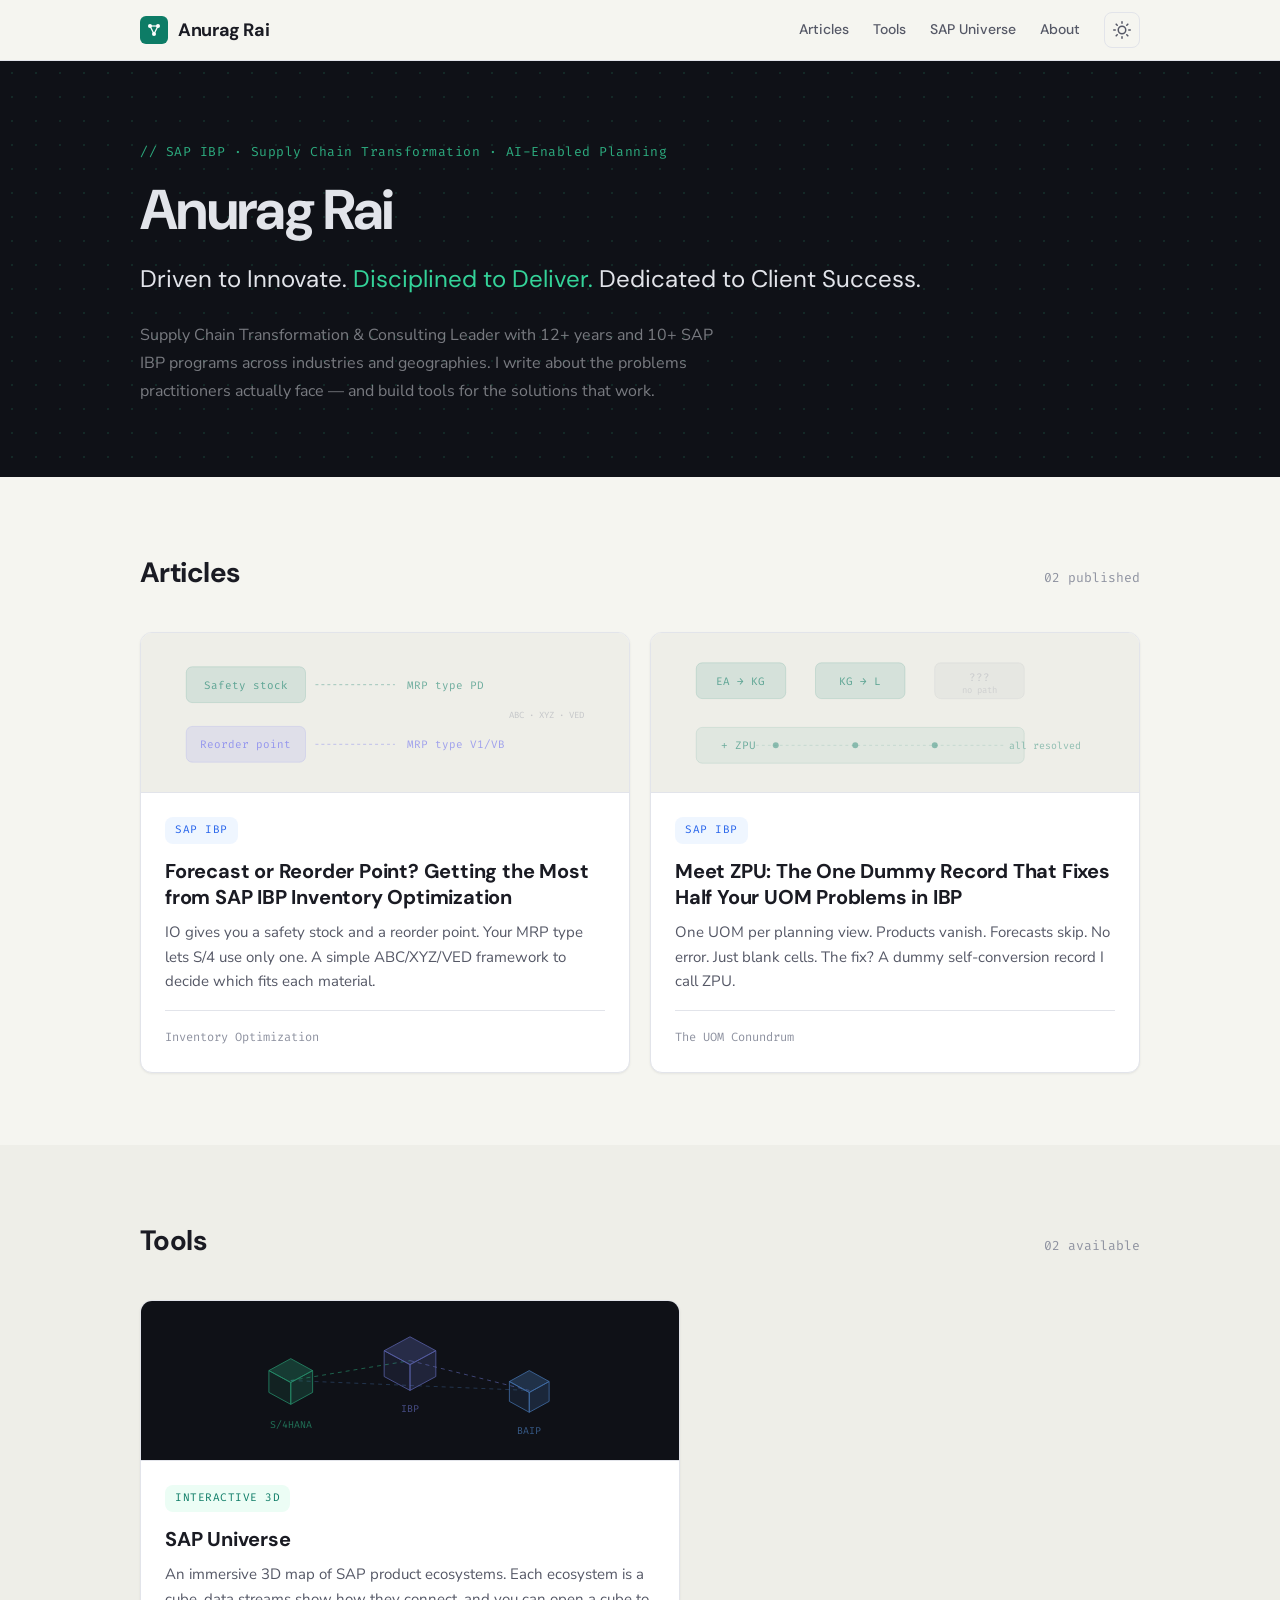
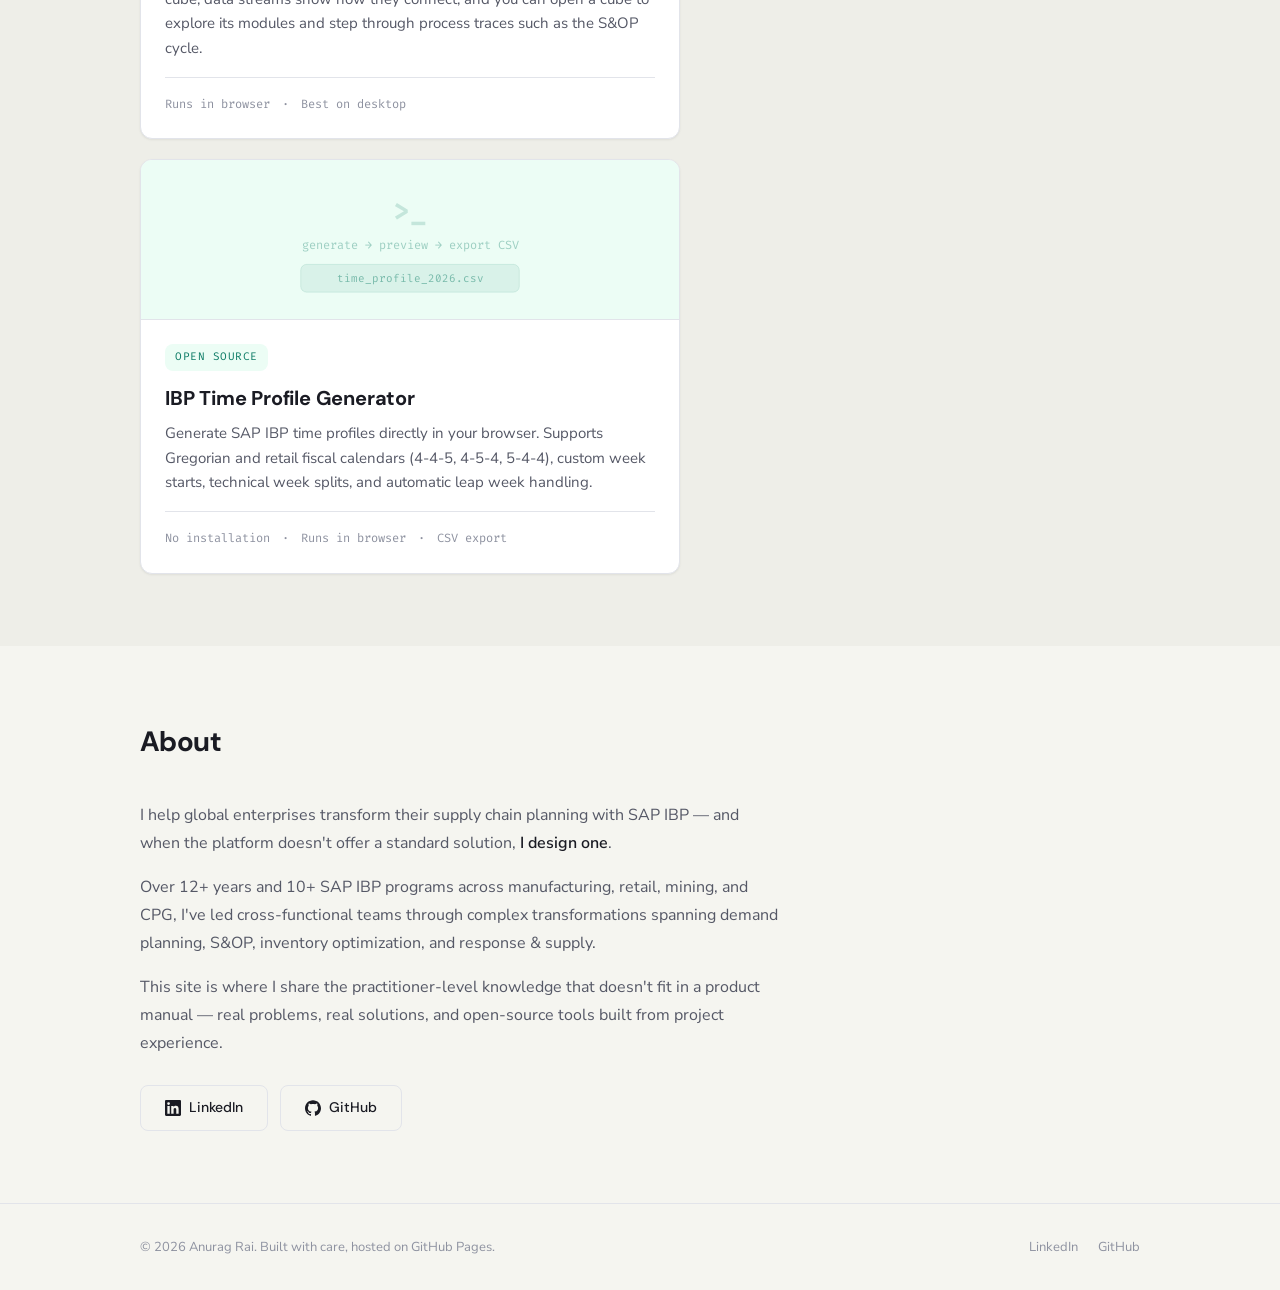
<file: index.html>
<!DOCTYPE html>
<html lang="en">
<head>
  <meta charset="UTF-8">
  <meta name="viewport" content="width=device-width, initial-scale=1.0">
  <title>Anurag Rai — SAP IBP &amp; Supply Chain Transformation</title>
  <meta name="description" content="Supply Chain Transformation & Consulting Leader. 12+ years, 10+ SAP IBP programs. Original articles, open-source tools, and practitioner insights.">
  <link rel="stylesheet" href="https://fonts.googleapis.com/css2?family=DM+Sans:wght@400;500;700&family=Nunito+Sans:wght@400;600&family=Fira+Code:wght@400&display=swap">
  <link rel="stylesheet" href="css/style.css">
</head>
<body>

  <header class="site-header">
    <div class="container">
      <a href="/" class="site-logo">
        <span class="logo-mark">
          <svg viewBox="0 0 16 16" fill="none" xmlns="http://www.w3.org/2000/svg">
            <circle cx="4" cy="4" r="2" fill="#fff"/>
            <circle cx="12" cy="4" r="2" fill="#fff"/>
            <circle cx="8" cy="12" r="2" fill="#fff"/>
            <line x1="4" y1="4" x2="12" y2="4" stroke="#fff" stroke-width="1.2"/>
            <line x1="4" y1="4" x2="8" y2="12" stroke="#fff" stroke-width="1.2"/>
            <line x1="12" y1="4" x2="8" y2="12" stroke="#fff" stroke-width="1.2"/>
          </svg>
        </span>
        Anurag Rai
      </a>
      <div class="header-right">
        <nav class="site-nav">
          <a href="#articles">Articles</a>
          <a href="#tools">Tools</a>
          <a href="/sap-universe/">SAP Universe</a>
          <a href="#about">About</a>
        </nav>
        <button class="theme-toggle" onclick="toggleTheme()" aria-label="Toggle theme">
          <svg class="icon-sun" viewBox="0 0 24 24" fill="none" stroke="currentColor" stroke-width="2" stroke-linecap="round"><circle cx="12" cy="12" r="5"/><path d="M12 1v2M12 21v2M4.22 4.22l1.42 1.42M18.36 18.36l1.42 1.42M1 12h2M21 12h2M4.22 19.78l1.42-1.42M18.36 5.64l1.42-1.42"/></svg>
          <svg class="icon-moon" viewBox="0 0 24 24" fill="none" stroke="currentColor" stroke-width="2" stroke-linecap="round"><path d="M21 12.79A9 9 0 1 1 11.21 3 7 7 0 0 0 21 12.79z"/></svg>
        </button>
      </div>
    </div>
  </header>

  <section class="hero">
    <div class="container">
      <p class="hero-label">// SAP IBP &middot; Supply Chain Transformation &middot; AI-Enabled Planning</p>
      <h1>Anurag Rai</h1>
      <p class="hero-tagline">
        Driven to Innovate.
        <span class="accent">Disciplined to Deliver.</span>
        Dedicated to Client Success.
      </p>
      <p class="hero-sub">Supply Chain Transformation &amp; Consulting Leader with 12+ years and 10+ SAP IBP programs across industries and geographies. I write about the problems practitioners actually face — and build tools for the solutions that work.</p>
    </div>
  </section>

  <section id="articles" class="section">
    <div class="container">
      <div class="section-header">
        <h2>Articles</h2>
        <span class="section-count">02 published</span>
      </div>
      <div class="card-grid card-grid-2">

        <a href="articles/io-forecast-or-reorder-point.html" class="card">
          <div class="card-preview">
            <svg viewBox="0 0 480 160" fill="none" xmlns="http://www.w3.org/2000/svg">
              <rect x="40" y="34" width="120" height="36" rx="6" fill="var(--accent)" fill-opacity="0.15" stroke="var(--accent)" stroke-width="0.5" stroke-opacity="0.4"/>
              <text x="100" y="56" text-anchor="middle" fill="var(--accent)" font-family="var(--font-mono)" font-size="11" opacity="0.9">Safety stock</text>
              <rect x="40" y="94" width="120" height="36" rx="6" fill="var(--accent-secondary)" fill-opacity="0.15" stroke="var(--accent-secondary)" stroke-width="0.5" stroke-opacity="0.4"/>
              <text x="100" y="116" text-anchor="middle" fill="var(--accent-secondary)" font-family="var(--font-mono)" font-size="11" opacity="0.9">Reorder point</text>
              <line x1="170" y1="52" x2="250" y2="52" stroke="var(--accent)" stroke-width="0.8" stroke-dasharray="3 3" opacity="0.6"/>
              <line x1="170" y1="112" x2="250" y2="112" stroke="var(--accent-secondary)" stroke-width="0.8" stroke-dasharray="3 3" opacity="0.6"/>
              <text x="262" y="56" fill="var(--accent)" font-family="var(--font-mono)" font-size="11" opacity="0.8">MRP type PD</text>
              <text x="262" y="116" fill="var(--accent-secondary)" font-family="var(--font-mono)" font-size="11" opacity="0.8">MRP type V1/VB</text>
              <text x="440" y="86" text-anchor="end" fill="var(--fg-muted)" font-family="var(--font-mono)" font-size="9" opacity="0.6">ABC · XYZ · VED</text>
            </svg>
          </div>
          <div class="card-body">
            <span class="card-tag tag-sap">SAP IBP</span>
            <h3>Forecast or Reorder Point? Getting the Most from SAP IBP Inventory Optimization</h3>
            <p>IO gives you a safety stock and a reorder point. Your MRP type lets S/4 use only one. A simple ABC/XYZ/VED framework to decide which fits each material.</p>
            <div class="card-meta">
              <span>Inventory Optimization</span>
            </div>
          </div>
        </a>

        <a href="articles/zpu-uom-conundrum.html" class="card">
          <div class="card-preview">
            <svg viewBox="0 0 480 160" fill="none" xmlns="http://www.w3.org/2000/svg">
              <rect x="40" y="30" width="90" height="36" rx="6" fill="var(--accent)" fill-opacity="0.15" stroke="var(--accent)" stroke-width="0.5" stroke-opacity="0.4"/>
              <text x="85" y="52" text-anchor="middle" fill="var(--accent)" font-family="var(--font-mono)" font-size="11" opacity="0.9">EA → KG</text>
              <rect x="160" y="30" width="90" height="36" rx="6" fill="var(--accent)" fill-opacity="0.15" stroke="var(--accent)" stroke-width="0.5" stroke-opacity="0.4"/>
              <text x="205" y="52" text-anchor="middle" fill="var(--accent)" font-family="var(--font-mono)" font-size="11" opacity="0.9">KG → L</text>
              <rect x="280" y="30" width="90" height="36" rx="6" fill="var(--fg-muted)" fill-opacity="0.1" stroke="var(--fg-muted)" stroke-width="0.5" stroke-opacity="0.3"/>
              <text x="325" y="48" text-anchor="middle" fill="var(--fg-muted)" font-family="var(--font-mono)" font-size="11" opacity="0.5">???</text>
              <text x="325" y="60" text-anchor="middle" fill="var(--fg-muted)" font-family="var(--font-mono)" font-size="9" opacity="0.4">no path</text>
              <rect x="40" y="95" width="330" height="36" rx="6" fill="var(--accent)" fill-opacity="0.08" stroke="var(--accent)" stroke-width="0.5" stroke-opacity="0.3"/>
              <text x="65" y="117" fill="var(--accent)" font-family="var(--font-mono)" font-size="11" opacity="0.8">+ ZPU</text>
              <line x1="100" y1="113" x2="350" y2="113" stroke="var(--accent)" stroke-width="0.5" stroke-dasharray="3 3" opacity="0.4"/>
              <circle cx="120" cy="113" r="3" fill="var(--accent)" opacity="0.6"/>
              <circle cx="200" cy="113" r="3" fill="var(--accent)" opacity="0.6"/>
              <circle cx="280" cy="113" r="3" fill="var(--accent)" opacity="0.6"/>
              <text x="355" y="117" fill="var(--accent)" font-family="var(--font-mono)" font-size="10" opacity="0.6">all resolved</text>
            </svg>
          </div>
          <div class="card-body">
            <span class="card-tag tag-sap">SAP IBP</span>
            <h3>Meet ZPU: The One Dummy Record That Fixes Half Your UOM Problems in IBP</h3>
            <p>One UOM per planning view. Products vanish. Forecasts skip. No error. Just blank cells. The fix? A dummy self-conversion record I call ZPU.</p>
            <div class="card-meta">
              <span>The UOM Conundrum</span>
            </div>
          </div>
        </a>


      </div>
    </div>
  </section>

  <section id="tools" class="section section-alt">
    <div class="container">
      <div class="section-header">
        <h2>Tools</h2>
        <span class="section-count">02 available</span>
      </div>
      <div class="card-grid">

        <a href="/sap-universe/" class="card" style="max-width: 540px;">
          <div class="card-preview" style="background: var(--hero-bg);">
            <svg viewBox="0 0 540 160" fill="none" xmlns="http://www.w3.org/2000/svg">
              <line x1="150" y1="80" x2="270" y2="60" stroke="#34D399" stroke-width="1" stroke-dasharray="4 4" opacity="0.6"/>
              <line x1="270" y1="60" x2="390" y2="90" stroke="#818CF8" stroke-width="1" stroke-dasharray="4 4" opacity="0.6"/>
              <line x1="150" y1="80" x2="390" y2="90" stroke="#60A5FA" stroke-width="1" stroke-dasharray="4 4" opacity="0.35"/>
              <g opacity="0.9">
                <polygon points="150,58 172,70 150,82 128,70" fill="#34D399" fill-opacity="0.35" stroke="#34D399" stroke-width="0.8"/>
                <polygon points="128,70 150,82 150,104 128,92" fill="#34D399" fill-opacity="0.15" stroke="#34D399" stroke-width="0.8"/>
                <polygon points="172,70 150,82 150,104 172,92" fill="#34D399" fill-opacity="0.25" stroke="#34D399" stroke-width="0.8"/>
                <polygon points="270,36 296,50 270,64 244,50" fill="#818CF8" fill-opacity="0.35" stroke="#818CF8" stroke-width="0.8"/>
                <polygon points="244,50 270,64 270,90 244,76" fill="#818CF8" fill-opacity="0.15" stroke="#818CF8" stroke-width="0.8"/>
                <polygon points="296,50 270,64 270,90 296,76" fill="#818CF8" fill-opacity="0.25" stroke="#818CF8" stroke-width="0.8"/>
                <polygon points="390,70 410,81 390,92 370,81" fill="#60A5FA" fill-opacity="0.35" stroke="#60A5FA" stroke-width="0.8"/>
                <polygon points="370,81 390,92 390,112 370,101" fill="#60A5FA" fill-opacity="0.15" stroke="#60A5FA" stroke-width="0.8"/>
                <polygon points="410,81 390,92 390,112 410,101" fill="#60A5FA" fill-opacity="0.25" stroke="#60A5FA" stroke-width="0.8"/>
              </g>
              <text x="150" y="128" text-anchor="middle" fill="#34D399" font-family="var(--font-mono)" font-size="10" opacity="0.7">S/4HANA</text>
              <text x="270" y="112" text-anchor="middle" fill="#818CF8" font-family="var(--font-mono)" font-size="10" opacity="0.7">IBP</text>
              <text x="390" y="134" text-anchor="middle" fill="#60A5FA" font-family="var(--font-mono)" font-size="10" opacity="0.7">BAIP</text>
            </svg>
          </div>
          <div class="card-body">
            <span class="card-tag tag-tool">Interactive 3D</span>
            <h3>SAP Universe</h3>
            <p>An immersive 3D map of SAP product ecosystems. Each ecosystem is a cube, data streams show how they connect, and you can open a cube to explore its modules and step through process traces such as the S&amp;OP cycle.</p>
            <div class="card-meta">
              <span>Runs in browser</span>
              <span class="card-meta-dot"></span>
              <span>Best on desktop</span>
            </div>
          </div>
        </a>

        <a href="tools/time-profile-generator.html" class="card" style="max-width: 540px;">
          <div class="card-preview" style="background: var(--accent-light);">
            <svg viewBox="0 0 540 160" fill="none" xmlns="http://www.w3.org/2000/svg">
              <text x="270" y="60" text-anchor="middle" fill="var(--accent)" font-family="var(--font-mono)" font-size="28" font-weight="700" opacity="0.25">&gt;_</text>
              <text x="270" y="90" text-anchor="middle" fill="var(--accent)" font-family="var(--font-mono)" font-size="12" opacity="0.5">generate → preview → export CSV</text>
              <rect x="160" y="105" width="220" height="28" rx="6" fill="var(--accent)" fill-opacity="0.12" stroke="var(--accent)" stroke-width="0.5" stroke-opacity="0.3"/>
              <text x="270" y="123" text-anchor="middle" fill="var(--accent)" font-family="var(--font-mono)" font-size="11" opacity="0.7">time_profile_2026.csv</text>
            </svg>
          </div>
          <div class="card-body">
            <span class="card-tag tag-tool">Open Source</span>
            <h3>IBP Time Profile Generator</h3>
            <p>Generate SAP IBP time profiles directly in your browser. Supports Gregorian and retail fiscal calendars (4-4-5, 4-5-4, 5-4-4), custom week starts, technical week splits, and automatic leap week handling.</p>
            <div class="card-meta">
              <span>No installation</span>
              <span class="card-meta-dot"></span>
              <span>Runs in browser</span>
              <span class="card-meta-dot"></span>
              <span>CSV export</span>
            </div>
          </div>
        </a>

      </div>
    </div>
  </section>

  <section id="about" class="section">
    <div class="container">
      <div class="section-header">
        <h2>About</h2>
      </div>
      <div class="about-content">
        <p>I help global enterprises transform their supply chain planning with SAP IBP — and when the platform doesn't offer a standard solution, <strong>I design one</strong>.</p>
        <p>Over 12+ years and 10+ SAP IBP programs across manufacturing, retail, mining, and CPG, I've led cross-functional teams through complex transformations spanning demand planning, S&amp;OP, inventory optimization, and response &amp; supply.</p>
        <p>This site is where I share the practitioner-level knowledge that doesn't fit in a product manual — real problems, real solutions, and open-source tools built from project experience.</p>
        <div class="connect-links">
          <a href="https://www.linkedin.com/in/anurag-rai-42561b7a/" target="_blank" rel="noopener" class="connect-btn">
            <svg viewBox="0 0 24 24" fill="currentColor"><path d="M20.447 20.452h-3.554v-5.569c0-1.328-.027-3.037-1.852-3.037-1.853 0-2.136 1.445-2.136 2.939v5.667H9.351V9h3.414v1.561h.046c.477-.9 1.637-1.85 3.37-1.85 3.601 0 4.267 2.37 4.267 5.455v6.286zM5.337 7.433a2.062 2.062 0 0 1-2.063-2.065 2.064 2.064 0 1 1 2.063 2.065zm1.782 13.019H3.555V9h3.564v11.452zM22.225 0H1.771C.792 0 0 .774 0 1.729v20.542C0 23.227.792 24 1.771 24h20.451C23.2 24 24 23.227 24 22.271V1.729C24 .774 23.2 0 22.222 0h.003z"/></svg>
            LinkedIn
          </a>
          <a href="https://github.com/AnuragRaiSCMSolutions" target="_blank" rel="noopener" class="connect-btn">
            <svg viewBox="0 0 24 24" fill="currentColor"><path d="M12 .297c-6.63 0-12 5.373-12 12 0 5.303 3.438 9.8 8.205 11.385.6.113.82-.258.82-.577 0-.285-.01-1.04-.015-2.04-3.338.724-4.042-1.61-4.042-1.61C4.422 18.07 3.633 17.7 3.633 17.7c-1.087-.744.084-.729.084-.729 1.205.084 1.838 1.236 1.838 1.236 1.07 1.835 2.809 1.305 3.495.998.108-.776.417-1.305.76-1.605-2.665-.3-5.466-1.332-5.466-5.93 0-1.31.465-2.38 1.235-3.22-.135-.303-.54-1.523.105-3.176 0 0 1.005-.322 3.3 1.23.96-.267 1.98-.399 3-.405 1.02.006 2.04.138 3 .405 2.28-1.552 3.285-1.23 3.285-1.23.645 1.653.24 2.873.12 3.176.765.84 1.23 1.91 1.23 3.22 0 4.61-2.805 5.625-5.475 5.92.42.36.81 1.096.81 2.22 0 1.606-.015 2.896-.015 3.286 0 .315.21.69.825.57C20.565 22.092 24 17.592 24 12.297c0-6.627-5.373-12-12-12"/></svg>
            GitHub
          </a>
        </div>
      </div>
    </div>
  </section>

  <footer class="site-footer">
    <div class="container">
      <p>&copy; 2026 Anurag Rai. Built with care, hosted on GitHub Pages.</p>
      <div class="footer-links">
        <a href="https://www.linkedin.com/in/anurag-rai-42561b7a/" target="_blank" rel="noopener">LinkedIn</a>
        <a href="https://github.com/AnuragRaiSCMSolutions" target="_blank" rel="noopener">GitHub</a>
      </div>
    </div>
  </footer>

  <script>
    function toggleTheme() {
      const root = document.documentElement;
      const current = root.getAttribute('data-theme');
      const prefersDark = window.matchMedia('(prefers-color-scheme: dark)').matches;
      let next;
      if (!current) {
        next = prefersDark ? 'light' : 'dark';
      } else if (current === 'dark') {
        next = 'light';
      } else {
        next = 'dark';
      }
      root.setAttribute('data-theme', next);
      try { localStorage.setItem('theme', next); } catch(e) {}
    }
    try {
      const saved = localStorage.getItem('theme');
      if (saved) document.documentElement.setAttribute('data-theme', saved);
    } catch(e) {}
  </script>

</body>
</html>
</file>
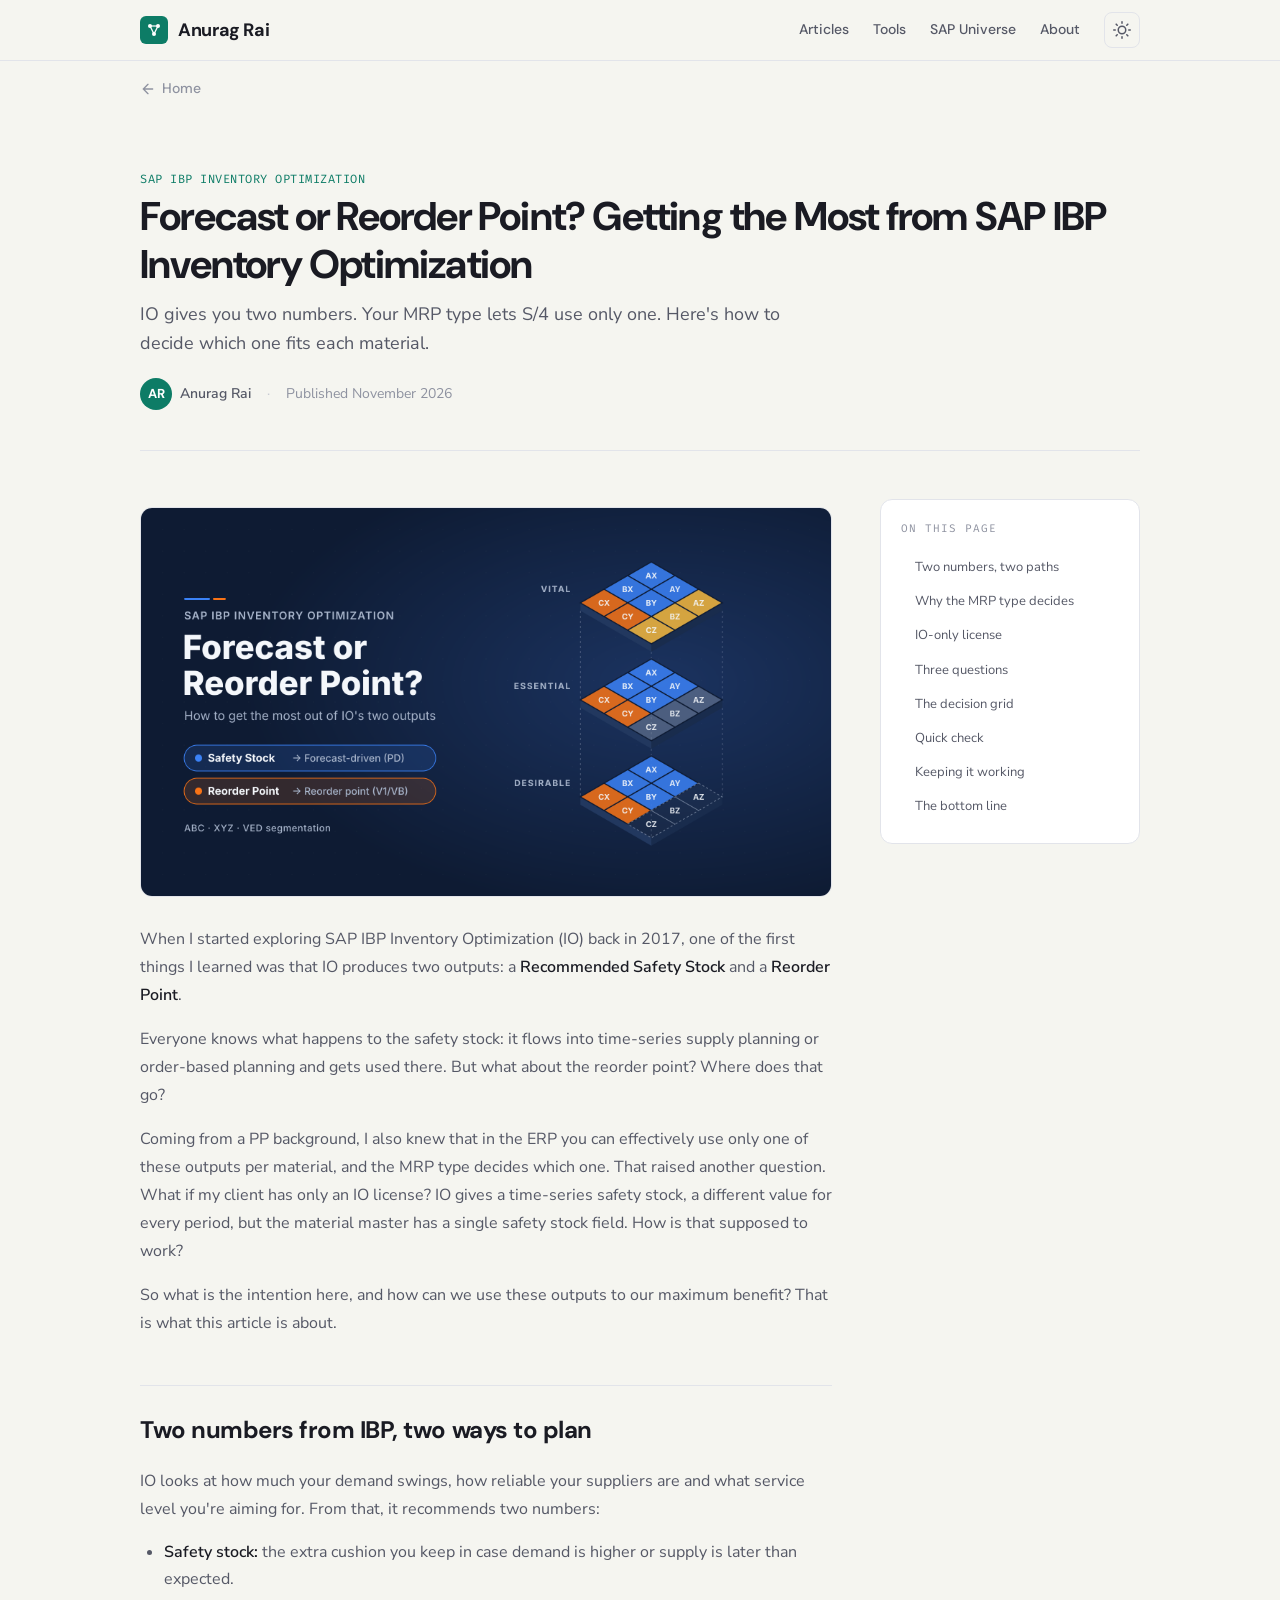
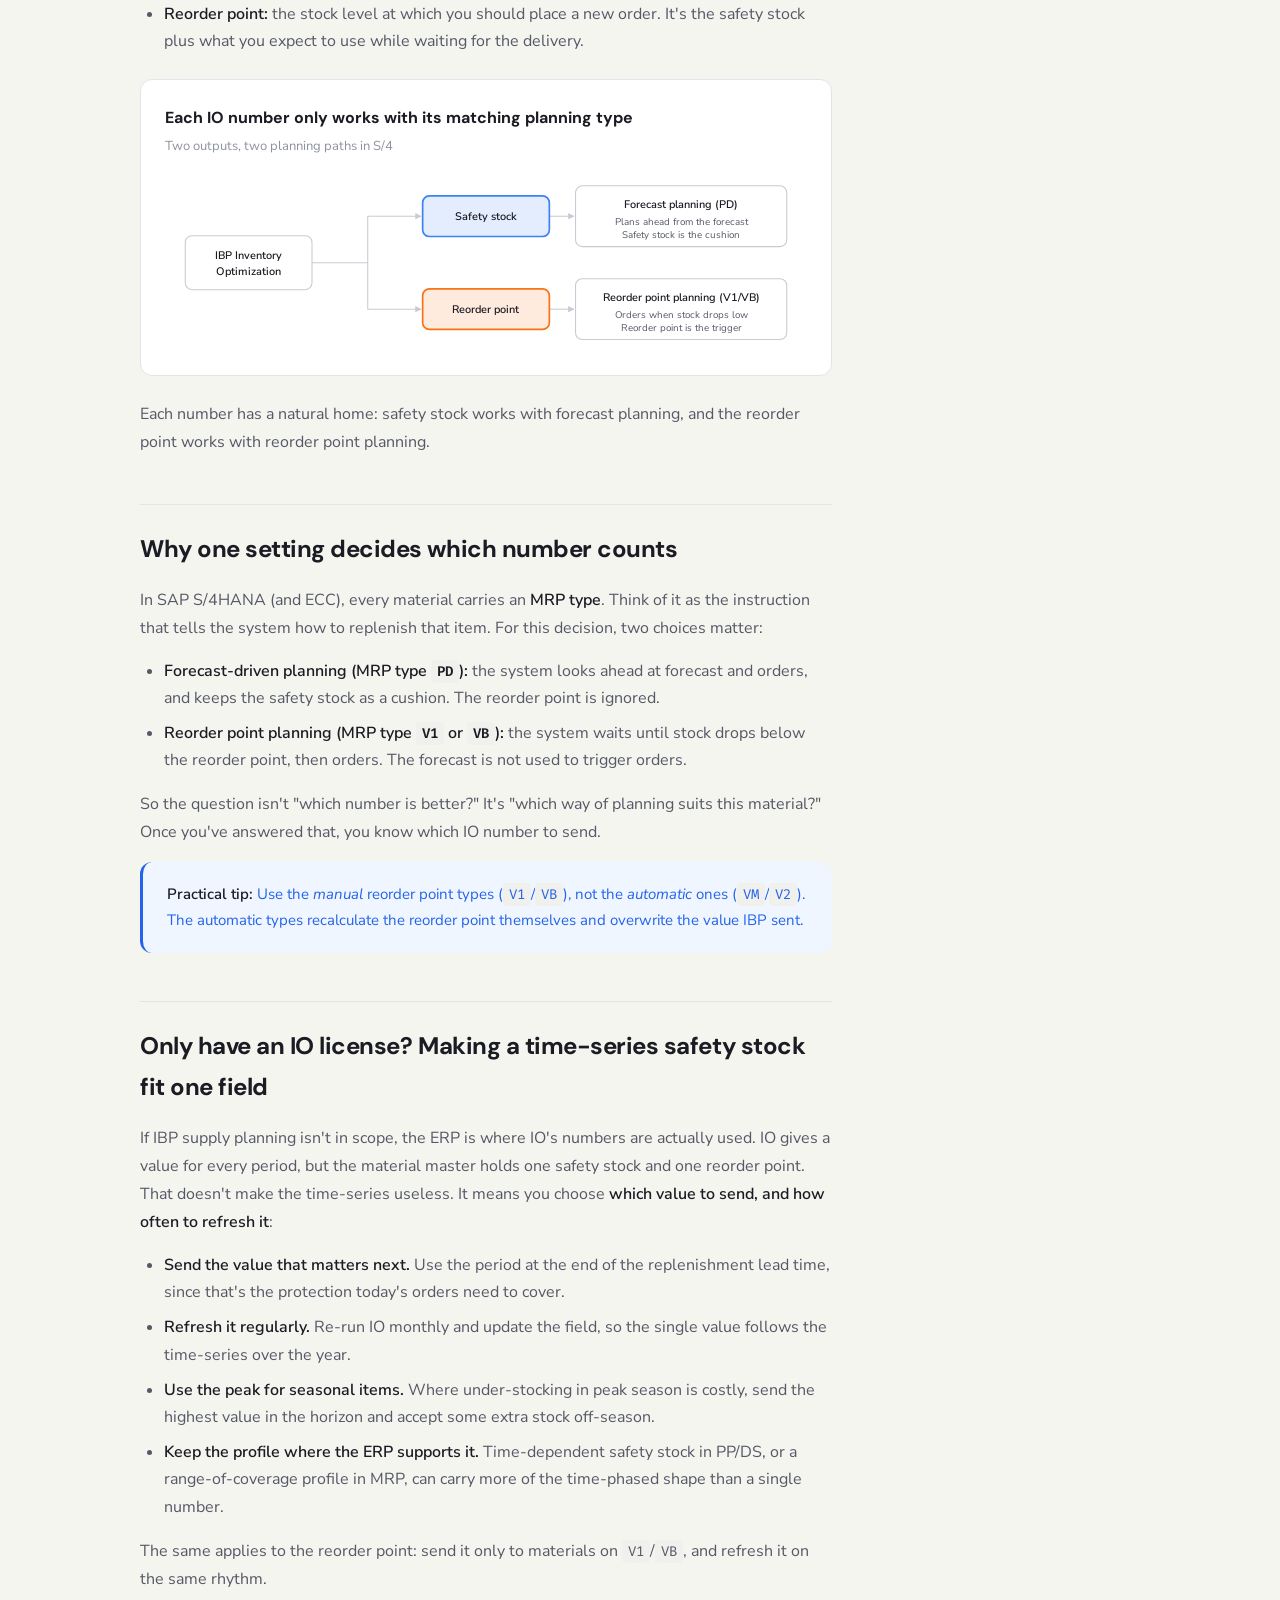
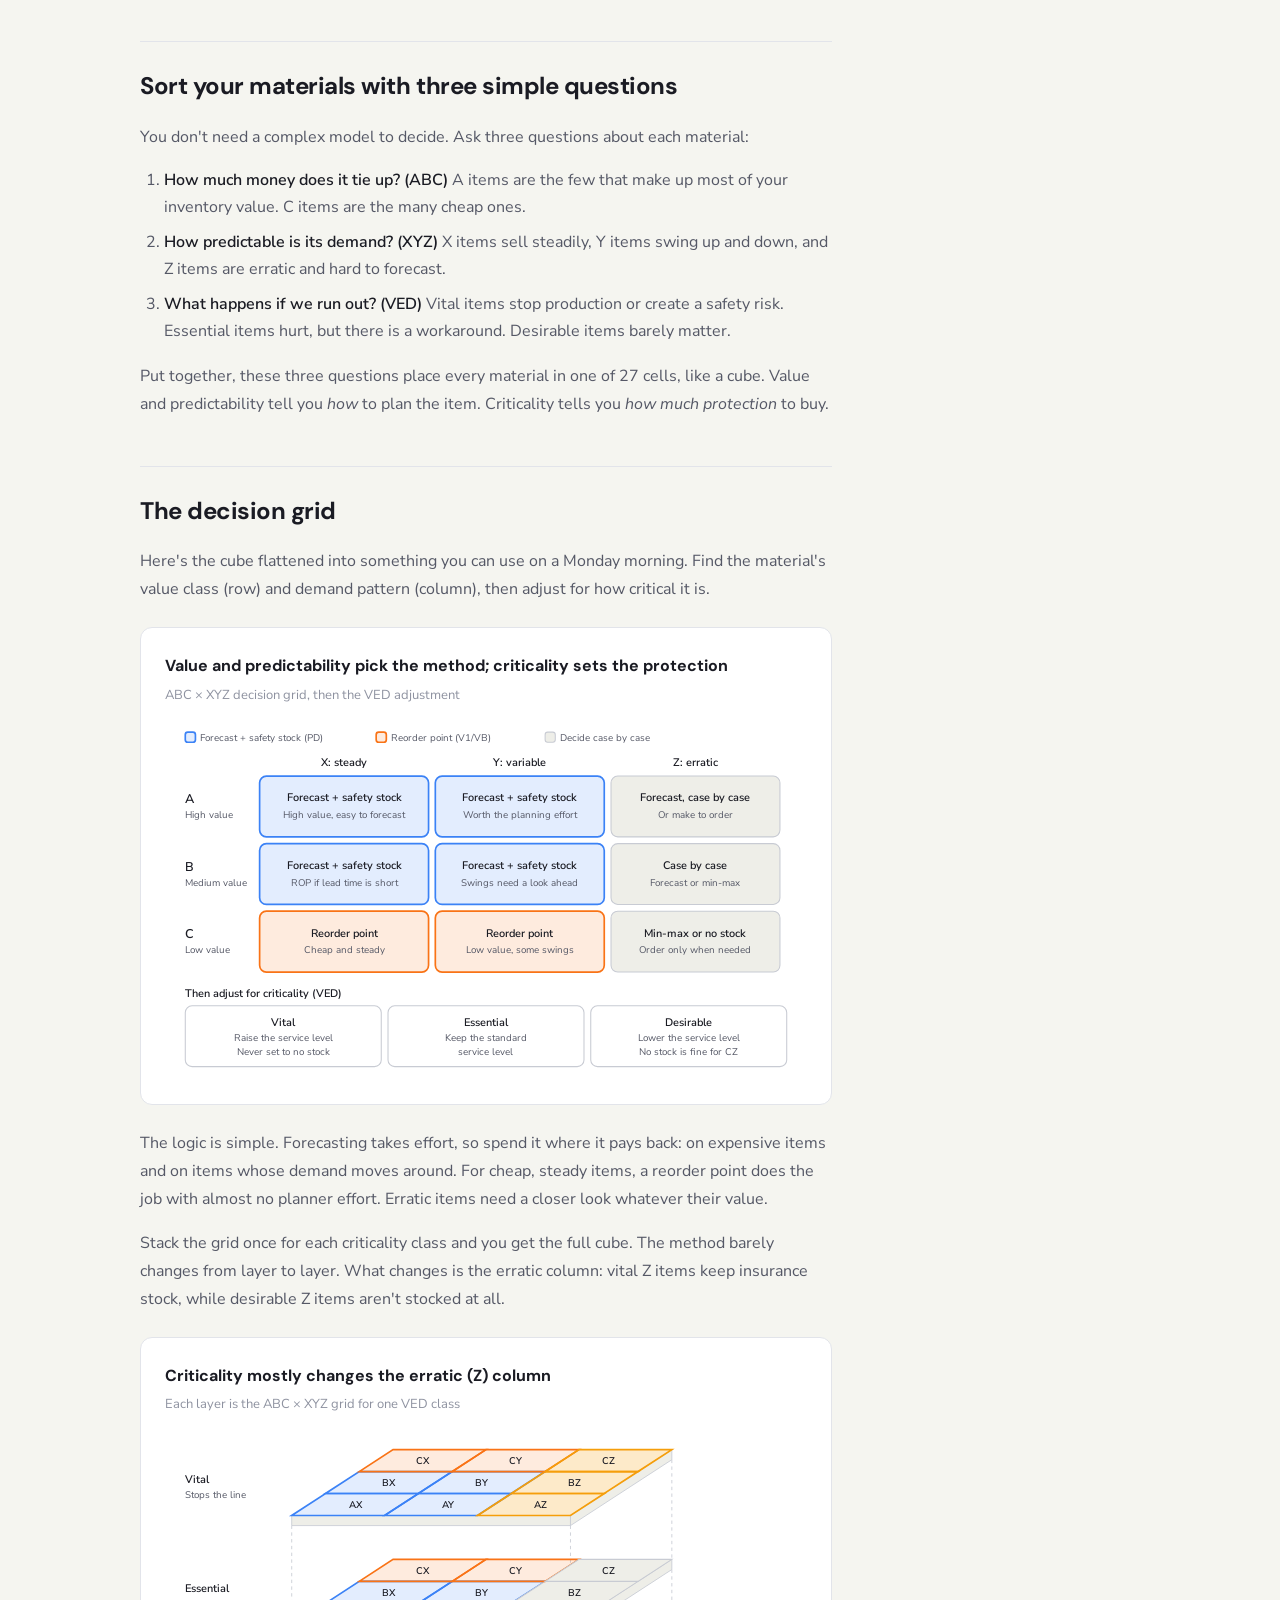
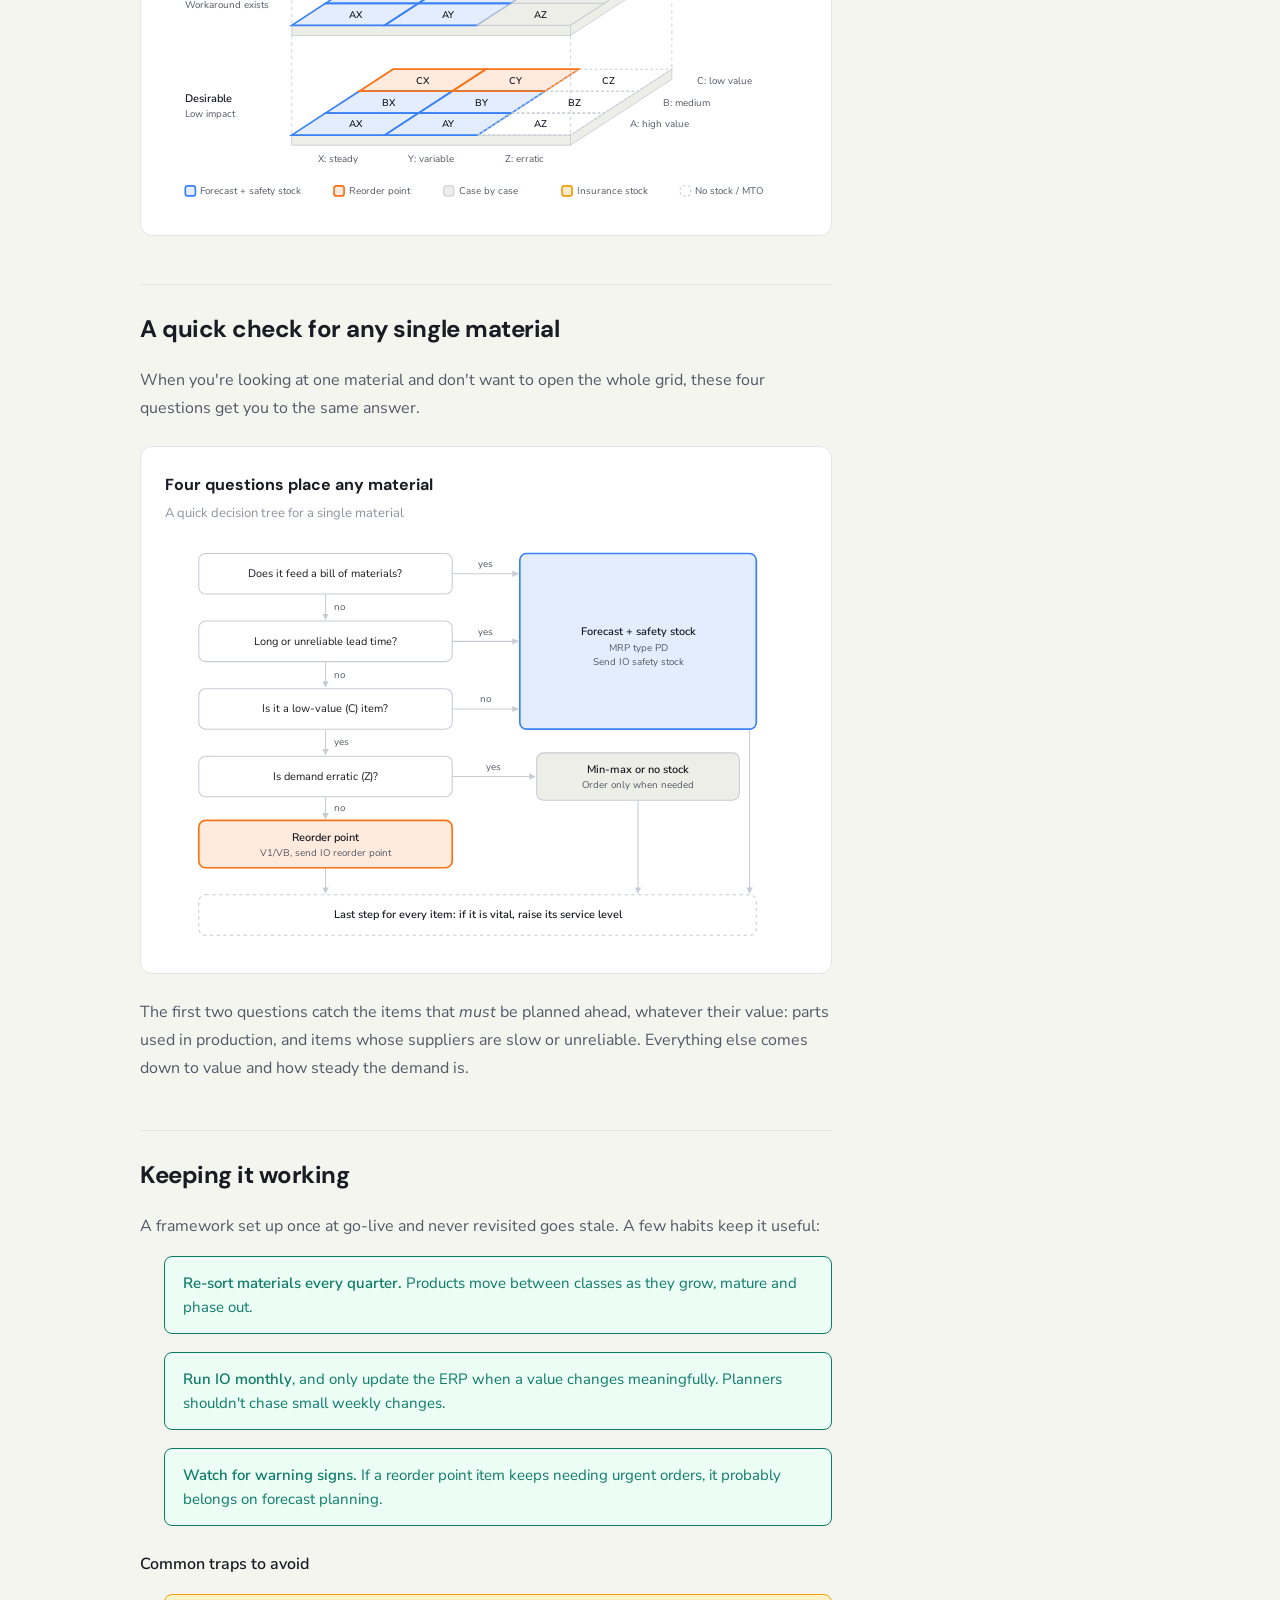
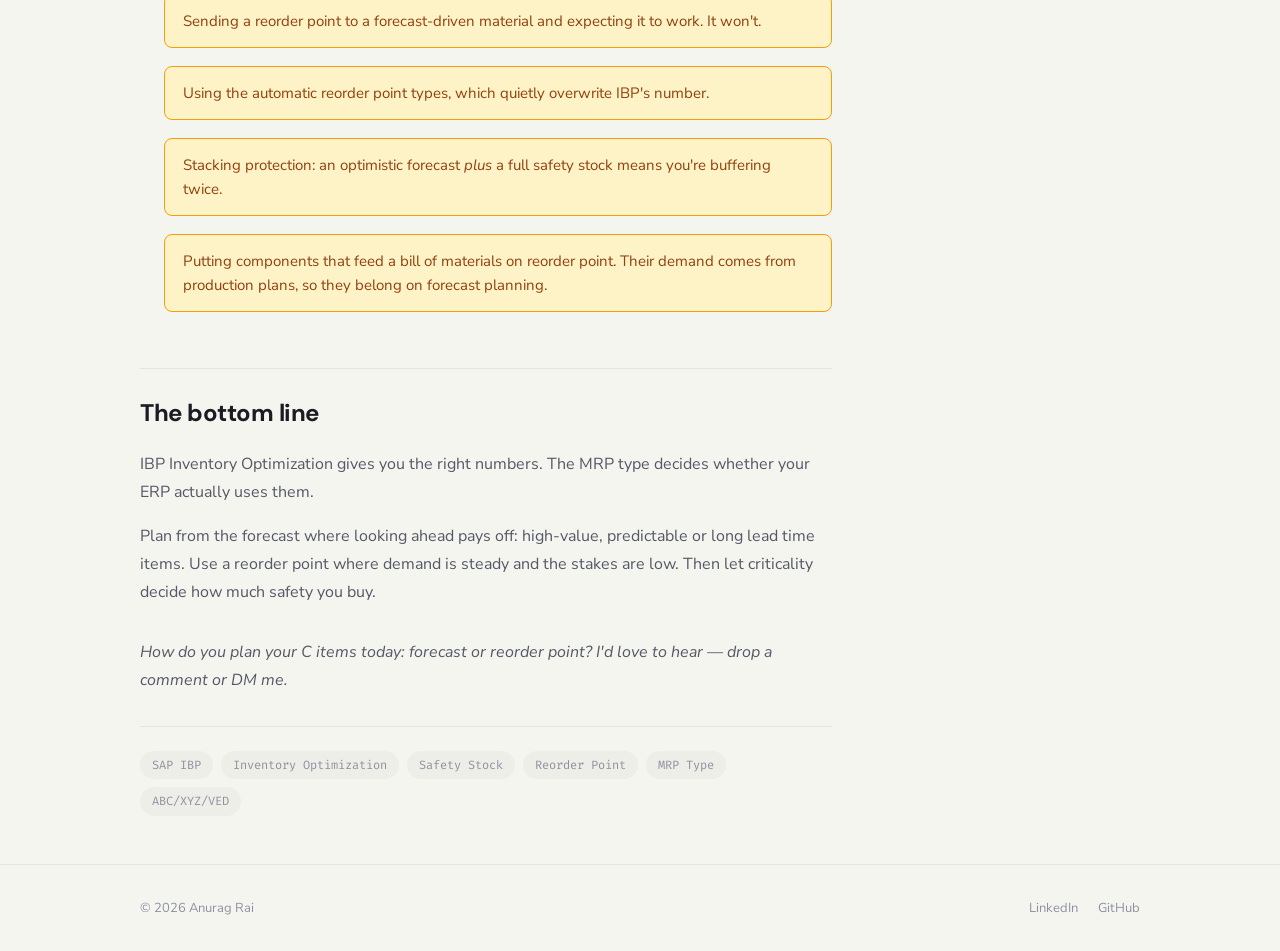
<file: articles/io-forecast-or-reorder-point.html>
<!DOCTYPE html>
<html lang="en">
<head>
<meta charset="UTF-8">
<meta name="viewport" content="width=device-width, initial-scale=1.0">
<title>Forecast or Reorder Point? Getting the Most from SAP IBP Inventory Optimization</title>
<meta name="description" content="IBP IO gives you a safety stock and a reorder point, but your MRP type lets S/4 use only one. A simple ABC/XYZ/VED framework to decide between PD and V1.">
<meta property="og:title" content="Forecast or Reorder Point? Getting the Most from SAP IBP Inventory Optimization">
<meta property="og:description" content="IBP IO gives you a safety stock and a reorder point, but your MRP type lets S/4 use only one. Here's how to decide which one fits each material.">
<meta property="og:image" content="https://anuragraiscmsolutions.github.io/images/io-forecast-or-reorder-point-cover.png">
<meta property="og:type" content="article">
<link rel="stylesheet" href="https://fonts.googleapis.com/css2?family=DM+Sans:wght@400;500;700&family=Nunito+Sans:wght@400;600&family=Fira+Code:wght@400&display=swap">
<link rel="stylesheet" href="../css/style.css">
<style>
  .problem-list, .solution-list { list-style: none; padding: 0; display: flex; flex-direction: column; gap: 10px; margin: 16px 0 20px; }
  .problem-list li { background: #FEF3C7; border: 1px solid #F59E0B; border-radius: var(--radius-sm); padding: 14px 18px; font-size: 15px; color: #92400E; line-height: 1.6; }
  .problem-list li strong { color: #92400E; }
  .solution-list li { background: var(--accent-light); border: 1px solid var(--accent); border-radius: var(--radius-sm); padding: 14px 18px; font-size: 15px; color: var(--accent); line-height: 1.6; }
  .solution-list li strong { color: var(--accent); }
  @media (prefers-color-scheme: dark) {
    :root:not([data-theme="light"]) .problem-list li { background: #422006; color: #FCD34D; border-color: #92400E; }
    :root:not([data-theme="light"]) .problem-list li strong { color: #FCD34D; }
  }
  :root[data-theme="dark"] .problem-list li { background: #422006; color: #FCD34D; border-color: #92400E; }
  :root[data-theme="dark"] .problem-list li strong { color: #FCD34D; }
  .article-cover { width: 100%; height: auto; border-radius: var(--radius); border: 1px solid var(--border); margin: 8px 0 28px; display: block; }
  .diagram { background: var(--surface); border: 1px solid var(--border); border-radius: var(--radius); padding: 24px; margin: 24px 0; overflow-x: auto; }
  .diagram-title { font-family: var(--font-heading); font-weight: 700; font-size: 16px; margin-bottom: 4px; }
  .diagram-subtitle { font-size: 13px; color: var(--fg-muted); margin-bottom: 16px; }
  svg.dg { width: 100%; min-width: 560px; height: auto; display: block; }
  svg.dg text { font-family: var(--font-body); }
  svg.dg .ink { fill: var(--fg); }
  svg.dg .quiet { fill: var(--fg-secondary); }
  svg.dg .box { fill: none; stroke: var(--border-strong); stroke-width: 1.25; }
  svg.dg .dashedbox { stroke-dasharray: 4 4; }
  svg.dg .conn path { fill: none; stroke: var(--border-strong); stroke-width: 1.25; }
  svg.dg .conn.dashed path { stroke-dasharray: 4 4; stroke-width: 1; }
  svg.dg .arrowhead { fill: var(--border-strong); }
  svg.dg .pd { fill: rgba(59,130,246,0.14); stroke: #3B82F6; stroke-width: 2; }
  svg.dg .rop { fill: rgba(249,115,22,0.14); stroke: #F97316; stroke-width: 2; }
  svg.dg .ins { fill: rgba(245,158,11,0.22); stroke: #F59E0B; stroke-width: 2; }
  svg.dg .case { fill: var(--bg-alt); stroke: var(--border-strong); stroke-width: 1.25; }
  svg.dg .nostock { fill: none; stroke: var(--border-strong); stroke-width: 1.25; stroke-dasharray: 3 3; }
  svg.dg .slab { fill: var(--bg-alt); stroke: var(--border-strong); stroke-width: 1; }
</style>
</head>
<body>

<header class="site-header">
  <div class="container">
    <a href="../" class="site-logo">
      <span class="logo-mark"><svg viewBox="0 0 16 16" fill="none"><circle cx="4" cy="4" r="2" fill="#fff"/><circle cx="12" cy="4" r="2" fill="#fff"/><circle cx="8" cy="12" r="2" fill="#fff"/><line x1="4" y1="4" x2="12" y2="4" stroke="#fff" stroke-width="1.2"/><line x1="4" y1="4" x2="8" y2="12" stroke="#fff" stroke-width="1.2"/><line x1="12" y1="4" x2="8" y2="12" stroke="#fff" stroke-width="1.2"/></svg></span>
      Anurag Rai
    </a>
    <div class="header-right">
      <nav class="site-nav">
        <a href="../#articles">Articles</a>
        <a href="../#tools">Tools</a>
        <a href="/sap-universe/">SAP Universe</a>
        <a href="../#about">About</a>
      </nav>
      <button class="theme-toggle" onclick="toggleTheme()" aria-label="Toggle theme">
        <svg class="icon-sun" viewBox="0 0 24 24" fill="none" stroke="currentColor" stroke-width="2" stroke-linecap="round"><circle cx="12" cy="12" r="5"/><path d="M12 1v2M12 21v2M4.22 4.22l1.42 1.42M18.36 18.36l1.42 1.42M1 12h2M21 12h2M4.22 19.78l1.42-1.42M18.36 5.64l1.42-1.42"/></svg>
        <svg class="icon-moon" viewBox="0 0 24 24" fill="none" stroke="currentColor" stroke-width="2" stroke-linecap="round"><path d="M21 12.79A9 9 0 1 1 11.21 3 7 7 0 0 0 21 12.79z"/></svg>
      </button>
    </div>
  </div>
</header>

<div class="container">
  <a href="../" class="back-link">
    <svg viewBox="0 0 24 24" fill="none" stroke="currentColor" stroke-width="2" stroke-linecap="round"><path d="M19 12H5M12 19l-7-7 7-7"/></svg>
    Home
  </a>

  <div class="article-hero">
    <span class="article-kicker">SAP IBP Inventory Optimization</span>
    <h1>Forecast or Reorder Point? Getting the Most from SAP IBP Inventory Optimization</h1>
    <p class="subtitle">IO gives you two numbers. Your MRP type lets S/4 use only one. Here's how to decide which one fits each material.</p>
    <div class="article-meta">
      <span class="author"><span class="avatar">AR</span> Anurag Rai</span>
      <span class="sep">&middot;</span>
      <span>Published November 2026</span>
    </div>
  </div>

  <div class="article-layout">
    <article class="article-content">

      <img class="article-cover" src="../images/io-forecast-or-reorder-point-cover.png" alt="Forecast or Reorder Point? Safety stock goes to forecast-driven planning (PD), reorder point goes to reorder point planning (V1/VB), shown beside a stacked ABC/XYZ/VED cube.">

      <p>When I started exploring SAP IBP Inventory Optimization (IO) back in 2017, one of the first things I learned was that IO produces two outputs: a <strong>Recommended Safety Stock</strong> and a <strong>Reorder Point</strong>.</p>

      <p>Everyone knows what happens to the safety stock: it flows into time-series supply planning or order-based planning and gets used there. But what about the reorder point? Where does that go?</p>

      <p>Coming from a PP background, I also knew that in the ERP you can effectively use only one of these outputs per material, and the MRP type decides which one. That raised another question. What if my client has only an IO license? IO gives a time-series safety stock, a different value for every period, but the material master has a single safety stock field. How is that supposed to work?</p>

      <p>So what is the intention here, and how can we use these outputs to our maximum benefit? That is what this article is about.</p>

      <h2 id="two-numbers">Two numbers from IBP, two ways to plan</h2>

      <p>IO looks at how much your demand swings, how reliable your suppliers are and what service level you're aiming for. From that, it recommends two numbers:</p>

      <ul>
        <li><strong>Safety stock:</strong> the extra cushion you keep in case demand is higher or supply is later than expected.</li>
        <li><strong>Reorder point:</strong> the stock level at which you should place a new order. It's the safety stock plus what you expect to use while waiting for the delivery.</li>
      </ul>

      <div class="diagram">
        <div class="diagram-title">Each IO number only works with its matching planning type</div>
        <div class="diagram-subtitle">Two outputs, two planning paths in S/4</div>
        <svg class="dg" viewBox="0 60 760 210" role="img" aria-label="Each IO number only works with its matching planning type"><defs><marker id="arr" viewBox="0 0 10 10" refX="9" refY="5" markerWidth="6" markerHeight="6" orient="auto-start-reverse"><path d="M0 0L10 5L0 10z" class="arrowhead"/></marker></defs><g class="conn"><path d="M174 165H240V110H303" marker-end="url(#arr)"/><path d="M240 165V220H303" marker-end="url(#arr)"/><path d="M455 110H484" marker-end="url(#arr)"/><path d="M455 220H484" marker-end="url(#arr)"/></g><rect x="24" y="133" width="150" height="64" rx="8" class="box"/><text x="99" y="161" class="ink" font-size="13" font-weight="600" text-anchor="middle">IBP Inventory</text><text x="99" y="179" class="ink" font-size="13" font-weight="600" text-anchor="middle">Optimization</text><rect x="305" y="86" width="150" height="48" rx="8" class="pd"/><text x="380" y="114" class="ink" font-size="13" font-weight="600" text-anchor="middle">Safety stock</text><rect x="305" y="196" width="150" height="48" rx="8" class="rop"/><text x="380" y="224" class="ink" font-size="13" font-weight="600" text-anchor="middle">Reorder point</text><rect x="486" y="74" width="250" height="72" rx="8" class="box"/><text x="611" y="100" class="ink" font-size="13" font-weight="600" text-anchor="middle">Forecast planning (PD)</text><text x="611" y="120" class="quiet" font-size="11.5" font-weight="400" text-anchor="middle">Plans ahead from the forecast</text><text x="611" y="136" class="quiet" font-size="11.5" font-weight="400" text-anchor="middle">Safety stock is the cushion</text><rect x="486" y="184" width="250" height="72" rx="8" class="box"/><text x="611" y="210" class="ink" font-size="13" font-weight="600" text-anchor="middle">Reorder point planning (V1/VB)</text><text x="611" y="230" class="quiet" font-size="11.5" font-weight="400" text-anchor="middle">Orders when stock drops low</text><text x="611" y="246" class="quiet" font-size="11.5" font-weight="400" text-anchor="middle">Reorder point is the trigger</text></svg>
      </div>

      <p>Each number has a natural home: safety stock works with forecast planning, and the reorder point works with reorder point planning.</p>

      <h2 id="mrp-type">Why one setting decides which number counts</h2>

      <p>In SAP S/4HANA (and ECC), every material carries an <strong>MRP type</strong>. Think of it as the instruction that tells the system how to replenish that item. For this decision, two choices matter:</p>

      <ul>
        <li><strong>Forecast-driven planning (MRP type <code>PD</code>):</strong> the system looks ahead at forecast and orders, and keeps the safety stock as a cushion. The reorder point is ignored.</li>
        <li><strong>Reorder point planning (MRP type <code>V1</code> or <code>VB</code>):</strong> the system waits until stock drops below the reorder point, then orders. The forecast is not used to trigger orders.</li>
      </ul>

      <p>So the question isn't "which number is better?" It's "which way of planning suits this material?" Once you've answered that, you know which IO number to send.</p>

      <div class="callout callout-info">
        <strong>Practical tip:</strong> Use the <em>manual</em> reorder point types (<code>V1</code>/<code>VB</code>), not the <em>automatic</em> ones (<code>VM</code>/<code>V2</code>). The automatic types recalculate the reorder point themselves and overwrite the value IBP sent.
      </div>

      <h2 id="io-only">Only have an IO license? Making a time-series safety stock fit one field</h2>

      <p>If IBP supply planning isn't in scope, the ERP is where IO's numbers are actually used. IO gives a value for every period, but the material master holds one safety stock and one reorder point. That doesn't make the time-series useless. It means you choose <strong>which value to send, and how often to refresh it</strong>:</p>

      <ul>
        <li><strong>Send the value that matters next.</strong> Use the period at the end of the replenishment lead time, since that's the protection today's orders need to cover.</li>
        <li><strong>Refresh it regularly.</strong> Re-run IO monthly and update the field, so the single value follows the time-series over the year.</li>
        <li><strong>Use the peak for seasonal items.</strong> Where under-stocking in peak season is costly, send the highest value in the horizon and accept some extra stock off-season.</li>
        <li><strong>Keep the profile where the ERP supports it.</strong> Time-dependent safety stock in PP/DS, or a range-of-coverage profile in MRP, can carry more of the time-phased shape than a single number.</li>
      </ul>

      <p>The same applies to the reorder point: send it only to materials on <code>V1</code>/<code>VB</code>, and refresh it on the same rhythm.</p>

      <h2 id="sorting">Sort your materials with three simple questions</h2>

      <p>You don't need a complex model to decide. Ask three questions about each material:</p>

      <ol>
        <li><strong>How much money does it tie up? (ABC)</strong> A items are the few that make up most of your inventory value. C items are the many cheap ones.</li>
        <li><strong>How predictable is its demand? (XYZ)</strong> X items sell steadily, Y items swing up and down, and Z items are erratic and hard to forecast.</li>
        <li><strong>What happens if we run out? (VED)</strong> Vital items stop production or create a safety risk. Essential items hurt, but there is a workaround. Desirable items barely matter.</li>
      </ol>

      <p>Put together, these three questions place every material in one of 27 cells, like a cube. Value and predictability tell you <em>how</em> to plan the item. Criticality tells you <em>how much protection</em> to buy.</p>

      <h2 id="grid">The decision grid</h2>

      <p>Here's the cube flattened into something you can use on a Monday morning. Find the material's value class (row) and demand pattern (column), then adjust for how critical it is.</p>

      <div class="diagram">
        <div class="diagram-title">Value and predictability pick the method; criticality sets the protection</div>
        <div class="diagram-subtitle">ABC × XYZ decision grid, then the VED adjustment</div>
        <svg class="dg" viewBox="0 36 760 424" role="img" aria-label="Decision grid: ABC by XYZ, then adjust for VED"><defs><marker id="arr" viewBox="0 0 10 10" refX="9" refY="5" markerWidth="6" markerHeight="6" orient="auto-start-reverse"><path d="M0 0L10 5L0 10z" class="arrowhead"/></marker></defs><rect x="24" y="48" width="12" height="12" rx="3" class="pd"/><text x="42" y="58" class="quiet" font-size="11.5" font-weight="400" text-anchor="start">Forecast + safety stock (PD)</text><rect x="250" y="48" width="12" height="12" rx="3" class="rop"/><text x="268" y="58" class="quiet" font-size="11.5" font-weight="400" text-anchor="start">Reorder point (V1/VB)</text><rect x="450" y="48" width="12" height="12" rx="3" class="case"/><text x="468" y="58" class="quiet" font-size="11.5" font-weight="400" text-anchor="start">Decide case by case</text><text x="212" y="88" class="ink" font-size="13" font-weight="600" text-anchor="middle">X: steady</text><text x="420" y="88" class="ink" font-size="13" font-weight="600" text-anchor="middle">Y: variable</text><text x="628" y="88" class="ink" font-size="13" font-weight="600" text-anchor="middle">Z: erratic</text><text x="24" y="132" class="ink" font-size="15" font-weight="600" text-anchor="start">A</text><text x="24" y="150" class="quiet" font-size="11.5" font-weight="400" text-anchor="start">High value</text><rect x="112" y="100" width="200" height="72" rx="8" class="pd"/><text x="212" y="130" class="ink" font-size="13" font-weight="600" text-anchor="middle">Forecast + safety stock</text><text x="212" y="150" class="quiet" font-size="11.5" font-weight="400" text-anchor="middle">High value, easy to forecast</text><rect x="320" y="100" width="200" height="72" rx="8" class="pd"/><text x="420" y="130" class="ink" font-size="13" font-weight="600" text-anchor="middle">Forecast + safety stock</text><text x="420" y="150" class="quiet" font-size="11.5" font-weight="400" text-anchor="middle">Worth the planning effort</text><rect x="528" y="100" width="200" height="72" rx="8" class="case"/><text x="628" y="130" class="ink" font-size="13" font-weight="600" text-anchor="middle">Forecast, case by case</text><text x="628" y="150" class="quiet" font-size="11.5" font-weight="400" text-anchor="middle">Or make to order</text><text x="24" y="212" class="ink" font-size="15" font-weight="600" text-anchor="start">B</text><text x="24" y="230" class="quiet" font-size="11.5" font-weight="400" text-anchor="start">Medium value</text><rect x="112" y="180" width="200" height="72" rx="8" class="pd"/><text x="212" y="210" class="ink" font-size="13" font-weight="600" text-anchor="middle">Forecast + safety stock</text><text x="212" y="230" class="quiet" font-size="11.5" font-weight="400" text-anchor="middle">ROP if lead time is short</text><rect x="320" y="180" width="200" height="72" rx="8" class="pd"/><text x="420" y="210" class="ink" font-size="13" font-weight="600" text-anchor="middle">Forecast + safety stock</text><text x="420" y="230" class="quiet" font-size="11.5" font-weight="400" text-anchor="middle">Swings need a look ahead</text><rect x="528" y="180" width="200" height="72" rx="8" class="case"/><text x="628" y="210" class="ink" font-size="13" font-weight="600" text-anchor="middle">Case by case</text><text x="628" y="230" class="quiet" font-size="11.5" font-weight="400" text-anchor="middle">Forecast or min-max</text><text x="24" y="292" class="ink" font-size="15" font-weight="600" text-anchor="start">C</text><text x="24" y="310" class="quiet" font-size="11.5" font-weight="400" text-anchor="start">Low value</text><rect x="112" y="260" width="200" height="72" rx="8" class="rop"/><text x="212" y="290" class="ink" font-size="13" font-weight="600" text-anchor="middle">Reorder point</text><text x="212" y="310" class="quiet" font-size="11.5" font-weight="400" text-anchor="middle">Cheap and steady</text><rect x="320" y="260" width="200" height="72" rx="8" class="rop"/><text x="420" y="290" class="ink" font-size="13" font-weight="600" text-anchor="middle">Reorder point</text><text x="420" y="310" class="quiet" font-size="11.5" font-weight="400" text-anchor="middle">Low value, some swings</text><rect x="528" y="260" width="200" height="72" rx="8" class="case"/><text x="628" y="290" class="ink" font-size="13" font-weight="600" text-anchor="middle">Min-max or no stock</text><text x="628" y="310" class="quiet" font-size="11.5" font-weight="400" text-anchor="middle">Order only when needed</text><text x="24" y="362" class="ink" font-size="13" font-weight="600" text-anchor="start">Then adjust for criticality (VED)</text><rect x="24" y="372" width="232" height="72" rx="8" class="box"/><text x="140" y="396" class="ink" font-size="13" font-weight="600" text-anchor="middle">Vital</text><text x="140" y="414" class="quiet" font-size="11.5" font-weight="400" text-anchor="middle">Raise the service level</text><text x="140" y="430" class="quiet" font-size="11.5" font-weight="400" text-anchor="middle">Never set to no stock</text><rect x="264" y="372" width="232" height="72" rx="8" class="box"/><text x="380" y="396" class="ink" font-size="13" font-weight="600" text-anchor="middle">Essential</text><text x="380" y="414" class="quiet" font-size="11.5" font-weight="400" text-anchor="middle">Keep the standard</text><text x="380" y="430" class="quiet" font-size="11.5" font-weight="400" text-anchor="middle">service level</text><rect x="504" y="372" width="232" height="72" rx="8" class="box"/><text x="620" y="396" class="ink" font-size="13" font-weight="600" text-anchor="middle">Desirable</text><text x="620" y="414" class="quiet" font-size="11.5" font-weight="400" text-anchor="middle">Lower the service level</text><text x="620" y="430" class="quiet" font-size="11.5" font-weight="400" text-anchor="middle">No stock is fine for CZ</text></svg>
      </div>

      <p>The logic is simple. Forecasting takes effort, so spend it where it pays back: on expensive items and on items whose demand moves around. For cheap, steady items, a reorder point does the job with almost no planner effort. Erratic items need a closer look whatever their value.</p>

      <p>Stack the grid once for each criticality class and you get the full cube. The method barely changes from layer to layer. What changes is the erratic column: vital Z items keep insurance stock, while desirable Z items aren't stocked at all.</p>

      <div class="diagram">
        <div class="diagram-title">Criticality mostly changes the erratic (Z) column</div>
        <div class="diagram-subtitle">Each layer is the ABC × XYZ grid for one VED class</div>
        <svg class="dg" viewBox="0 70 760 450" role="img" aria-label="3D cube of ABC by XYZ by VED"><defs><marker id="arr" viewBox="0 0 10 10" refX="9" refY="5" markerWidth="6" markerHeight="6" orient="auto-start-reverse"><path d="M0 0L10 5L0 10z" class="arrowhead"/></marker></defs><g class="conn dashed"><path d="M150 182V300M480 182V300M600 104V222"/><path d="M150 312V430M480 312V430M600 234V352"/></g><polygon points="150,170 480,170 480,182 150,182" class="slab"/><polygon points="480,170 600,92 600,104 480,182" class="slab"/><polygon points="150,170 260,170 300,144 190,144" class="pd"/><text x="225.0" y="161.0" class="ink" font-size="11.5" font-weight="600" text-anchor="middle">AX</text><polygon points="260,170 370,170 410,144 300,144" class="pd"/><text x="335.0" y="161.0" class="ink" font-size="11.5" font-weight="600" text-anchor="middle">AY</text><polygon points="370,170 480,170 520,144 410,144" class="ins"/><text x="445.0" y="161.0" class="ink" font-size="11.5" font-weight="600" text-anchor="middle">AZ</text><polygon points="190,144 300,144 340,118 230,118" class="pd"/><text x="265.0" y="135.0" class="ink" font-size="11.5" font-weight="600" text-anchor="middle">BX</text><polygon points="300,144 410,144 450,118 340,118" class="pd"/><text x="375.0" y="135.0" class="ink" font-size="11.5" font-weight="600" text-anchor="middle">BY</text><polygon points="410,144 520,144 560,118 450,118" class="ins"/><text x="485.0" y="135.0" class="ink" font-size="11.5" font-weight="600" text-anchor="middle">BZ</text><polygon points="230,118 340,118 380,92 270,92" class="rop"/><text x="305.0" y="109.0" class="ink" font-size="11.5" font-weight="600" text-anchor="middle">CX</text><polygon points="340,118 450,118 490,92 380,92" class="rop"/><text x="415.0" y="109.0" class="ink" font-size="11.5" font-weight="600" text-anchor="middle">CY</text><polygon points="450,118 560,118 600,92 490,92" class="ins"/><text x="525.0" y="109.0" class="ink" font-size="11.5" font-weight="600" text-anchor="middle">CZ</text><text x="24" y="131" class="ink" font-size="13" font-weight="600" text-anchor="start">Vital</text><text x="24" y="149" class="quiet" font-size="11.5" font-weight="400" text-anchor="start">Stops the line</text><polygon points="150,300 480,300 480,312 150,312" class="slab"/><polygon points="480,300 600,222 600,234 480,312" class="slab"/><polygon points="150,300 260,300 300,274 190,274" class="pd"/><text x="225.0" y="291.0" class="ink" font-size="11.5" font-weight="600" text-anchor="middle">AX</text><polygon points="260,300 370,300 410,274 300,274" class="pd"/><text x="335.0" y="291.0" class="ink" font-size="11.5" font-weight="600" text-anchor="middle">AY</text><polygon points="370,300 480,300 520,274 410,274" class="case"/><text x="445.0" y="291.0" class="ink" font-size="11.5" font-weight="600" text-anchor="middle">AZ</text><polygon points="190,274 300,274 340,248 230,248" class="pd"/><text x="265.0" y="265.0" class="ink" font-size="11.5" font-weight="600" text-anchor="middle">BX</text><polygon points="300,274 410,274 450,248 340,248" class="pd"/><text x="375.0" y="265.0" class="ink" font-size="11.5" font-weight="600" text-anchor="middle">BY</text><polygon points="410,274 520,274 560,248 450,248" class="case"/><text x="485.0" y="265.0" class="ink" font-size="11.5" font-weight="600" text-anchor="middle">BZ</text><polygon points="230,248 340,248 380,222 270,222" class="rop"/><text x="305.0" y="239.0" class="ink" font-size="11.5" font-weight="600" text-anchor="middle">CX</text><polygon points="340,248 450,248 490,222 380,222" class="rop"/><text x="415.0" y="239.0" class="ink" font-size="11.5" font-weight="600" text-anchor="middle">CY</text><polygon points="450,248 560,248 600,222 490,222" class="case"/><text x="525.0" y="239.0" class="ink" font-size="11.5" font-weight="600" text-anchor="middle">CZ</text><text x="24" y="261" class="ink" font-size="13" font-weight="600" text-anchor="start">Essential</text><text x="24" y="279" class="quiet" font-size="11.5" font-weight="400" text-anchor="start">Workaround exists</text><polygon points="150,430 480,430 480,442 150,442" class="slab"/><polygon points="480,430 600,352 600,364 480,442" class="slab"/><polygon points="150,430 260,430 300,404 190,404" class="pd"/><text x="225.0" y="421.0" class="ink" font-size="11.5" font-weight="600" text-anchor="middle">AX</text><polygon points="260,430 370,430 410,404 300,404" class="pd"/><text x="335.0" y="421.0" class="ink" font-size="11.5" font-weight="600" text-anchor="middle">AY</text><polygon points="370,430 480,430 520,404 410,404" class="nostock"/><text x="445.0" y="421.0" class="ink" font-size="11.5" font-weight="600" text-anchor="middle">AZ</text><polygon points="190,404 300,404 340,378 230,378" class="pd"/><text x="265.0" y="395.0" class="ink" font-size="11.5" font-weight="600" text-anchor="middle">BX</text><polygon points="300,404 410,404 450,378 340,378" class="pd"/><text x="375.0" y="395.0" class="ink" font-size="11.5" font-weight="600" text-anchor="middle">BY</text><polygon points="410,404 520,404 560,378 450,378" class="nostock"/><text x="485.0" y="395.0" class="ink" font-size="11.5" font-weight="600" text-anchor="middle">BZ</text><polygon points="230,378 340,378 380,352 270,352" class="rop"/><text x="305.0" y="369.0" class="ink" font-size="11.5" font-weight="600" text-anchor="middle">CX</text><polygon points="340,378 450,378 490,352 380,352" class="rop"/><text x="415.0" y="369.0" class="ink" font-size="11.5" font-weight="600" text-anchor="middle">CY</text><polygon points="450,378 560,378 600,352 490,352" class="nostock"/><text x="525.0" y="369.0" class="ink" font-size="11.5" font-weight="600" text-anchor="middle">CZ</text><text x="24" y="391" class="ink" font-size="13" font-weight="600" text-anchor="start">Desirable</text><text x="24" y="409" class="quiet" font-size="11.5" font-weight="400" text-anchor="start">Low impact</text><text x="205" y="462" class="quiet" font-size="11.5" font-weight="400" text-anchor="middle">X: steady</text><text x="315" y="462" class="quiet" font-size="11.5" font-weight="400" text-anchor="middle">Y: variable</text><text x="425" y="462" class="quiet" font-size="11.5" font-weight="400" text-anchor="middle">Z: erratic</text><text x="550" y="421" class="quiet" font-size="11.5" font-weight="400" text-anchor="start">A: high value</text><text x="590" y="395" class="quiet" font-size="11.5" font-weight="400" text-anchor="start">B: medium</text><text x="630" y="369" class="quiet" font-size="11.5" font-weight="400" text-anchor="start">C: low value</text><rect x="24" y="490" width="12" height="12" rx="3" class="pd"/><text x="42" y="500" class="quiet" font-size="11.5" font-weight="400" text-anchor="start">Forecast + safety stock</text><rect x="200" y="490" width="12" height="12" rx="3" class="rop"/><text x="218" y="500" class="quiet" font-size="11.5" font-weight="400" text-anchor="start">Reorder point</text><rect x="330" y="490" width="12" height="12" rx="3" class="case"/><text x="348" y="500" class="quiet" font-size="11.5" font-weight="400" text-anchor="start">Case by case</text><rect x="470" y="490" width="12" height="12" rx="3" class="ins"/><text x="488" y="500" class="quiet" font-size="11.5" font-weight="400" text-anchor="start">Insurance stock</text><rect x="610" y="490" width="12" height="12" rx="3" class="nostock"/><text x="628" y="500" class="quiet" font-size="11.5" font-weight="400" text-anchor="start">No stock / MTO</text></svg>
      </div>

      <h2 id="quick-check">A quick check for any single material</h2>

      <p>When you're looking at one material and don't want to open the whole grid, these four questions get you to the same answer.</p>

      <div class="diagram">
        <div class="diagram-title">Four questions place any material</div>
        <div class="diagram-subtitle">A quick decision tree for a single material</div>
        <svg class="dg" viewBox="0 60 760 484" role="img" aria-label="Four questions place any material"><defs><marker id="arr" viewBox="0 0 10 10" refX="9" refY="5" markerWidth="6" markerHeight="6" orient="auto-start-reverse"><path d="M0 0L10 5L0 10z" class="arrowhead"/></marker></defs><g class="conn"><path d="M340 100H418" marker-end="url(#arr)"/><path d="M340 180H418" marker-end="url(#arr)"/><path d="M340 260H418" marker-end="url(#arr)"/><path d="M340 340H438" marker-end="url(#arr)"/><path d="M190 124V154" marker-end="url(#arr)"/><path d="M190 204V234" marker-end="url(#arr)"/><path d="M190 284V314" marker-end="url(#arr)"/><path d="M190 364V390" marker-end="url(#arr)"/><path d="M190 448V478" marker-end="url(#arr)"/><path d="M560 368V478" marker-end="url(#arr)"/><path d="M692 284V478" marker-end="url(#arr)"/></g><rect x="40" y="76" width="300" height="48" rx="8" class="box"/><text x="190" y="104" class="ink" font-size="13" font-weight="400" text-anchor="middle">Does it feed a bill of materials?</text><rect x="40" y="156" width="300" height="48" rx="8" class="box"/><text x="190" y="184" class="ink" font-size="13" font-weight="400" text-anchor="middle">Long or unreliable lead time?</text><rect x="40" y="236" width="300" height="48" rx="8" class="box"/><text x="190" y="264" class="ink" font-size="13" font-weight="400" text-anchor="middle">Is it a low-value (C) item?</text><rect x="40" y="316" width="300" height="48" rx="8" class="box"/><text x="190" y="344" class="ink" font-size="13" font-weight="400" text-anchor="middle">Is demand erratic (Z)?</text><text x="379" y="92" class="quiet" font-size="11.5" font-weight="400" text-anchor="middle">yes</text><text x="379" y="172" class="quiet" font-size="11.5" font-weight="400" text-anchor="middle">yes</text><text x="379" y="252" class="quiet" font-size="11.5" font-weight="400" text-anchor="middle">no</text><text x="389" y="332" class="quiet" font-size="11.5" font-weight="400" text-anchor="middle">yes</text><text x="200" y="143" class="quiet" font-size="11.5" font-weight="400" text-anchor="start">no</text><text x="200" y="223" class="quiet" font-size="11.5" font-weight="400" text-anchor="start">no</text><text x="200" y="303" class="quiet" font-size="11.5" font-weight="400" text-anchor="start">yes</text><text x="200" y="381" class="quiet" font-size="11.5" font-weight="400" text-anchor="start">no</text><rect x="420" y="76" width="280" height="208" rx="8" class="pd"/><text x="560" y="172" class="ink" font-size="13" font-weight="600" text-anchor="middle">Forecast + safety stock</text><text x="560" y="192" class="quiet" font-size="11.5" font-weight="400" text-anchor="middle">MRP type PD</text><text x="560" y="208" class="quiet" font-size="11.5" font-weight="400" text-anchor="middle">Send IO safety stock</text><rect x="440" y="312" width="240" height="56" rx="8" class="case"/><text x="560" y="336" class="ink" font-size="13" font-weight="600" text-anchor="middle">Min-max or no stock</text><text x="560" y="354" class="quiet" font-size="11.5" font-weight="400" text-anchor="middle">Order only when needed</text><rect x="40" y="392" width="300" height="56" rx="8" class="rop"/><text x="190" y="416" class="ink" font-size="13" font-weight="600" text-anchor="middle">Reorder point</text><text x="190" y="434" class="quiet" font-size="11.5" font-weight="400" text-anchor="middle">V1/VB, send IO reorder point</text><rect x="40" y="480" width="660" height="48" rx="8" class="box dashedbox"/><text x="370" y="508" class="ink" font-size="13" font-weight="600" text-anchor="middle">Last step for every item: if it is vital, raise its service level</text></svg>
      </div>

      <p>The first two questions catch the items that <em>must</em> be planned ahead, whatever their value: parts used in production, and items whose suppliers are slow or unreliable. Everything else comes down to value and how steady the demand is.</p>

      <h2 id="keeping-it-working">Keeping it working</h2>

      <p>A framework set up once at go-live and never revisited goes stale. A few habits keep it useful:</p>

      <ul class="solution-list">
        <li><strong>Re-sort materials every quarter.</strong> Products move between classes as they grow, mature and phase out.</li>
        <li><strong>Run IO monthly</strong>, and only update the ERP when a value changes meaningfully. Planners shouldn't chase small weekly changes.</li>
        <li><strong>Watch for warning signs.</strong> If a reorder point item keeps needing urgent orders, it probably belongs on forecast planning.</li>
      </ul>

      <p><strong>Common traps to avoid</strong></p>

      <ul class="problem-list">
        <li>Sending a reorder point to a forecast-driven material and expecting it to work. It won't.</li>
        <li>Using the automatic reorder point types, which quietly overwrite IBP's number.</li>
        <li>Stacking protection: an optimistic forecast <em>plus</em> a full safety stock means you're buffering twice.</li>
        <li>Putting components that feed a bill of materials on reorder point. Their demand comes from production plans, so they belong on forecast planning.</li>
      </ul>

      <h2 id="bottom-line">The bottom line</h2>

      <p>IBP Inventory Optimization gives you the right numbers. The MRP type decides whether your ERP actually uses them.</p>

      <p>Plan from the forecast where looking ahead pays off: high-value, predictable or long lead time items. Use a reorder point where demand is steady and the stakes are low. Then let criticality decide how much safety you buy.</p>

      <p style="margin-top: 32px; font-style: italic; color: var(--fg-secondary);">How do you plan your C items today: forecast or reorder point? I'd love to hear &mdash; drop a comment or DM me.</p>

      <div class="article-tags">
        <span>SAP IBP</span>
        <span>Inventory Optimization</span>
        <span>Safety Stock</span>
        <span>Reorder Point</span>
        <span>MRP Type</span>
        <span>ABC/XYZ/VED</span>
      </div>

    </article>

    <aside class="article-sidebar">
      <nav class="toc">
        <div class="toc-title">On this page</div>
        <a href="#two-numbers">Two numbers, two paths</a>
        <a href="#mrp-type">Why the MRP type decides</a>
        <a href="#io-only">IO-only license</a>
        <a href="#sorting">Three questions</a>
        <a href="#grid">The decision grid</a>
        <a href="#quick-check">Quick check</a>
        <a href="#keeping-it-working">Keeping it working</a>
        <a href="#bottom-line">The bottom line</a>
      </nav>
    </aside>
  </div>
</div>

<footer class="site-footer">
  <div class="container">
    <p>&copy; 2026 Anurag Rai</p>
    <div class="footer-links">
      <a href="https://www.linkedin.com/in/anurag-rai-42561b7a/" target="_blank" rel="noopener">LinkedIn</a>
      <a href="https://github.com/AnuragRaiSCMSolutions" target="_blank" rel="noopener">GitHub</a>
    </div>
  </div>
</footer>

<script>
function toggleTheme() {
  const root = document.documentElement;
  const current = root.getAttribute('data-theme');
  const prefersDark = window.matchMedia('(prefers-color-scheme: dark)').matches;
  let next;
  if (!current) next = prefersDark ? 'light' : 'dark';
  else if (current === 'dark') next = 'light';
  else next = 'dark';
  root.setAttribute('data-theme', next);
  try { localStorage.setItem('theme', next); } catch(e) {}
}
try {
  const saved = localStorage.getItem('theme');
  if (saved) document.documentElement.setAttribute('data-theme', saved);
} catch(e) {}

const tocLinks = document.querySelectorAll('.toc a');
const sections = Array.from(tocLinks).map(a => document.querySelector(a.getAttribute('href'))).filter(Boolean);
function updateToc() {
  let current = '';
  for (const s of sections) {
    if (s.getBoundingClientRect().top <= 120) current = s.id;
  }
  tocLinks.forEach(a => {
    a.classList.toggle('active', a.getAttribute('href') === '#' + current);
  });
}
window.addEventListener('scroll', updateToc, { passive: true });
updateToc();

</script>

</body>
</html>
</file>
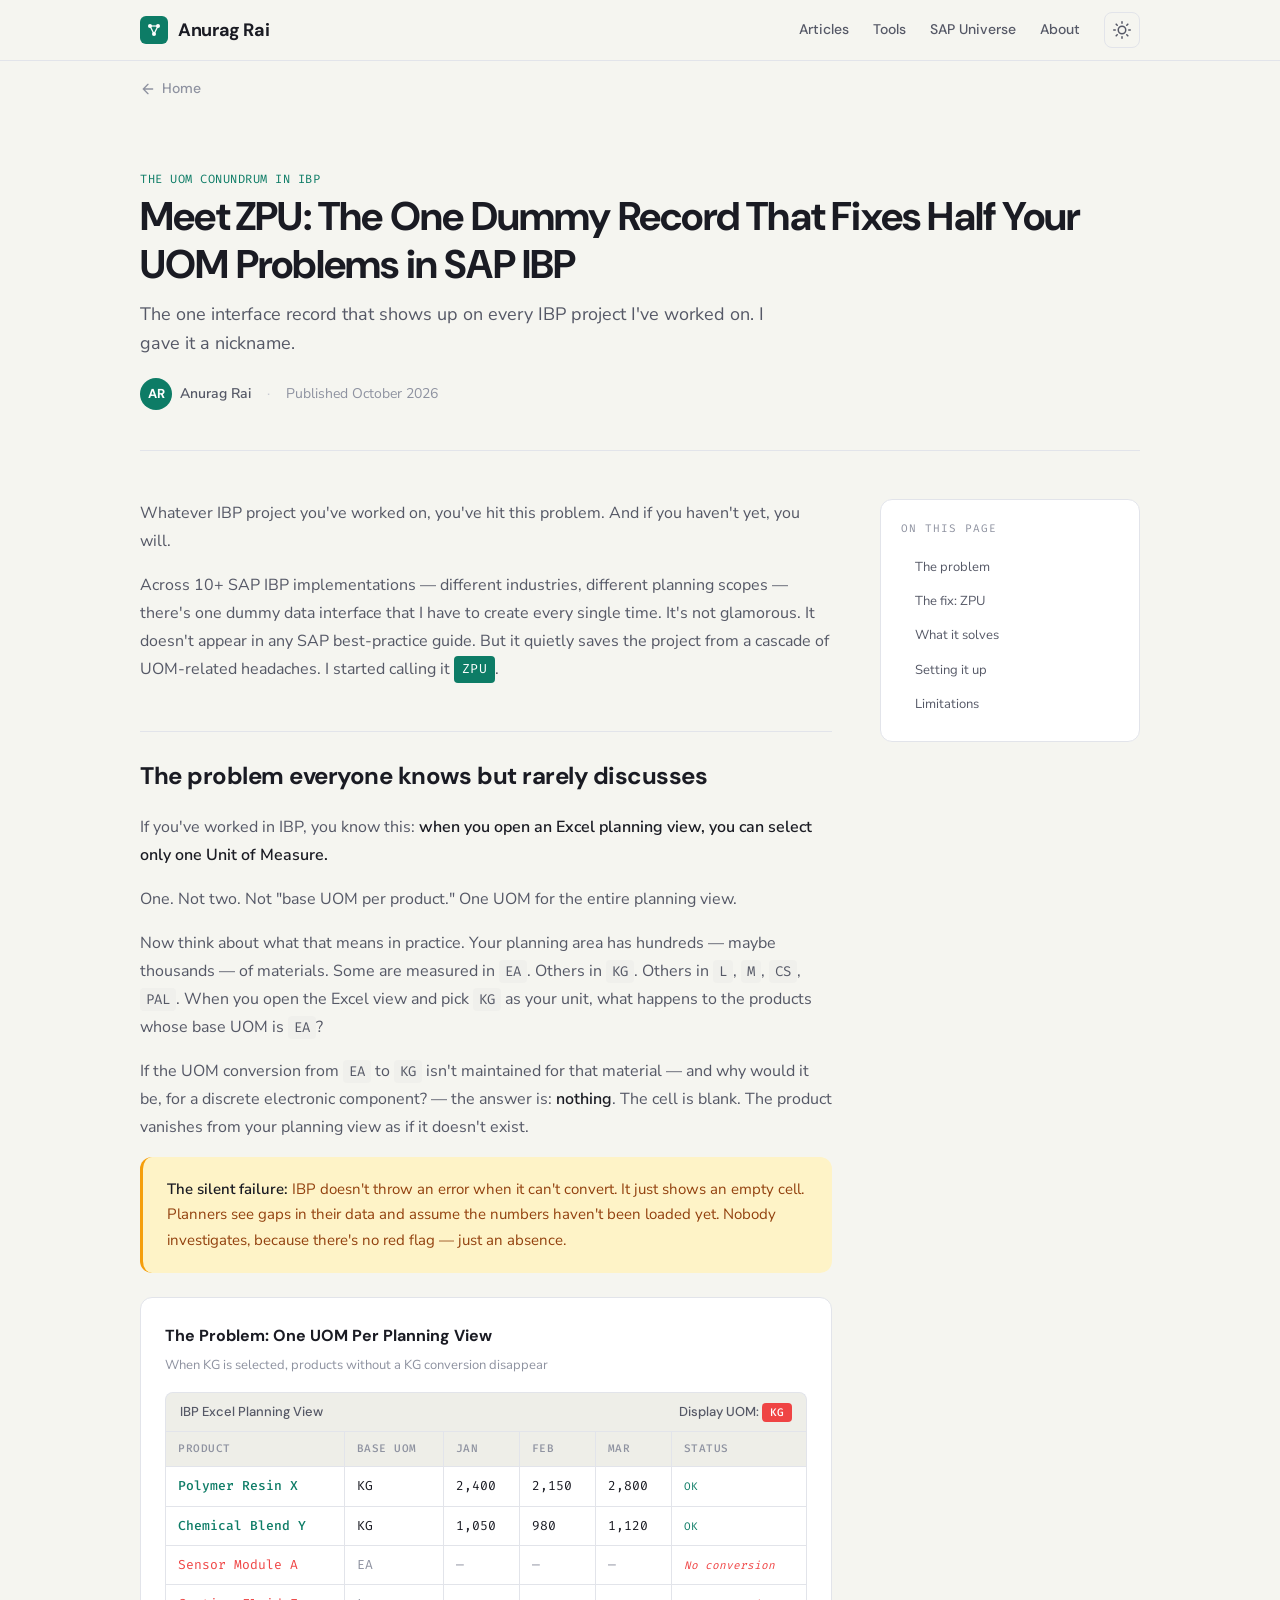
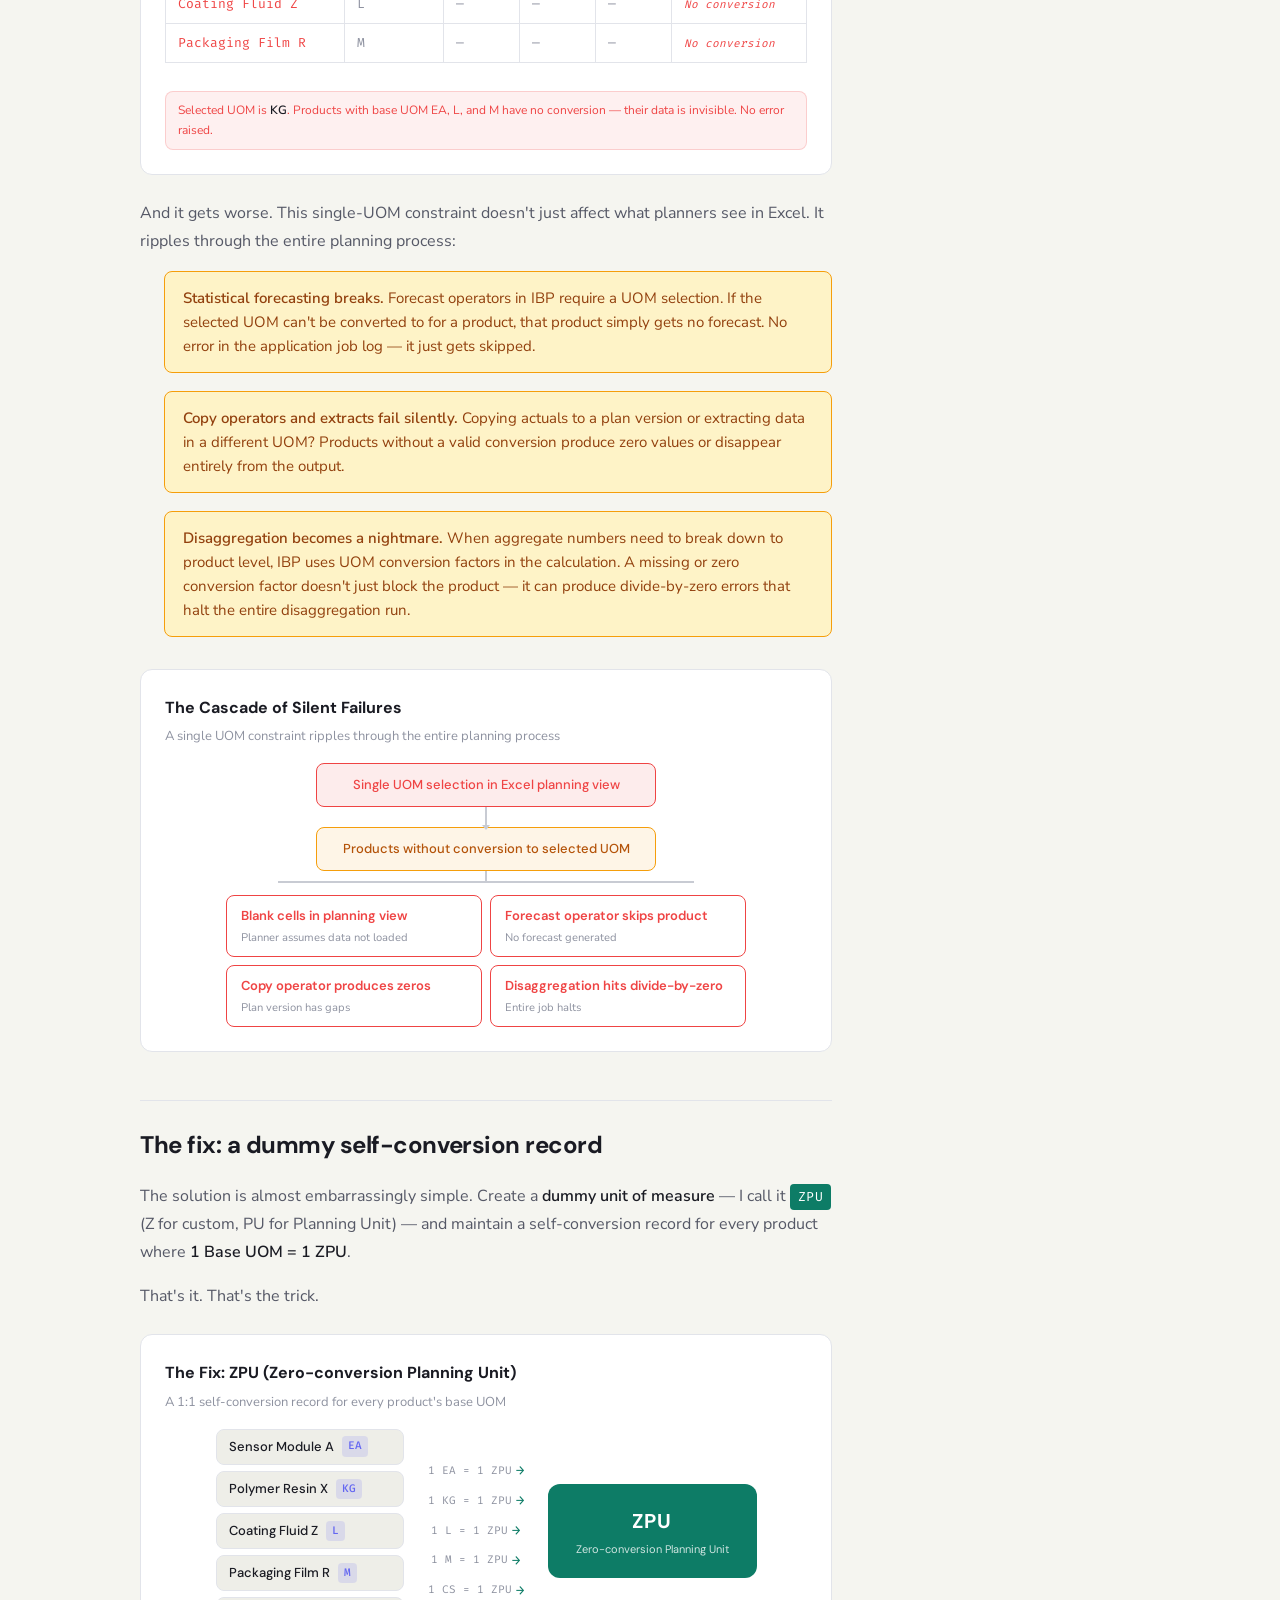
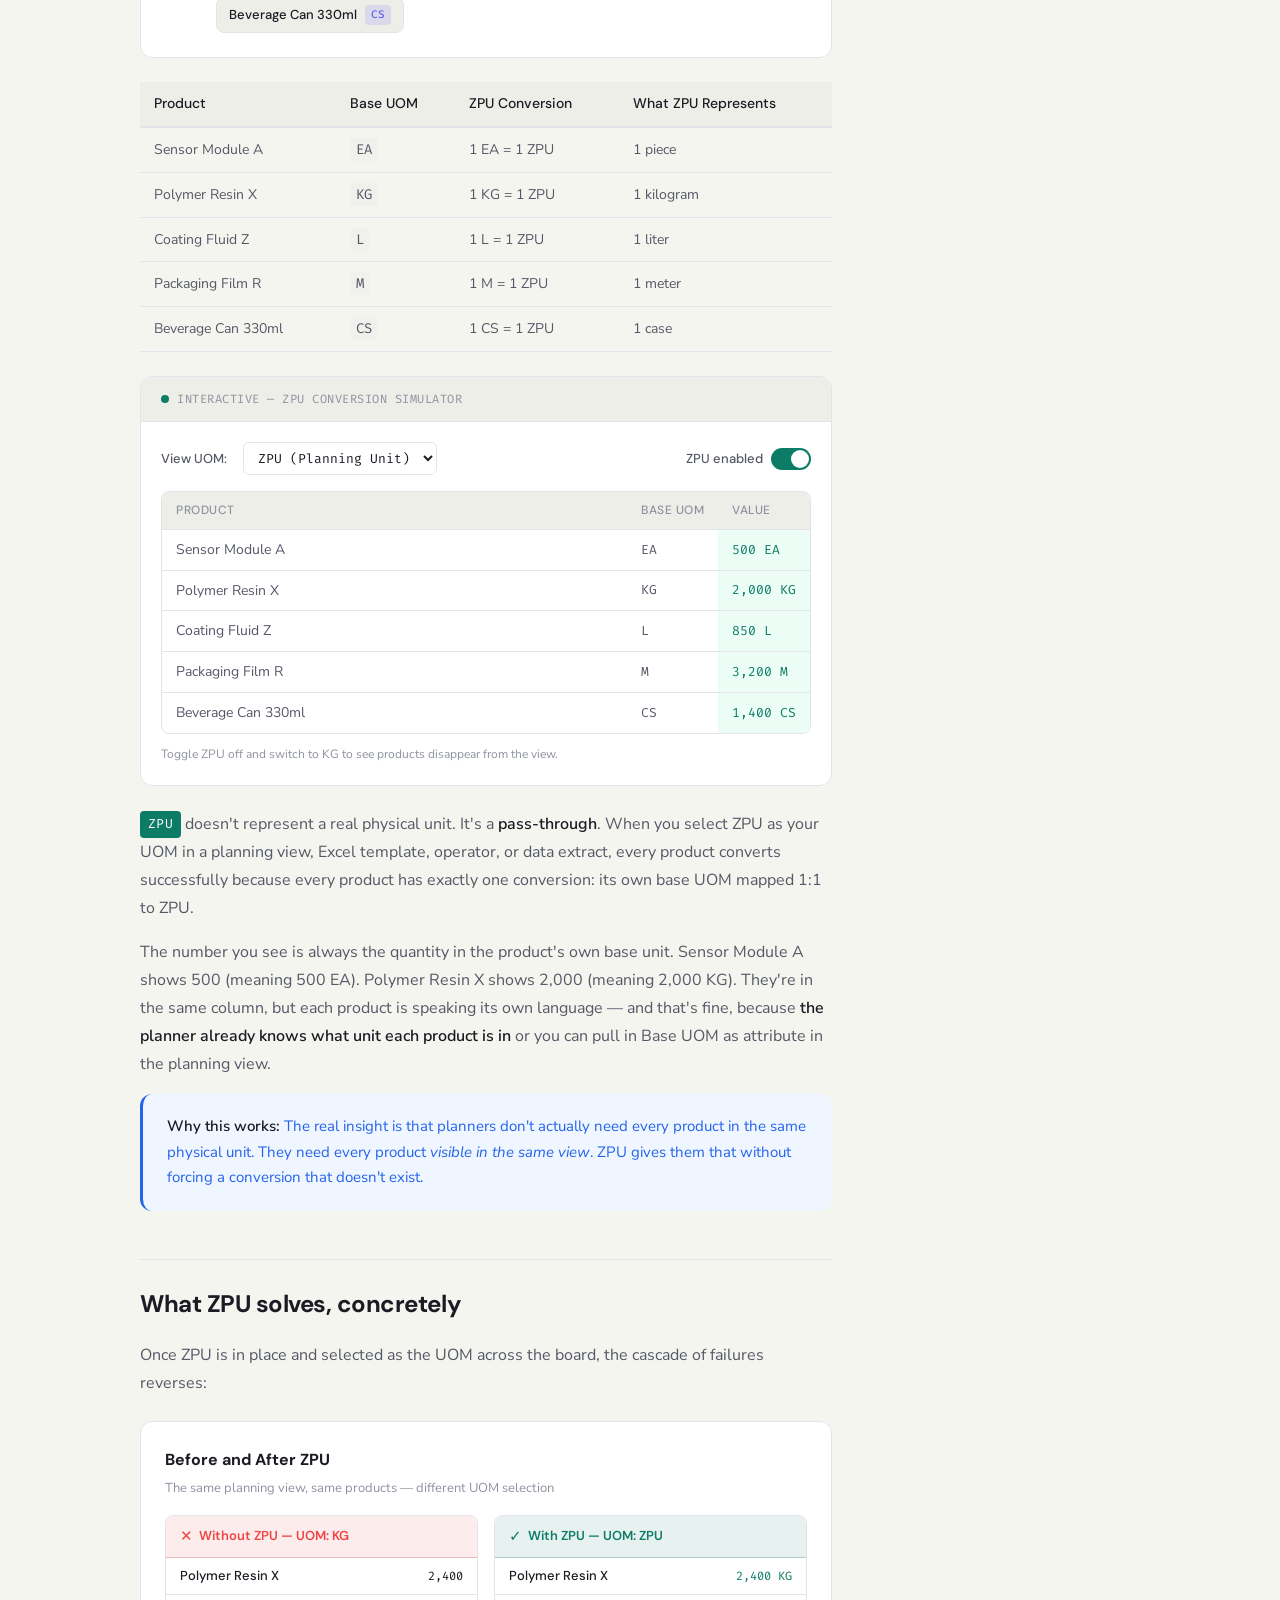
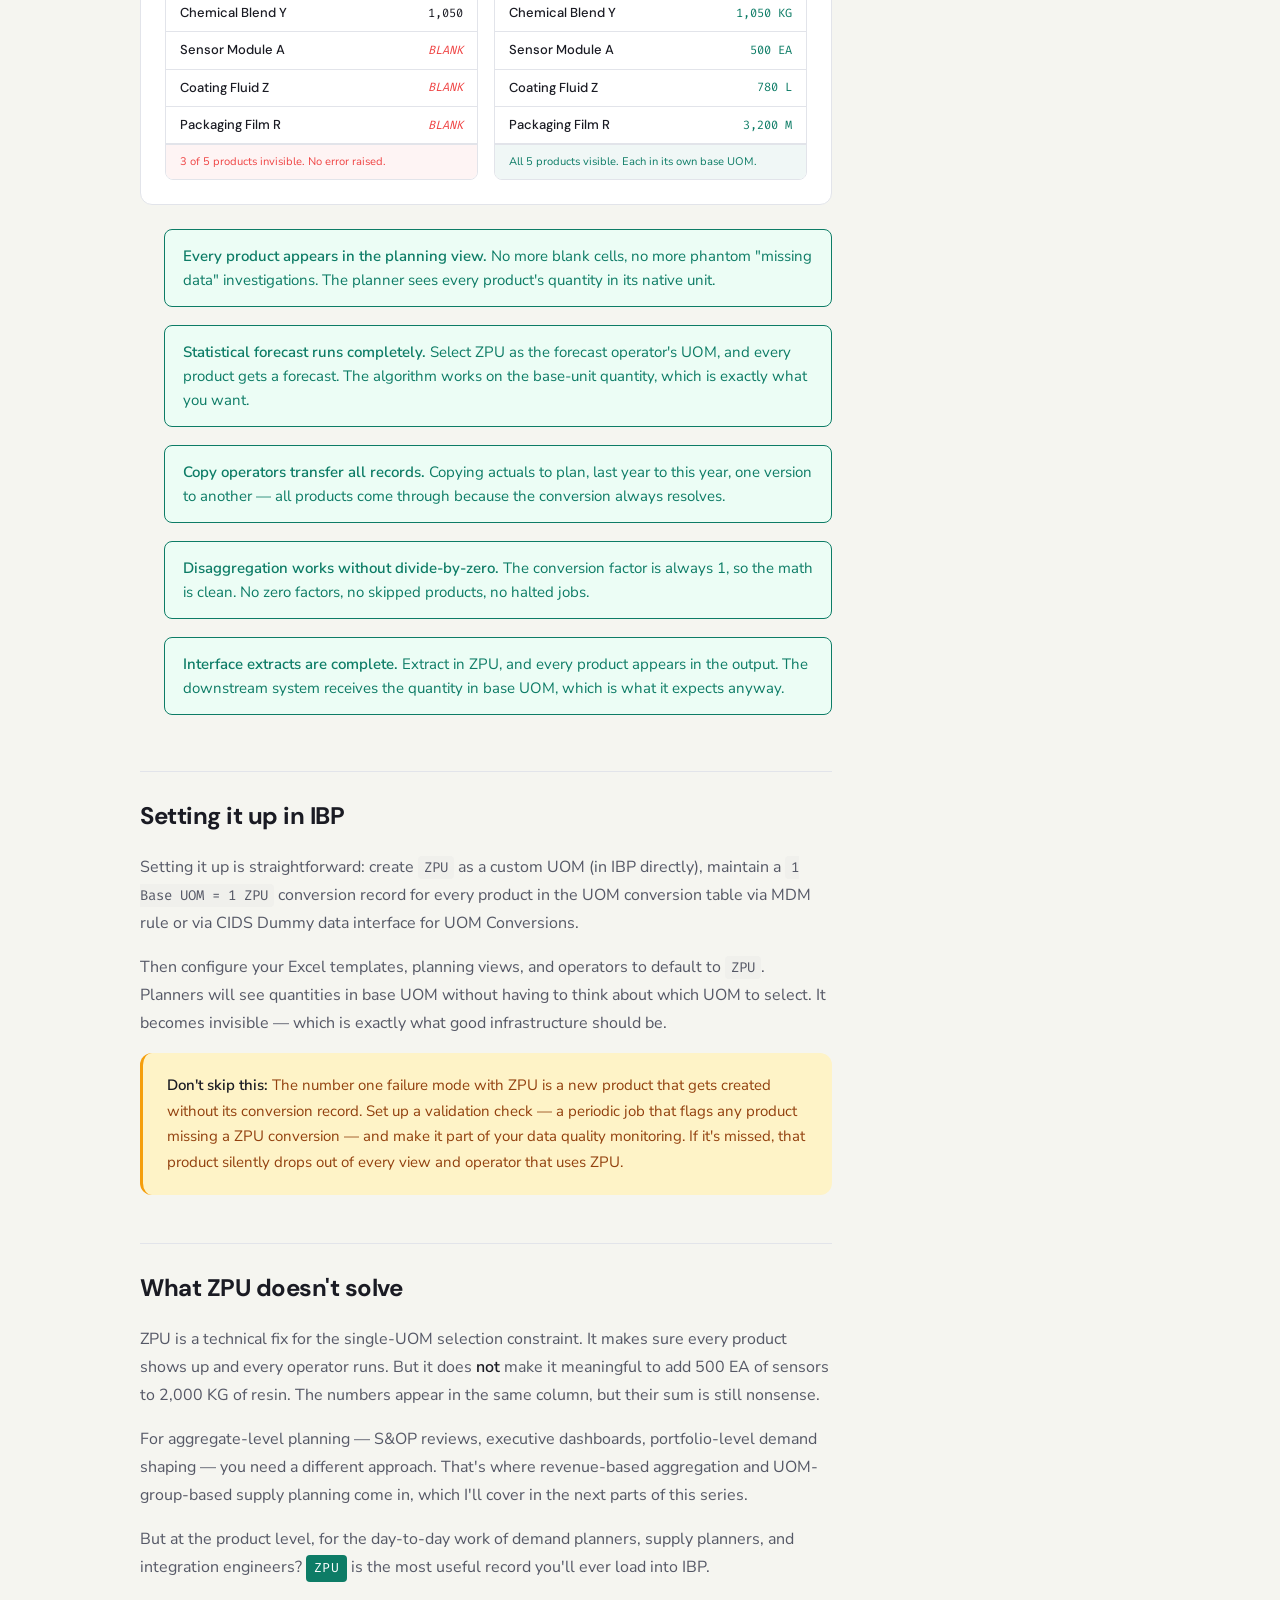
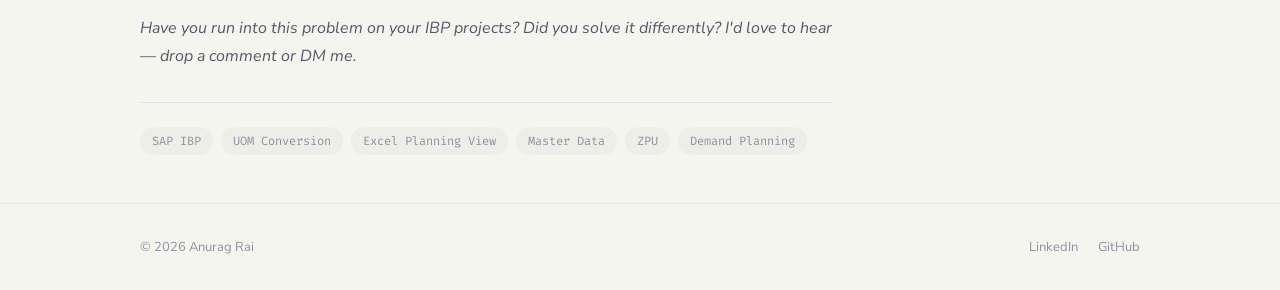
<file: articles/zpu-uom-conundrum.html>
<!DOCTYPE html>
<html lang="en">
<head>
<meta charset="UTF-8">
<meta name="viewport" content="width=device-width, initial-scale=1.0">
<title>Meet ZPU — The UOM Fix for IBP</title>
<meta name="description" content="One UOM per planning view. Products vanish. The fix? A dummy self-conversion record called ZPU.">
<link rel="stylesheet" href="https://fonts.googleapis.com/css2?family=DM+Sans:wght@400;500;700&family=Nunito+Sans:wght@400;600&family=Fira+Code:wght@400&display=swap">
<link rel="stylesheet" href="../css/style.css">
<style>
  .zpu-badge {
    display: inline-block;
    background: var(--accent);
    color: #fff;
    font-family: var(--font-mono);
    font-size: 13px;
    font-weight: 400;
    padding: 2px 8px;
    border-radius: 4px;
    letter-spacing: 0.03em;
    vertical-align: middle;
  }
  .problem-list, .solution-list {
    list-style: none;
    padding: 0;
    display: flex;
    flex-direction: column;
    gap: 10px;
    margin: 16px 0 20px;
  }
  .problem-list li {
    background: #FEF3C7;
    border: 1px solid #F59E0B;
    border-radius: var(--radius-sm);
    padding: 14px 18px;
    font-size: 15px;
    color: #92400E;
    line-height: 1.6;
  }
  .problem-list li strong { color: #92400E; }
  .solution-list li {
    background: var(--accent-light);
    border: 1px solid var(--accent);
    border-radius: var(--radius-sm);
    padding: 14px 18px;
    font-size: 15px;
    color: var(--accent);
    line-height: 1.6;
  }
  .solution-list li strong { color: var(--accent); }
  @media (prefers-color-scheme: dark) {
    :root:not([data-theme="light"]) .problem-list li { background: #422006; color: #FCD34D; border-color: #92400E; }
    :root:not([data-theme="light"]) .problem-list li strong { color: #FCD34D; }
  }
  :root[data-theme="dark"] .problem-list li { background: #422006; color: #FCD34D; border-color: #92400E; }
  :root[data-theme="dark"] .problem-list li strong { color: #FCD34D; }
  .next-part {
    background: var(--surface);
    border: 1px solid var(--border);
    border-radius: var(--radius);
    padding: 24px;
    margin-top: 32px;
  }
  .next-part h3 {
    margin-top: 0;
    font-family: var(--font-mono);
    font-size: 12px;
    font-weight: 400;
    text-transform: uppercase;
    letter-spacing: 1px;
    color: var(--fg-muted);
  }
  .next-part p { font-size: 15px; }

  /* ── Interactive simulator ── */
  .sim-grid {
    display: grid;
    grid-template-columns: 1fr auto auto;
    gap: 0;
    font-size: 14px;
    border: 1px solid var(--border);
    border-radius: var(--radius-sm);
    overflow: hidden;
  }
  .sim-grid .sim-head {
    padding: 8px 14px;
    background: var(--bg-alt);
    font-family: var(--font-heading);
    font-weight: 500;
    font-size: 12px;
    text-transform: uppercase;
    letter-spacing: 0.5px;
    color: var(--fg-muted);
    border-bottom: 1px solid var(--border);
  }
  .sim-grid .sim-cell {
    padding: 8px 14px;
    border-bottom: 1px solid var(--border);
    color: var(--fg-secondary);
    display: flex;
    align-items: center;
    gap: 6px;
    transition: background 0.3s, color 0.3s;
  }
  .sim-grid .sim-cell:nth-last-child(-n+3) { border-bottom: none; }
  .sim-cell.ok { color: var(--accent); }
  .sim-cell.fail { color: #EF4444; opacity: 0.6; }
  .sim-cell.fixed { color: var(--accent); background: var(--accent-light); }
  .sim-controls {
    display: flex;
    align-items: center;
    gap: 16px;
    margin-bottom: 16px;
    flex-wrap: wrap;
  }
  .sim-controls label {
    font-size: 13px;
    color: var(--fg-secondary);
    font-family: var(--font-heading);
    font-weight: 500;
  }
  .sim-controls select {
    font-family: var(--font-mono);
    font-size: 13px;
    padding: 6px 10px;
    border: 1px solid var(--border);
    border-radius: 6px;
    background: var(--surface);
    color: var(--fg);
  }
  .sim-toggle {
    display: flex;
    align-items: center;
    gap: 8px;
    margin-left: auto;
  }
  .sim-toggle-track {
    position: relative;
    width: 40px;
    height: 22px;
    background: var(--border-strong);
    border-radius: 11px;
    cursor: pointer;
    transition: background 0.2s;
  }
  .sim-toggle-track.on { background: var(--accent); }
  .sim-toggle-thumb {
    position: absolute;
    top: 2px;
    left: 2px;
    width: 18px;
    height: 18px;
    background: #fff;
    border-radius: 50%;
    transition: transform 0.2s;
  }
  .sim-toggle-track.on .sim-toggle-thumb { transform: translateX(18px); }

  /* ── Diagram: The Problem table ── */
  .diagram {
    background: var(--surface);
    border: 1px solid var(--border);
    border-radius: var(--radius);
    padding: 24px;
    margin: 24px 0;
    overflow-x: auto;
  }
  .diagram-title {
    font-family: var(--font-heading);
    font-weight: 700;
    font-size: 16px;
    margin-bottom: 4px;
  }
  .diagram-subtitle {
    font-size: 13px;
    color: var(--fg-muted);
    margin-bottom: 16px;
  }
  .ibp-table {
    width: 100%;
    border-collapse: collapse;
    font-size: 13px;
    min-width: 480px;
  }
  .ibp-table-header {
    display: flex;
    align-items: center;
    justify-content: space-between;
    padding: 8px 14px;
    background: var(--bg-alt);
    border: 1px solid var(--border);
    border-bottom: none;
    border-radius: var(--radius-sm) var(--radius-sm) 0 0;
    font-family: var(--font-heading);
    font-weight: 500;
    font-size: 13px;
    color: var(--fg-secondary);
  }
  .ibp-uom-badge {
    background: #EF4444;
    color: #fff;
    font-family: var(--font-mono);
    font-size: 11px;
    padding: 2px 8px;
    border-radius: 4px;
    font-weight: 500;
  }
  .ibp-table th {
    background: var(--bg-alt);
    padding: 8px 12px;
    text-align: left;
    font-family: var(--font-mono);
    font-size: 11px;
    text-transform: uppercase;
    letter-spacing: 0.5px;
    color: var(--fg-muted);
    border: 1px solid var(--border);
    white-space: nowrap;
  }
  .ibp-table td {
    padding: 8px 12px;
    border: 1px solid var(--border);
    font-family: var(--font-mono);
    font-size: 13px;
    white-space: nowrap;
  }
  .ibp-table tr.ok td { color: var(--fg); }
  .ibp-table tr.ok td:first-child { color: var(--accent); font-weight: 500; }
  .ibp-table tr.missing td { color: var(--fg-muted); }
  .ibp-table tr.missing td:first-child { color: #EF4444; }
  .ibp-table .ibp-status-ok {
    color: var(--accent);
    font-size: 11px;
    font-family: var(--font-mono);
  }
  .ibp-table .ibp-status-fail {
    color: #EF4444;
    font-size: 11px;
    font-family: var(--font-mono);
    font-style: italic;
  }
  .ibp-footnote {
    margin-top: 8px;
    padding: 8px 12px;
    background: color-mix(in srgb, #EF4444 8%, transparent);
    border-radius: var(--radius-sm);
    font-size: 12px;
    color: #EF4444;
    border: 1px solid color-mix(in srgb, #EF4444 20%, transparent);
  }

  /* ── Diagram: Cascade flowchart ── */
  .cascade-flow {
    display: flex;
    flex-direction: column;
    align-items: center;
    gap: 0;
  }
  .cascade-node {
    border: 1px solid var(--border);
    border-radius: var(--radius-sm);
    padding: 10px 20px;
    font-size: 13px;
    text-align: center;
    font-family: var(--font-heading);
    font-weight: 500;
    max-width: 340px;
    width: 100%;
  }
  .cascade-node.trigger {
    background: color-mix(in srgb, #EF4444 10%, var(--surface));
    border-color: #EF4444;
    color: #EF4444;
  }
  .cascade-node.mid {
    background: color-mix(in srgb, #F59E0B 10%, var(--surface));
    border-color: #F59E0B;
    color: #B45309;
  }
  @media (prefers-color-scheme: dark) {
    :root:not([data-theme="light"]) .cascade-node.mid { color: #FCD34D; }
  }
  :root[data-theme="dark"] .cascade-node.mid { color: #FCD34D; }
  .cascade-arrow {
    width: 2px;
    height: 20px;
    background: var(--border-strong);
    position: relative;
  }
  .cascade-arrow::after {
    content: '';
    position: absolute;
    bottom: -3px;
    left: -3px;
    width: 0;
    height: 0;
    border-left: 4px solid transparent;
    border-right: 4px solid transparent;
    border-top: 5px solid var(--border-strong);
  }
  .cascade-effects {
    display: grid;
    grid-template-columns: 1fr 1fr;
    gap: 8px;
    width: 100%;
    max-width: 520px;
  }
  @media (max-width: 600px) { .cascade-effects { grid-template-columns: 1fr; } }
  .cascade-effect {
    background: var(--surface);
    border: 1px solid #EF4444;
    border-radius: var(--radius-sm);
    padding: 10px 14px;
    font-size: 12px;
    line-height: 1.5;
  }
  .cascade-effect strong {
    display: block;
    font-family: var(--font-heading);
    font-size: 13px;
    color: #EF4444;
    margin-bottom: 2px;
  }
  .cascade-effect span {
    color: var(--fg-muted);
    font-size: 11px;
  }
  .cascade-spread {
    width: 100%;
    max-width: 520px;
    height: 24px;
    position: relative;
  }
  .cascade-spread::before {
    content: '';
    position: absolute;
    top: 0;
    left: 50%;
    width: 2px;
    height: 10px;
    background: var(--border-strong);
    transform: translateX(-50%);
  }
  .cascade-spread::after {
    content: '';
    position: absolute;
    top: 10px;
    left: 10%;
    right: 10%;
    height: 2px;
    background: var(--border-strong);
  }

  /* ── Diagram: ZPU mapping ── */
  .zpu-map {
    display: flex;
    align-items: center;
    gap: 24px;
    justify-content: center;
    flex-wrap: wrap;
  }
  .zpu-map-products {
    display: flex;
    flex-direction: column;
    gap: 6px;
  }
  .zpu-map-item {
    display: flex;
    align-items: center;
    gap: 8px;
    font-size: 13px;
    font-family: var(--font-heading);
    font-weight: 500;
    background: var(--bg-alt);
    padding: 6px 12px;
    border-radius: var(--radius-sm);
    border: 1px solid var(--border);
  }
  .zpu-map-item .uom-chip {
    font-family: var(--font-mono);
    font-size: 11px;
    padding: 1px 6px;
    border-radius: 4px;
    background: color-mix(in srgb, var(--accent-secondary) 15%, transparent);
    color: var(--accent-secondary);
  }
  .zpu-map-arrows {
    display: flex;
    flex-direction: column;
    gap: 6px;
    align-items: center;
  }
  .zpu-map-arrow {
    font-family: var(--font-mono);
    font-size: 11px;
    color: var(--fg-muted);
    display: flex;
    align-items: center;
    gap: 4px;
    white-space: nowrap;
  }
  .zpu-map-arrow::after {
    content: '→';
    color: var(--accent);
    font-size: 14px;
  }
  .zpu-map-target {
    background: var(--accent);
    color: #fff;
    border-radius: var(--radius);
    padding: 20px 28px;
    text-align: center;
    font-family: var(--font-heading);
    font-weight: 700;
    font-size: 20px;
    letter-spacing: 0.05em;
    min-width: 100px;
  }
  .zpu-map-target small {
    display: block;
    font-size: 11px;
    font-weight: 400;
    opacity: 0.8;
    margin-top: 2px;
    letter-spacing: 0;
  }

  /* ── Diagram: Before / After ── */
  .ba-grid {
    display: grid;
    grid-template-columns: 1fr 1fr;
    gap: 16px;
  }
  @media (max-width: 600px) { .ba-grid { grid-template-columns: 1fr; } }
  .ba-panel {
    border: 1px solid var(--border);
    border-radius: var(--radius-sm);
    overflow: hidden;
  }
  .ba-panel-head {
    padding: 8px 14px;
    font-family: var(--font-heading);
    font-weight: 600;
    font-size: 13px;
    display: flex;
    align-items: center;
    gap: 6px;
  }
  .ba-panel.fail .ba-panel-head { background: color-mix(in srgb, #EF4444 10%, var(--surface)); color: #EF4444; border-bottom: 1px solid color-mix(in srgb, #EF4444 25%, var(--border)); }
  .ba-panel.pass .ba-panel-head { background: color-mix(in srgb, var(--accent) 10%, var(--surface)); color: var(--accent); border-bottom: 1px solid color-mix(in srgb, var(--accent) 25%, var(--border)); }
  .ba-row {
    display: flex;
    justify-content: space-between;
    align-items: center;
    padding: 7px 14px;
    font-size: 13px;
    border-bottom: 1px solid var(--border);
  }
  .ba-row:last-child { border-bottom: none; }
  .ba-row .name { font-family: var(--font-heading); font-weight: 500; }
  .ba-row .val { font-family: var(--font-mono); font-size: 12px; }
  .ba-panel.fail .ba-row .val.blank { color: #EF4444; font-style: italic; }
  .ba-panel.pass .ba-row .val { color: var(--accent); }
  .ba-footer {
    padding: 8px 14px;
    font-size: 11px;
    border-top: 1px solid var(--border);
  }
  .ba-panel.fail .ba-footer { background: color-mix(in srgb, #EF4444 6%, var(--surface)); color: #EF4444; }
  .ba-panel.pass .ba-footer { background: color-mix(in srgb, var(--accent) 6%, var(--surface)); color: var(--accent); }
</style>
</head>
<body>

<header class="site-header">
  <div class="container">
    <a href="../" class="site-logo">
      <span class="logo-mark"><svg viewBox="0 0 16 16" fill="none"><circle cx="4" cy="4" r="2" fill="#fff"/><circle cx="12" cy="4" r="2" fill="#fff"/><circle cx="8" cy="12" r="2" fill="#fff"/><line x1="4" y1="4" x2="12" y2="4" stroke="#fff" stroke-width="1.2"/><line x1="4" y1="4" x2="8" y2="12" stroke="#fff" stroke-width="1.2"/><line x1="12" y1="4" x2="8" y2="12" stroke="#fff" stroke-width="1.2"/></svg></span>
      Anurag Rai
    </a>
    <div class="header-right">
      <nav class="site-nav">
        <a href="../#articles">Articles</a>
        <a href="../#tools">Tools</a>
        <a href="/sap-universe/">SAP Universe</a>
        <a href="../#about">About</a>
      </nav>
      <button class="theme-toggle" onclick="toggleTheme()" aria-label="Toggle theme">
        <svg class="icon-sun" viewBox="0 0 24 24" fill="none" stroke="currentColor" stroke-width="2" stroke-linecap="round"><circle cx="12" cy="12" r="5"/><path d="M12 1v2M12 21v2M4.22 4.22l1.42 1.42M18.36 18.36l1.42 1.42M1 12h2M21 12h2M4.22 19.78l1.42-1.42M18.36 5.64l1.42-1.42"/></svg>
        <svg class="icon-moon" viewBox="0 0 24 24" fill="none" stroke="currentColor" stroke-width="2" stroke-linecap="round"><path d="M21 12.79A9 9 0 1 1 11.21 3 7 7 0 0 0 21 12.79z"/></svg>
      </button>
    </div>
  </div>
</header>

<div class="container">
  <a href="../" class="back-link">
    <svg viewBox="0 0 24 24" fill="none" stroke="currentColor" stroke-width="2" stroke-linecap="round"><path d="M19 12H5M12 19l-7-7 7-7"/></svg>
    Home
  </a>

  <div class="article-hero">
    <span class="article-kicker">The UOM Conundrum in IBP</span>
    <h1>Meet ZPU: The One Dummy Record That Fixes Half Your UOM Problems in SAP IBP</h1>
    <p class="subtitle">The one interface record that shows up on every IBP project I've worked on. I gave it a nickname.</p>
    <div class="article-meta">
      <span class="author"><span class="avatar">AR</span> Anurag Rai</span>
      <span class="sep">&middot;</span>
      <span>Published October 2026</span>
    </div>
  </div>

  <div class="article-layout">
    <article class="article-content">

      <p>Whatever IBP project you've worked on, you've hit this problem. And if you haven't yet, you will.</p>

      <p>Across 10+ SAP IBP implementations &mdash; different industries, different planning scopes &mdash; there's one dummy data interface that I have to create every single time. It's not glamorous. It doesn't appear in any SAP best-practice guide. But it quietly saves the project from a cascade of UOM-related headaches. I started calling it <span class="zpu-badge">ZPU</span>.</p>

      <h2 id="the-problem">The problem everyone knows but rarely discusses</h2>

      <p>If you've worked in IBP, you know this: <strong>when you open an Excel planning view, you can select only one Unit of Measure.</strong></p>

      <p>One. Not two. Not "base UOM per product." One UOM for the entire planning view.</p>

      <p>Now think about what that means in practice. Your planning area has hundreds &mdash; maybe thousands &mdash; of materials. Some are measured in <code>EA</code>. Others in <code>KG</code>. Others in <code>L</code>, <code>M</code>, <code>CS</code>, <code>PAL</code>. When you open the Excel view and pick <code>KG</code> as your unit, what happens to the products whose base UOM is <code>EA</code>?</p>

      <p>If the UOM conversion from <code>EA</code> to <code>KG</code> isn't maintained for that material &mdash; and why would it be, for a discrete electronic component? &mdash; the answer is: <strong>nothing</strong>. The cell is blank. The product vanishes from your planning view as if it doesn't exist.</p>

      <div class="callout callout-warning">
        <strong>The silent failure:</strong> IBP doesn't throw an error when it can't convert. It just shows an empty cell. Planners see gaps in their data and assume the numbers haven't been loaded yet. Nobody investigates, because there's no red flag &mdash; just an absence.
      </div>

      <!-- Diagram: The Problem table (from Slide 2) -->
      <div class="diagram">
        <div class="diagram-title">The Problem: One UOM Per Planning View</div>
        <div class="diagram-subtitle">When KG is selected, products without a KG conversion disappear</div>
        <div style="overflow-x:auto">
          <div class="ibp-table-header">
            <span>IBP Excel Planning View</span>
            <span>Display UOM: <span class="ibp-uom-badge">KG</span></span>
          </div>
          <table class="ibp-table">
            <thead>
              <tr><th>Product</th><th>Base UOM</th><th>Jan</th><th>Feb</th><th>Mar</th><th>Status</th></tr>
            </thead>
            <tbody>
              <tr class="ok"><td>Polymer Resin X</td><td>KG</td><td>2,400</td><td>2,150</td><td>2,800</td><td><span class="ibp-status-ok">OK</span></td></tr>
              <tr class="ok"><td>Chemical Blend Y</td><td>KG</td><td>1,050</td><td>980</td><td>1,120</td><td><span class="ibp-status-ok">OK</span></td></tr>
              <tr class="missing"><td>Sensor Module A</td><td>EA</td><td>&mdash;</td><td>&mdash;</td><td>&mdash;</td><td><span class="ibp-status-fail">No conversion</span></td></tr>
              <tr class="missing"><td>Coating Fluid Z</td><td>L</td><td>&mdash;</td><td>&mdash;</td><td>&mdash;</td><td><span class="ibp-status-fail">No conversion</span></td></tr>
              <tr class="missing"><td>Packaging Film R</td><td>M</td><td>&mdash;</td><td>&mdash;</td><td>&mdash;</td><td><span class="ibp-status-fail">No conversion</span></td></tr>
            </tbody>
          </table>
        </div>
        <div class="ibp-footnote">Selected UOM is <strong>KG</strong>. Products with base UOM EA, L, and M have no conversion &mdash; their data is invisible. No error raised.</div>
      </div>

      <p>And it gets worse. This single-UOM constraint doesn't just affect what planners see in Excel. It ripples through the entire planning process:</p>

      <ul class="problem-list">
        <li><strong>Statistical forecasting breaks.</strong> Forecast operators in IBP require a UOM selection. If the selected UOM can't be converted to for a product, that product simply gets no forecast. No error in the application job log &mdash; it just gets skipped.</li>
        <li><strong>Copy operators and extracts fail silently.</strong> Copying actuals to a plan version or extracting data in a different UOM? Products without a valid conversion produce zero values or disappear entirely from the output.</li>
        <li><strong>Disaggregation becomes a nightmare.</strong> When aggregate numbers need to break down to product level, IBP uses UOM conversion factors in the calculation. A missing or zero conversion factor doesn't just block the product &mdash; it can produce divide-by-zero errors that halt the entire disaggregation run.</li>
      </ul>

      <!-- Diagram: Cascade of Silent Failures (from Slide 3) -->
      <div class="diagram">
        <div class="diagram-title">The Cascade of Silent Failures</div>
        <div class="diagram-subtitle">A single UOM constraint ripples through the entire planning process</div>
        <div class="cascade-flow">
          <div class="cascade-node trigger">Single UOM selection in Excel planning view</div>
          <div class="cascade-arrow"></div>
          <div class="cascade-node mid">Products without conversion to selected UOM</div>
          <div class="cascade-spread"></div>
          <div class="cascade-effects">
            <div class="cascade-effect"><strong>Blank cells in planning view</strong><span>Planner assumes data not loaded</span></div>
            <div class="cascade-effect"><strong>Forecast operator skips product</strong><span>No forecast generated</span></div>
            <div class="cascade-effect"><strong>Copy operator produces zeros</strong><span>Plan version has gaps</span></div>
            <div class="cascade-effect"><strong>Disaggregation hits divide-by-zero</strong><span>Entire job halts</span></div>
          </div>
        </div>
      </div>

      <h2 id="the-fix">The fix: a dummy self-conversion record</h2>

      <p>The solution is almost embarrassingly simple. Create a <strong>dummy unit of measure</strong> &mdash; I call it <span class="zpu-badge">ZPU</span> (Z for custom, PU for Planning Unit) &mdash; and maintain a self-conversion record for every product where <strong>1 Base UOM = 1 ZPU</strong>.</p>

      <p>That's it. That's the trick.</p>

      <!-- Diagram: The Fix — ZPU mapping (from Slide 4) -->
      <div class="diagram">
        <div class="diagram-title">The Fix: ZPU (Zero-conversion Planning Unit)</div>
        <div class="diagram-subtitle">A 1:1 self-conversion record for every product's base UOM</div>
        <div class="zpu-map">
          <div class="zpu-map-products">
            <div class="zpu-map-item">Sensor Module A <span class="uom-chip">EA</span></div>
            <div class="zpu-map-item">Polymer Resin X <span class="uom-chip">KG</span></div>
            <div class="zpu-map-item">Coating Fluid Z <span class="uom-chip">L</span></div>
            <div class="zpu-map-item">Packaging Film R <span class="uom-chip">M</span></div>
            <div class="zpu-map-item">Beverage Can 330ml <span class="uom-chip">CS</span></div>
          </div>
          <div class="zpu-map-arrows">
            <div class="zpu-map-arrow">1 EA = 1 ZPU</div>
            <div class="zpu-map-arrow">1 KG = 1 ZPU</div>
            <div class="zpu-map-arrow">1 L = 1 ZPU</div>
            <div class="zpu-map-arrow">1 M = 1 ZPU</div>
            <div class="zpu-map-arrow">1 CS = 1 ZPU</div>
          </div>
          <div class="zpu-map-target">ZPU<small>Zero-conversion Planning Unit</small></div>
        </div>
      </div>

      <table>
        <thead>
          <tr><th>Product</th><th>Base UOM</th><th>ZPU Conversion</th><th>What ZPU Represents</th></tr>
        </thead>
        <tbody>
          <tr><td>Sensor Module A</td><td><code>EA</code></td><td>1 EA = 1 ZPU</td><td>1 piece</td></tr>
          <tr><td>Polymer Resin X</td><td><code>KG</code></td><td>1 KG = 1 ZPU</td><td>1 kilogram</td></tr>
          <tr><td>Coating Fluid Z</td><td><code>L</code></td><td>1 L = 1 ZPU</td><td>1 liter</td></tr>
          <tr><td>Packaging Film R</td><td><code>M</code></td><td>1 M = 1 ZPU</td><td>1 meter</td></tr>
          <tr><td>Beverage Can 330ml</td><td><code>CS</code></td><td>1 CS = 1 ZPU</td><td>1 case</td></tr>
        </tbody>
      </table>

      <div class="widget">
        <div class="widget-header">
          <span class="dot"></span>
          Interactive &mdash; ZPU conversion simulator
        </div>
        <div class="widget-body">
          <div class="sim-controls">
            <label>View UOM:</label>
            <select id="simUom" onchange="updateSim()">
              <option value="EA">EA (Each)</option>
              <option value="KG">KG (Kilogram)</option>
              <option value="L">L (Liter)</option>
              <option value="ZPU" selected>ZPU (Planning Unit)</option>
            </select>
            <div class="sim-toggle">
              <label>ZPU enabled</label>
              <div class="sim-toggle-track on" id="zpuToggle" onclick="toggleZpu()">
                <div class="sim-toggle-thumb"></div>
              </div>
            </div>
          </div>
          <div class="sim-grid" id="simGrid">
            <div class="sim-head">Product</div>
            <div class="sim-head">Base UOM</div>
            <div class="sim-head">Value</div>
          </div>
          <p style="font-size:12px;color:var(--fg-muted);margin-top:10px;margin-bottom:0;">Toggle ZPU off and switch to KG to see products disappear from the view.</p>
        </div>
      </div>

      <p><span class="zpu-badge">ZPU</span> doesn't represent a real physical unit. It's a <strong>pass-through</strong>. When you select ZPU as your UOM in a planning view, Excel template, operator, or data extract, every product converts successfully because every product has exactly one conversion: its own base UOM mapped 1:1 to ZPU.</p>

      <p>The number you see is always the quantity in the product's own base unit. Sensor Module A shows 500 (meaning 500 EA). Polymer Resin X shows 2,000 (meaning 2,000 KG). They're in the same column, but each product is speaking its own language &mdash; and that's fine, because <strong>the planner already knows what unit each product is in</strong> or you can pull in Base UOM as attribute in the planning view.</p>

      <div class="callout callout-info">
        <strong>Why this works:</strong> The real insight is that planners don't actually need every product in the same physical unit. They need every product <em>visible in the same view</em>. ZPU gives them that without forcing a conversion that doesn't exist.
      </div>

      <h2 id="what-it-solves">What ZPU solves, concretely</h2>

      <p>Once ZPU is in place and selected as the UOM across the board, the cascade of failures reverses:</p>

      <!-- Diagram: Before and After ZPU (from Slide 5) -->
      <div class="diagram">
        <div class="diagram-title">Before and After ZPU</div>
        <div class="diagram-subtitle">The same planning view, same products &mdash; different UOM selection</div>
        <div class="ba-grid">
          <div class="ba-panel fail">
            <div class="ba-panel-head"><span style="font-size:15px">&#10005;</span> Without ZPU &mdash; UOM: KG</div>
            <div class="ba-row"><span class="name">Polymer Resin X</span><span class="val">2,400</span></div>
            <div class="ba-row"><span class="name">Chemical Blend Y</span><span class="val">1,050</span></div>
            <div class="ba-row"><span class="name">Sensor Module A</span><span class="val blank">BLANK</span></div>
            <div class="ba-row"><span class="name">Coating Fluid Z</span><span class="val blank">BLANK</span></div>
            <div class="ba-row"><span class="name">Packaging Film R</span><span class="val blank">BLANK</span></div>
            <div class="ba-footer">3 of 5 products invisible. No error raised.</div>
          </div>
          <div class="ba-panel pass">
            <div class="ba-panel-head"><span style="font-size:15px">&#10003;</span> With ZPU &mdash; UOM: ZPU</div>
            <div class="ba-row"><span class="name">Polymer Resin X</span><span class="val">2,400 KG</span></div>
            <div class="ba-row"><span class="name">Chemical Blend Y</span><span class="val">1,050 KG</span></div>
            <div class="ba-row"><span class="name">Sensor Module A</span><span class="val">500 EA</span></div>
            <div class="ba-row"><span class="name">Coating Fluid Z</span><span class="val">780 L</span></div>
            <div class="ba-row"><span class="name">Packaging Film R</span><span class="val">3,200 M</span></div>
            <div class="ba-footer">All 5 products visible. Each in its own base UOM.</div>
          </div>
        </div>
      </div>

      <ul class="solution-list">
        <li><strong>Every product appears in the planning view.</strong> No more blank cells, no more phantom "missing data" investigations. The planner sees every product's quantity in its native unit.</li>
        <li><strong>Statistical forecast runs completely.</strong> Select ZPU as the forecast operator's UOM, and every product gets a forecast. The algorithm works on the base-unit quantity, which is exactly what you want.</li>
        <li><strong>Copy operators transfer all records.</strong> Copying actuals to plan, last year to this year, one version to another &mdash; all products come through because the conversion always resolves.</li>
        <li><strong>Disaggregation works without divide-by-zero.</strong> The conversion factor is always 1, so the math is clean. No zero factors, no skipped products, no halted jobs.</li>
        <li><strong>Interface extracts are complete.</strong> Extract in ZPU, and every product appears in the output. The downstream system receives the quantity in base UOM, which is what it expects anyway.</li>
      </ul>

      <h2 id="setup">Setting it up in IBP</h2>

      <p>Setting it up is straightforward: create <code>ZPU</code> as a custom UOM (in IBP directly), maintain a <code>1 Base UOM = 1 ZPU</code> conversion record for every product in the UOM conversion table via MDM rule or via CIDS Dummy data interface for UOM Conversions.</p>

      <p>Then configure your Excel templates, planning views, and operators to default to <code>ZPU</code>. Planners will see quantities in base UOM without having to think about which UOM to select. It becomes invisible &mdash; which is exactly what good infrastructure should be.</p>

      <div class="callout callout-warning">
        <strong>Don't skip this:</strong> The number one failure mode with ZPU is a new product that gets created without its conversion record. Set up a validation check &mdash; a periodic job that flags any product missing a ZPU conversion &mdash; and make it part of your data quality monitoring. If it's missed, that product silently drops out of every view and operator that uses ZPU.
      </div>

      <h2 id="limitations">What ZPU doesn't solve</h2>

      <p>ZPU is a technical fix for the single-UOM selection constraint. It makes sure every product shows up and every operator runs. But it does <strong>not</strong> make it meaningful to add 500 EA of sensors to 2,000 KG of resin. The numbers appear in the same column, but their sum is still nonsense.</p>

      <p>For aggregate-level planning &mdash; S&amp;OP reviews, executive dashboards, portfolio-level demand shaping &mdash; you need a different approach. That's where revenue-based aggregation and UOM-group-based supply planning come in, which I'll cover in the next parts of this series.</p>

      <p>But at the product level, for the day-to-day work of demand planners, supply planners, and integration engineers? <span class="zpu-badge">ZPU</span> is the most useful record you'll ever load into IBP.</p>

      <p style="margin-top: 32px; font-style: italic; color: var(--fg-secondary);">Have you run into this problem on your IBP projects? Did you solve it differently? I'd love to hear &mdash; drop a comment or DM me.</p>

      <div class="article-tags">
        <span>SAP IBP</span>
        <span>UOM Conversion</span>
        <span>Excel Planning View</span>
        <span>Master Data</span>
        <span>ZPU</span>
        <span>Demand Planning</span>
      </div>

    </article>

    <aside class="article-sidebar">
      <nav class="toc">
        <div class="toc-title">On this page</div>
        <a href="#the-problem">The problem</a>
        <a href="#the-fix">The fix: ZPU</a>
        <a href="#what-it-solves">What it solves</a>
        <a href="#setup">Setting it up</a>
        <a href="#limitations">Limitations</a>
      </nav>
    </aside>
  </div>
</div>

<footer class="site-footer">
  <div class="container">
    <p>&copy; 2026 Anurag Rai</p>
    <div class="footer-links">
      <a href="https://www.linkedin.com/in/anurag-rai-42561b7a/" target="_blank" rel="noopener">LinkedIn</a>
      <a href="https://github.com/AnuragRaiSCMSolutions" target="_blank" rel="noopener">GitHub</a>
    </div>
  </div>
</footer>

<script>
function toggleTheme() {
  const root = document.documentElement;
  const current = root.getAttribute('data-theme');
  const prefersDark = window.matchMedia('(prefers-color-scheme: dark)').matches;
  let next;
  if (!current) next = prefersDark ? 'light' : 'dark';
  else if (current === 'dark') next = 'light';
  else next = 'dark';
  root.setAttribute('data-theme', next);
  try { localStorage.setItem('theme', next); } catch(e) {}
}
try {
  const saved = localStorage.getItem('theme');
  if (saved) document.documentElement.setAttribute('data-theme', saved);
} catch(e) {}

const tocLinks = document.querySelectorAll('.toc a');
const sections = Array.from(tocLinks).map(a => document.querySelector(a.getAttribute('href'))).filter(Boolean);
function updateToc() {
  let current = '';
  for (const s of sections) {
    if (s.getBoundingClientRect().top <= 120) current = s.id;
  }
  tocLinks.forEach(a => {
    a.classList.toggle('active', a.getAttribute('href') === '#' + current);
  });
}
window.addEventListener('scroll', updateToc, { passive: true });
updateToc();

const products = [
  { name: 'Sensor Module A', base: 'EA', qty: 500 },
  { name: 'Polymer Resin X', base: 'KG', qty: 2000 },
  { name: 'Coating Fluid Z', base: 'L', qty: 850 },
  { name: 'Packaging Film R', base: 'M', qty: 3200 },
  { name: 'Beverage Can 330ml', base: 'CS', qty: 1400 }
];
let zpuEnabled = true;

function toggleZpu() {
  zpuEnabled = !zpuEnabled;
  const track = document.getElementById('zpuToggle');
  track.classList.toggle('on', zpuEnabled);
  updateSim();
}

function updateSim() {
  const uom = document.getElementById('simUom').value;
  const grid = document.getElementById('simGrid');
  let html = '<div class="sim-head">Product</div><div class="sim-head">Base UOM</div><div class="sim-head">Value</div>';
  for (const p of products) {
    const canConvert = (uom === p.base) || (uom === 'ZPU' && zpuEnabled);
    const cls = canConvert ? (uom === 'ZPU' ? 'fixed' : 'ok') : 'fail';
    const val = canConvert ? p.qty.toLocaleString() + ' ' + (uom === 'ZPU' ? p.base : uom) : '—';
    html += `<div class="sim-cell">${p.name}</div>`;
    html += `<div class="sim-cell" style="font-family:var(--font-mono);font-size:13px">${p.base}</div>`;
    html += `<div class="sim-cell ${cls}" style="font-family:var(--font-mono);font-size:13px">${val}</div>`;
  }
  grid.innerHTML = html;
}
updateSim();
</script>

</body>
</html>
</file>
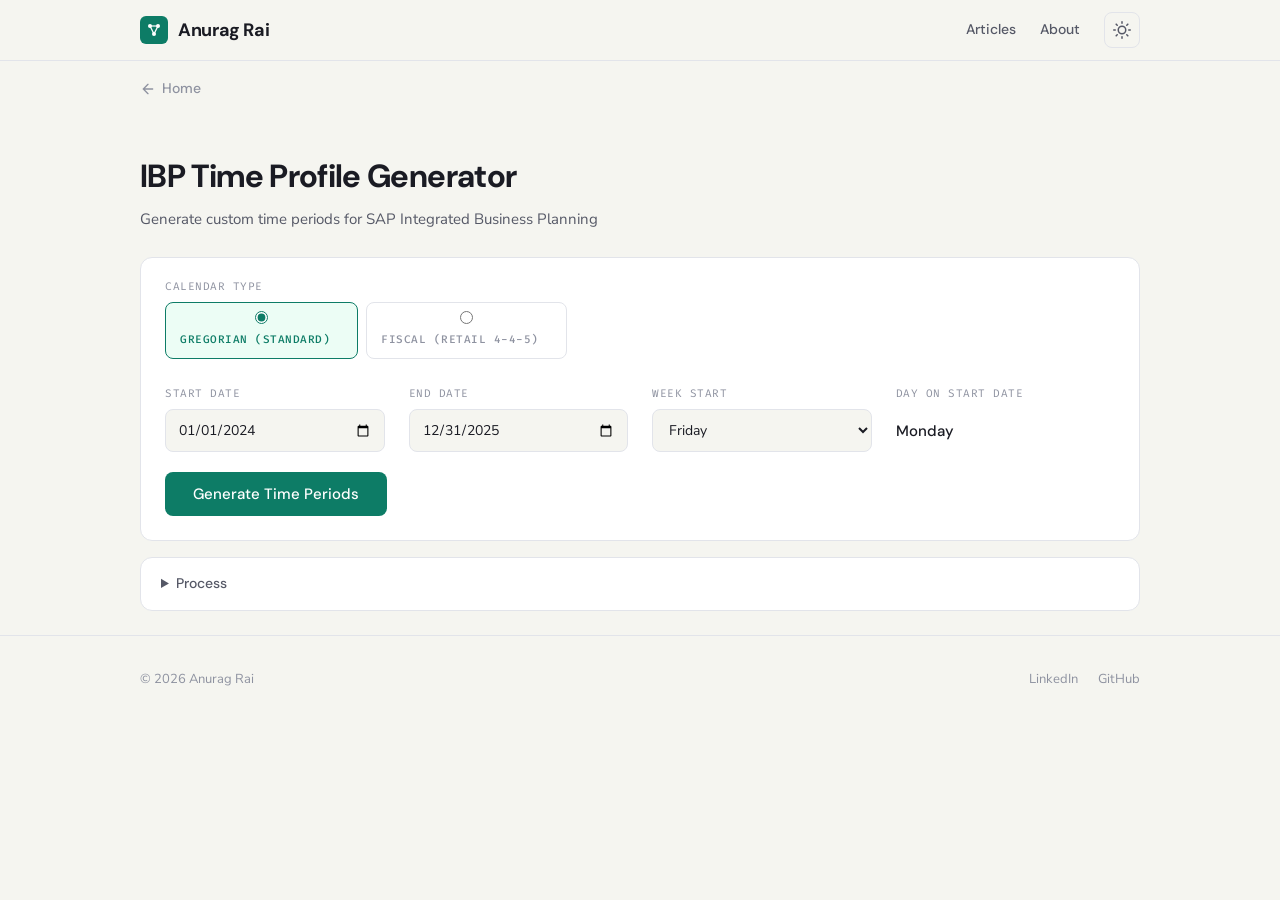
<file: tools/time-profile-generator.html>
<!DOCTYPE html>
<html lang="en">
<head>
<meta charset="UTF-8">
<meta name="viewport" content="width=device-width, initial-scale=1.0">
<title>IBP Time Profile Generator</title>
<meta name="description" content="Generate SAP IBP time profiles in your browser. Supports Gregorian and retail fiscal calendars.">
<link rel="stylesheet" href="https://fonts.googleapis.com/css2?family=DM+Sans:wght@400;500;700&family=Nunito+Sans:wght@400;600&family=Fira+Code:wght@400&display=swap">
<link rel="stylesheet" href="../css/style.css">
<style>
  .tool-container { max-width: var(--container); margin: 0 auto; }
  .tool-hero { padding-block: 32px 24px; }
  .tool-hero h1 {
    font-family: var(--font-heading);
    font-size: clamp(24px, 3.5vw, 32px);
    font-weight: 700;
    letter-spacing: -0.02em;
    margin-bottom: 4px;
  }
  .tool-hero p { color: var(--fg-secondary); font-size: 15px; }

  .config-panel {
    background: var(--surface);
    border: 1px solid var(--border);
    border-radius: var(--radius);
    padding: 20px 24px 24px;
    margin-bottom: 16px;
  }
  .config-grid {
    display: grid;
    grid-template-columns: repeat(auto-fit, minmax(180px, 1fr));
    gap: 20px 24px;
    margin-bottom: 20px;
  }
  .input-group label {
    display: block;
    font-family: var(--font-mono);
    font-size: 11px;
    text-transform: uppercase;
    letter-spacing: 0.5px;
    color: var(--fg-muted);
    margin-bottom: 6px;
  }
  .input-group input,
  .input-group select {
    width: 100%;
    padding: 10px 12px;
    font-size: 14px;
    font-family: var(--font-body);
    background: var(--bg);
    color: var(--fg);
    border: 1px solid var(--border);
    border-radius: var(--radius-sm);
    transition: border-color 0.2s;
  }
  .input-group input:focus,
  .input-group select:focus {
    outline: none;
    border-color: var(--accent);
    box-shadow: 0 0 0 3px var(--accent-light);
  }
  .day-display {
    font-family: var(--font-heading);
    font-weight: 500;
    font-size: 15px;
    padding-top: 10px;
    color: var(--fg);
  }

  .btn {
    font-family: var(--font-heading);
    font-weight: 500;
    font-size: 14px;
    border: none;
    border-radius: var(--radius-sm);
    padding: 10px 20px;
    cursor: pointer;
    transition: background 0.15s, transform 0.1s;
  }
  .btn:active { transform: scale(0.97); }
  .btn-generate { background: var(--accent); color: #fff; font-size: 15px; padding: 12px 28px; }
  .btn-generate:hover { background: var(--accent-hover); }
  .btn-download { background: var(--accent-secondary); color: #fff; }
  .btn-download:hover { opacity: 0.9; }
  .btn-copy { background: var(--surface); color: var(--fg-secondary); border: 1px solid var(--border); }
  .btn-copy:hover { background: var(--bg-alt); }

  .cal-toggle { display: flex; gap: 8px; flex-wrap: wrap; }
  .cal-radio {
    display: flex;
    align-items: center;
    gap: 6px;
    font-size: 14px;
    font-family: var(--font-heading);
    font-weight: 500;
    color: var(--fg-secondary);
    cursor: pointer;
    padding: 8px 14px;
    border: 1px solid var(--border);
    border-radius: var(--radius-sm);
    transition: all 0.15s;
  }
  .cal-radio:has(input:checked) { border-color: var(--accent); background: var(--accent-light); color: var(--accent); }
  .cal-radio input { margin: 0; accent-color: var(--accent); }

  .process-info {
    background: var(--surface);
    border: 1px solid var(--border);
    border-radius: var(--radius);
    padding: 14px 20px;
    margin-bottom: 24px;
    font-size: 14px;
  }
  .process-info summary {
    font-family: var(--font-heading);
    font-weight: 500;
    cursor: pointer;
    color: var(--fg-secondary);
  }
  .process-info ol { margin: 12px 0 0; padding-left: 20px; color: var(--fg-secondary); line-height: 1.7; }

  .results-header {
    display: flex;
    flex-wrap: wrap;
    align-items: center;
    justify-content: space-between;
    gap: 12px;
    margin-bottom: 12px;
  }
  .tabs { display: flex; flex-wrap: wrap; gap: 6px; }
  .tab {
    font-family: var(--font-mono);
    font-size: 12px;
    padding: 6px 14px;
    border: 1px solid var(--border);
    border-radius: 20px;
    background: var(--surface);
    color: var(--fg-secondary);
    cursor: pointer;
    transition: all 0.15s;
  }
  .tab:hover { border-color: var(--accent); color: var(--accent); }
  .tab.active { background: var(--accent); border-color: var(--accent); color: #fff; }
  .results-actions { display: flex; align-items: center; gap: 8px; flex-wrap: wrap; }
  .row-count { font-family: var(--font-mono); font-size: 12px; color: var(--fg-muted); }

  .summary-bar { display: flex; flex-wrap: wrap; gap: 8px; margin-bottom: 12px; }
  .summary-chip {
    font-family: var(--font-mono);
    font-size: 12px;
    padding: 4px 12px;
    border-radius: var(--radius-sm);
    background: var(--surface);
    border: 1px solid var(--border);
    color: var(--fg-secondary);
  }
  .summary-chip strong { color: var(--fg); font-weight: 700; }

  .table-wrapper {
    background: var(--surface);
    border: 1px solid var(--border);
    border-radius: var(--radius);
    overflow-x: auto;
    margin-bottom: 48px;
  }
  .data-table {
    width: 100%;
    border-collapse: collapse;
    font-size: 13px;
    font-variant-numeric: tabular-nums;
    min-width: 640px;
  }
  .data-table thead { position: sticky; top: 0; z-index: 1; }
  .data-table th {
    font-family: var(--font-mono);
    font-size: 11px;
    text-transform: uppercase;
    letter-spacing: 0.5px;
    color: var(--fg-muted);
    background: var(--bg-alt);
    text-align: left;
    padding: 10px 14px;
    border-bottom: 2px solid var(--border);
    white-space: nowrap;
  }
  .data-table td {
    padding: 8px 14px;
    border-bottom: 1px solid var(--border);
    white-space: nowrap;
    color: var(--fg-secondary);
  }
  .data-table tbody tr:nth-child(even) { background: var(--bg-alt); }
  .data-table tbody tr:hover { background: var(--accent-light); }

  .type-badge {
    display: inline-block;
    font-family: var(--font-mono);
    font-size: 10px;
    padding: 2px 8px;
    border-radius: 20px;
    text-transform: uppercase;
    letter-spacing: 0.3px;
  }
  .type-badge[data-level="1"] { background: color-mix(in srgb, #6366f1 15%, transparent); color: #6366f1; }
  .type-badge[data-level="2"] { background: color-mix(in srgb, #0891b2 15%, transparent); color: #0891b2; }
  .type-badge[data-level="3"] { background: color-mix(in srgb, #7c3aed 15%, transparent); color: #7c3aed; }
  .type-badge[data-level="4"] { background: color-mix(in srgb, #c2410c 15%, transparent); color: #c2410c; }
  .type-badge[data-level="5"] { background: color-mix(in srgb, #0d9488 15%, transparent); color: #0d9488; }
  .type-badge[data-level="6"] { background: color-mix(in srgb, #b45309 15%, transparent); color: #b45309; }

  .toast {
    position: fixed;
    bottom: 24px;
    left: 50%;
    transform: translateX(-50%) translateY(100%);
    background: var(--fg);
    color: var(--bg);
    font-family: var(--font-heading);
    font-weight: 500;
    font-size: 14px;
    padding: 10px 20px;
    border-radius: var(--radius);
    opacity: 0;
    transition: transform 0.3s, opacity 0.3s;
    z-index: 100;
    pointer-events: none;
  }
  .toast.show { transform: translateX(-50%) translateY(0); opacity: 1; }

  .mismatch-banner {
    background: color-mix(in srgb, #f59e0b 10%, var(--bg));
    border: 1px solid color-mix(in srgb, #f59e0b 40%, transparent);
    border-radius: var(--radius);
    padding: 16px 20px;
    margin-top: 12px;
    display: none;
    font-size: 14px;
    line-height: 1.6;
  }
  .mismatch-banner.visible { display: block; }
  .mismatch-banner .mismatch-title {
    font-family: var(--font-heading);
    font-weight: 600;
    color: #d97706;
    margin-bottom: 6px;
    display: flex;
    align-items: center;
    gap: 6px;
  }
  @media (prefers-color-scheme: dark) {
    :root:not([data-theme="light"]) .mismatch-banner .mismatch-title { color: #fbbf24; }
  }
  :root[data-theme="dark"] .mismatch-banner .mismatch-title { color: #fbbf24; }
  .mismatch-banner .mismatch-msg { color: var(--fg-muted); margin-bottom: 12px; }
  .mismatch-banner .mismatch-msg strong { color: var(--fg); }
  .mismatch-actions { display: flex; gap: 8px; flex-wrap: wrap; }
  .mismatch-actions button {
    font-family: var(--font-heading);
    font-size: 13px;
    font-weight: 600;
    padding: 8px 16px;
    border-radius: var(--radius);
    border: none;
    cursor: pointer;
    transition: opacity 0.15s;
  }
  .mismatch-actions button:hover { opacity: 0.85; }
  .mismatch-actions .btn-shift {
    background: var(--accent);
    color: #fff;
  }
  .mismatch-actions .btn-dismiss {
    background: color-mix(in srgb, var(--fg) 10%, transparent);
    color: var(--fg);
  }

  @media (max-width: 640px) {
    .tool-hero h1 { font-size: 22px; }
    .config-grid { grid-template-columns: 1fr 1fr; }
    .results-header { flex-direction: column; align-items: flex-start; }
  }
</style>
</head>
<body>

<header class="site-header">
  <div class="container">
    <a href="../" class="site-logo">
      <span class="logo-mark"><svg viewBox="0 0 16 16" fill="none"><circle cx="4" cy="4" r="2" fill="#fff"/><circle cx="12" cy="4" r="2" fill="#fff"/><circle cx="8" cy="12" r="2" fill="#fff"/><line x1="4" y1="4" x2="12" y2="4" stroke="#fff" stroke-width="1.2"/><line x1="4" y1="4" x2="8" y2="12" stroke="#fff" stroke-width="1.2"/><line x1="12" y1="4" x2="8" y2="12" stroke="#fff" stroke-width="1.2"/></svg></span>
      Anurag Rai
    </a>
    <div class="header-right">
      <nav class="site-nav">
        <a href="../#articles">Articles</a>
        <a href="../#about">About</a>
      </nav>
      <button class="theme-toggle" onclick="toggleTheme()" aria-label="Toggle theme">
        <svg class="icon-sun" viewBox="0 0 24 24" fill="none" stroke="currentColor" stroke-width="2" stroke-linecap="round"><circle cx="12" cy="12" r="5"/><path d="M12 1v2M12 21v2M4.22 4.22l1.42 1.42M18.36 18.36l1.42 1.42M1 12h2M21 12h2M4.22 19.78l1.42-1.42M18.36 5.64l1.42-1.42"/></svg>
        <svg class="icon-moon" viewBox="0 0 24 24" fill="none" stroke="currentColor" stroke-width="2" stroke-linecap="round"><path d="M21 12.79A9 9 0 1 1 11.21 3 7 7 0 0 0 21 12.79z"/></svg>
      </button>
    </div>
  </div>
</header>

<div class="container">
  <a href="../" class="back-link">
    <svg viewBox="0 0 24 24" fill="none" stroke="currentColor" stroke-width="2" stroke-linecap="round"><path d="M19 12H5M12 19l-7-7 7-7"/></svg>
    Home
  </a>

  <div class="tool-container">
    <div class="tool-hero">
      <h1>IBP Time Profile Generator</h1>
      <p>Generate custom time periods for SAP Integrated Business Planning</p>
    </div>

    <section class="config-panel">
      <div class="config-grid">
        <div class="input-group" style="grid-column: 1 / -1;">
          <label>Calendar type</label>
          <div class="cal-toggle">
            <label class="cal-radio"><input type="radio" name="calType" value="gregorian" checked><span>Gregorian (Standard)</span></label>
            <label class="cal-radio"><input type="radio" name="calType" value="fiscal"><span>Fiscal (Retail 4-4-5)</span></label>
          </div>
        </div>
        <div class="input-group">
          <label for="startDate">Start date</label>
          <input type="date" id="startDate" value="2024-01-01">
        </div>
        <div class="input-group">
          <label for="endDate">End date</label>
          <input type="date" id="endDate" value="2025-12-31">
        </div>
        <div class="input-group">
          <label for="weekStart">Week start</label>
          <select id="weekStart">
            <option value="1">Monday</option>
            <option value="2">Tuesday</option>
            <option value="3">Wednesday</option>
            <option value="4">Thursday</option>
            <option value="5" selected>Friday</option>
            <option value="6">Saturday</option>
            <option value="7">Sunday</option>
          </select>
        </div>
        <div class="input-group">
          <label>Day on start date</label>
          <div class="day-display" id="dayOnStart">Monday</div>
        </div>
        <div class="input-group fiscal-opt" hidden>
          <label for="fiscalPattern">Fiscal pattern</label>
          <select id="fiscalPattern">
            <option value="4-4-5">4 – 4 – 5</option>
            <option value="4-5-4">4 – 5 – 4</option>
            <option value="5-4-4">5 – 4 – 4</option>
          </select>
        </div>
        <div class="input-group fiscal-opt" hidden>
          <label for="fiscalPrefix">Month prefix</label>
          <input type="text" id="fiscalPrefix" maxlength="10" placeholder="blank = month names">
        </div>
      </div>
      <button class="btn btn-generate" id="generateBtn">Generate Time Periods</button>
      <div class="mismatch-banner" id="mismatchBanner">
        <div class="mismatch-title">
          <svg width="16" height="16" viewBox="0 0 16 16" fill="currentColor"><path d="M8 1a7 7 0 100 14A7 7 0 008 1zm0 11a1 1 0 110-2 1 1 0 010 2zm1-4a1 1 0 01-2 0V5a1 1 0 112 0v3z"/></svg>
          Week start mismatch
        </div>
        <div class="mismatch-msg" id="mismatchMsg"></div>
        <div class="mismatch-actions">
          <button class="btn-shift" id="shiftBtn"></button>
          <button class="btn-dismiss" id="dismissMismatch">I'll adjust manually</button>
        </div>
      </div>
    </section>

    <details class="process-info">
      <summary>Process</summary>
      <ol>
        <li>Select start date</li>
        <li>Select end date</li>
        <li>Select week start day</li>
        <li>Click Generate Time Periods</li>
        <li>Preview generated time periods below</li>
        <li>Download as CSV and update description formats as needed</li>
        <li>Upload into IBP</li>
      </ol>
    </details>

    <section id="results" hidden>
      <div class="results-header">
        <div class="tabs" id="tabs">
          <button class="tab active" data-level="all">All</button>
          <button class="tab" data-level="1">Day</button>
          <button class="tab" data-level="2">Tech Week</button>
          <button class="tab" data-level="3">Week</button>
          <button class="tab" data-level="4">Month</button>
          <button class="tab" data-level="5">Quarter</button>
          <button class="tab" data-level="6">Fiscal Year</button>
        </div>
        <div class="results-actions">
          <span class="row-count" id="rowCount"></span>
          <button class="btn btn-download" id="downloadBtn">Download CSV</button>
          <button class="btn btn-copy" id="copyBtn">Copy CSV</button>
        </div>
      </div>
      <div id="summaryBar" class="summary-bar"></div>
      <div class="table-wrapper">
        <table class="data-table">
          <thead>
            <tr><th>Type</th><th>Period ID</th><th>Start Date</th><th>End Date</th><th>Description</th><th>Days</th></tr>
          </thead>
          <tbody id="tableBody"></tbody>
        </table>
      </div>
    </section>
  </div>
</div>

<footer class="site-footer">
  <div class="container">
    <p>&copy; 2026 Anurag Rai</p>
    <div class="footer-links">
      <a href="https://www.linkedin.com/in/anurag-rai-42561b7a/" target="_blank" rel="noopener">LinkedIn</a>
      <a href="https://github.com/AnuragRaiSCMSolutions" target="_blank" rel="noopener">GitHub</a>
    </div>
  </div>
</footer>

<div class="toast" id="toast"></div>

<script>
function toggleTheme() {
  const root = document.documentElement;
  const current = root.getAttribute('data-theme');
  const prefersDark = window.matchMedia('(prefers-color-scheme: dark)').matches;
  let next;
  if (!current) next = prefersDark ? 'light' : 'dark';
  else if (current === 'dark') next = 'light';
  else next = 'dark';
  root.setAttribute('data-theme', next);
  try { localStorage.setItem('theme', next); } catch(e) {}
}
try {
  const saved = localStorage.getItem('theme');
  if (saved) document.documentElement.setAttribute('data-theme', saved);
} catch(e) {}

// Date Utilities
function parseDate(str) { const [y,m,d]=str.split('-').map(Number); return new Date(Date.UTC(y,m-1,d)); }
function addDays(date,n) { return new Date(date.getTime()+n*86400000); }
function daysDiff(a,b) { return Math.round((b.getTime()-a.getTime())/86400000); }
function endOfMonth(date) { return new Date(Date.UTC(date.getUTCFullYear(),date.getUTCMonth()+1,0)); }
function yr(d) { return d.getUTCFullYear(); }
function mo(d) { return d.getUTCMonth()+1; }
function weekdayMon1(d) { return ((d.getUTCDay()+6)%7)+1; }
function fmtDate(d) { return `${d.getUTCFullYear()}-${String(d.getUTCMonth()+1).padStart(2,'0')}-${String(d.getUTCDate()).padStart(2,'0')}`; }
function fmtDateDMY(d) { return `${String(d.getUTCDate()).padStart(2,'0')}/${String(d.getUTCMonth()+1).padStart(2,'0')}/${d.getUTCFullYear()}`; }
const MONTH_NAMES=['January','February','March','April','May','June','July','August','September','October','November','December'];
const DAY_NAMES=['Sunday','Monday','Tuesday','Wednesday','Thursday','Friday','Saturday'];
function dayName(d) { return DAY_NAMES[d.getUTCDay()]; }
const TYPE_NAMES={1:'Day',2:'Tech Week',3:'Week',4:'Month',5:'Quarter',6:'Fiscal Year'};

function generateDays(start,end) { const rows=[],total=daysDiff(start,end); for(let x=0;x<=total;x++){const d=addDays(start,x);rows.push({level:1,periodID:10001+x,startDate:fmtDate(d),endDate:fmtDate(d),description:fmtDateDMY(d),dayCount:1});}return rows; }

function generateTechWeeks(start,end,weekStartDay) {
  const rows=[],total=daysDiff(start,end);let z=1,periodID=0,ctr=0,rowedate=null;
  for(let y=0;y<=total;y++){const rowsdate=addDays(start,y);let desc;
    if(ctr>0){rowedate=addDays(rowedate,ctr);desc=`TW${z}b ${yr(addDays(rowsdate,-1))}`;ctr=0;}
    else{rowedate=addDays(start,y+6);desc=`TW${z} ${yr(rowsdate)}`;}
    if(mo(rowedate)>mo(rowsdate)||yr(rowedate)>yr(rowsdate)){rowedate=endOfMonth(rowsdate);ctr=7-daysDiff(rowsdate,rowedate)-1;desc=`TW${z}a ${yr(rowsdate)}`;}
    if(z===1&&yr(rowsdate)===yr(start)){const dc=weekdayMon1(start);if(dc<weekStartDay){rowedate=addDays(start,weekStartDay-dc-1);desc=`TW${z}b ${yr(rowsdate)}`;}else if(dc>weekStartDay){rowedate=addDays(start,7-dc);desc=`TW${z}b ${yr(rowsdate)}`;}}
    const span=daysDiff(rowsdate,rowedate);rows.push({level:2,periodID:20000+periodID,startDate:fmtDate(rowsdate),endDate:fmtDate(rowedate),description:desc,dayCount:span+1});
    y+=span;if(ctr===0)z++;if(mo(rowsdate)===mo(start)&&yr(rowsdate)>yr(start)&&z>50)z=1;periodID++;}return rows;
}

function generateWeeks(start,end) {
  const rows=[],total=daysDiff(start,end);let z=1,periodID=0;
  for(let y=0;y<=total;y++){const rowsdate=addDays(start,y);if(mo(rowsdate)===mo(start)&&yr(rowsdate)>yr(start)&&z>50)z=1;const rowedate=addDays(start,y+6);rows.push({level:3,periodID:30000+periodID,startDate:fmtDate(rowsdate),endDate:fmtDate(rowedate),description:`Wk${z} ${yr(rowsdate)}`,dayCount:7});y+=daysDiff(rowsdate,rowedate);z++;periodID++;}return rows;
}

function generateMonths(start,end) {
  const rows=[],total=daysDiff(start,end);let periodID=0;
  for(let y=0;y<=total;y++){const rowsdate=addDays(start,y),rowedate=endOfMonth(rowsdate);rows.push({level:4,periodID:40000+periodID,startDate:fmtDate(rowsdate),endDate:fmtDate(rowedate),description:`${MONTH_NAMES[mo(rowsdate)-1]} ${yr(rowsdate)}`,dayCount:daysDiff(rowsdate,rowedate)+1});y+=daysDiff(rowsdate,rowedate);periodID++;}return rows;
}

function generateQuarters(start,end) {
  const rows=[],total=daysDiff(start,end);let z=1,periodID=0;
  for(let y=0;y<=total;y++){const rowsdate=addDays(start,y);if(mo(rowsdate)===mo(start))z=1;const shifted=addDays(rowsdate,80),rowedate=endOfMonth(shifted);rows.push({level:5,periodID:50000+periodID,startDate:fmtDate(rowsdate),endDate:fmtDate(rowedate),description:`Quarter${z} ${yr(rowsdate)}`,dayCount:daysDiff(rowsdate,rowedate)+1});y+=daysDiff(rowsdate,rowedate);periodID++;z++;}return rows;
}

function generateFiscalYears(start,end) {
  const rows=[],total=daysDiff(start,end);let periodID=0;
  for(let y=0;y<=total;y++){const rowsdate=addDays(start,y),shifted=addDays(rowsdate,360),rowedate=endOfMonth(shifted);rows.push({level:6,periodID:60000+periodID,startDate:fmtDate(rowsdate),endDate:fmtDate(rowedate),description:`FY ${yr(rowsdate)}`,dayCount:daysDiff(rowsdate,rowedate)+1});y+=daysDiff(rowsdate,rowedate);periodID++;}return rows;
}

function parsePattern(str){return str.split('-').map(Number);}
function computeFiscalYears(startDate,endDate){const years=[];let fyStart=new Date(startDate.getTime()),accumulated=0;while(fyStart<=endDate){const nextAnniv=new Date(Date.UTC(fyStart.getUTCFullYear()+1,fyStart.getUTCMonth(),fyStart.getUTCDate()));if(nextAnniv.getUTCMonth()!==fyStart.getUTCMonth())nextAnniv.setTime(new Date(Date.UTC(fyStart.getUTCFullYear()+1,fyStart.getUTCMonth()+1,0)).getTime());const calDays=daysDiff(fyStart,nextAnniv);accumulated+=(calDays-364);let weeks;if(accumulated>=7){weeks=53;accumulated-=7;}else weeks=52;const fyEnd=addDays(fyStart,weeks*7-1);years.push({start:new Date(fyStart.getTime()),end:fyEnd,weeks});fyStart=addDays(fyEnd,1);}return years;}

function getFiscalMonthLabel(monthIndex,origStartMonth,prefix){if(prefix)return `${prefix}${String(monthIndex+1).padStart(2,'0')}`;return MONTH_NAMES[(origStartMonth+monthIndex)%12];}

function generateFiscalCalendar(startDate,endDate,weekStartDay,patternStr,prefix){
  const fiscalYears=computeFiscalYears(startDate,endDate),basePat=parsePattern(patternStr);
  const days=[],techWeeks=[],weeks=[],months=[],quarters=[],fyRows=[];
  let dayID=0,weekID=0,twID=0,monthID=0,qtrID=0,fyID=0;
  const origStartMonth=startDate.getUTCMonth();let fyYearCounter=startDate.getUTCFullYear();
  for(const fy of fiscalYears){const fyLabel=`FY${fyYearCounter}`;const fyDaySpan=daysDiff(fy.start,fy.end);
    for(let d=0;d<=fyDaySpan;d++){const day=addDays(fy.start,d);if(day>endDate)break;days.push({level:1,periodID:10001+dayID++,startDate:fmtDate(day),endDate:fmtDate(day),description:fmtDateDMY(day),dayCount:1});}
    const adjPattern=[];for(let q=0;q<4;q++)adjPattern.push(...basePat);if(fy.weeks===53)adjPattern[11]+=1;
    let weekPos=new Date(fy.start.getTime()),weekInYear=1;
    for(let q=0;q<4;q++){const qStart=new Date(weekPos.getTime());let qTotalDays=0;
      for(let m=0;m<3;m++){const mIdx=q*3+m,weeksInMonth=adjPattern[mIdx],mStart=new Date(weekPos.getTime());
        for(let w=0;w<weeksInMonth;w++){if(weekPos>endDate)break;const wEnd=addDays(weekPos,6);
          weeks.push({level:3,periodID:30001+weekID,startDate:fmtDate(weekPos),endDate:fmtDate(wEnd),description:`Wk${weekInYear} ${fyLabel}`,dayCount:7});
          techWeeks.push({level:2,periodID:20001+twID,startDate:fmtDate(weekPos),endDate:fmtDate(wEnd),description:`TW${weekInYear} ${fyLabel}`,dayCount:7});
          weekID++;twID++;weekInYear++;weekPos=addDays(wEnd,1);}
        const mDays=weeksInMonth*7,mEnd=addDays(mStart,mDays-1);
        if(mStart<=endDate){const mLabel=getFiscalMonthLabel(q*3+m,origStartMonth,prefix);months.push({level:4,periodID:40001+monthID++,startDate:fmtDate(mStart),endDate:fmtDate(mEnd),description:`${mLabel} ${fyLabel}`,dayCount:mDays});}
        qTotalDays+=mDays;}
      const qEnd=addDays(qStart,qTotalDays-1);if(qStart<=endDate)quarters.push({level:5,periodID:50001+qtrID++,startDate:fmtDate(qStart),endDate:fmtDate(qEnd),description:`Q${q+1} ${fyLabel}`,dayCount:qTotalDays});}
    fyRows.push({level:6,periodID:60001+fyID++,startDate:fmtDate(fy.start),endDate:fmtDate(fy.end),description:fyLabel,dayCount:fy.weeks*7});fyYearCounter++;}
  return [...days,...techWeeks,...weeks,...months,...quarters,...fyRows];
}

let allData=[],activeFilter='all';
function buildCSV(data){const header='Level,PeriodID,StartDate,EndDate,Description,DayCount';return header+'\n'+data.map(r=>`${r.level},${r.periodID},${r.startDate},${r.endDate},"${r.description}",${r.dayCount}`).join('\n');}
function getFilteredData(){if(activeFilter==='all')return allData;const lvl=parseInt(activeFilter);return allData.filter(r=>r.level===lvl);}
const $id=id=>document.getElementById(id);
function showToast(msg){const t=$id('toast');t.textContent=msg;t.classList.add('show');setTimeout(()=>t.classList.remove('show'),2200);}
function updateDayOnStart(){const val=$id('startDate').value;if(!val)return;$id('dayOnStart').textContent=dayName(parseDate(val));}

function renderTable(data){
  const tbody=$id('tableBody');
  if(!data.length){tbody.innerHTML='<tr><td colspan="6" style="text-align:center;padding:2rem;color:var(--fg-muted)">No data</td></tr>';return;}
  tbody.innerHTML=data.map(r=>`<tr><td><span class="type-badge" data-level="${r.level}">${TYPE_NAMES[r.level]}</span></td><td>${r.periodID}</td><td>${r.startDate}</td><td>${r.endDate}</td><td>${r.description}</td><td>${r.dayCount}</td></tr>`).join('');
}
function updateView(){const filtered=getFilteredData();renderTable(filtered);const total=allData.length,shown=filtered.length;$id('rowCount').textContent=activeFilter==='all'?`${total.toLocaleString()} rows`:`${shown.toLocaleString()} of ${total.toLocaleString()} rows`;}
function renderSummary(){const counts={};allData.forEach(r=>{counts[r.level]=(counts[r.level]||0)+1;});$id('summaryBar').innerHTML=Object.entries(TYPE_NAMES).map(([lvl,name])=>{const c=counts[lvl]||0;return `<span class="summary-chip"><strong>${c.toLocaleString()}</strong> ${name}${c!==1?'s':''}</span>`;}).join('');}

function hideMismatch(){$id('mismatchBanner').classList.remove('visible');}

function nearestMatchingDay(start,targetDay){
  const current=weekdayMon1(start);
  if(current===targetDay)return null;
  const back=(current-targetDay+7)%7,fwd=(targetDay-current+7)%7;
  return fwd<=back?addDays(start,fwd):addDays(start,-back);
}

function showMismatchBanner(start,weekStart){
  const DAY_LABELS={1:'Monday',2:'Tuesday',3:'Wednesday',4:'Thursday',5:'Friday',6:'Saturday',7:'Sunday'};
  const nearest=nearestMatchingDay(start,weekStart);
  const currentDay=DAY_LABELS[weekdayMon1(start)],targetDay=DAY_LABELS[weekStart];
  $id('mismatchMsg').innerHTML=`Start date <strong>${fmtDate(start)}</strong> falls on <strong>${currentDay}</strong>, but fiscal week start is set to <strong>${targetDay}</strong>. Fiscal weeks require the start date to fall on the week start day.`;
  $id('shiftBtn').textContent=`Shift to ${fmtDate(nearest)} (${targetDay})`;
  $id('shiftBtn').onclick=function(){$id('startDate').value=fmtDate(nearest);updateDayOnStart();hideMismatch();generate();};
  $id('mismatchBanner').classList.add('visible');
}

function generate(){
  hideMismatch();
  const startStr=$id('startDate').value,endStr=$id('endDate').value,weekStart=parseInt($id('weekStart').value);
  if(!startStr||!endStr){showToast('Select both dates');return;}
  const start=parseDate(startStr),end=parseDate(endStr);
  if(end<start){showToast('End must be after start');return;}
  if(daysDiff(start,end)>20000){showToast('Range too large (max ~55 years)');return;}
  const calType=document.querySelector('input[name="calType"]:checked').value;
  if(calType==='fiscal'&&weekdayMon1(start)!==weekStart){showMismatchBanner(start,weekStart);return;}
  if(calType==='fiscal'){allData=generateFiscalCalendar(start,end,weekStart,$id('fiscalPattern').value,$id('fiscalPrefix').value.trim());}
  else{allData=[...generateDays(start,end),...generateTechWeeks(start,end,weekStart),...generateWeeks(start,end),...generateMonths(start,end),...generateQuarters(start,end),...generateFiscalYears(start,end)];}
  activeFilter='all';document.querySelectorAll('.tab').forEach(t=>t.classList.toggle('active',t.dataset.level==='all'));
  $id('results').hidden=false;renderSummary();updateView();showToast(`Generated ${allData.length.toLocaleString()} periods`);
}

function downloadCSV(){const csv=buildCSV(allData),blob=new Blob([csv],{type:'text/csv;charset=utf-8;'}),url=URL.createObjectURL(blob),a=document.createElement('a');a.href=url;a.download='time_profile.csv';document.body.appendChild(a);a.click();document.body.removeChild(a);URL.revokeObjectURL(url);showToast('CSV downloaded');}
function copyCSV(){try{navigator.clipboard.writeText(buildCSV(allData)).then(()=>showToast('Copied to clipboard'),()=>showToast('Copy failed'));}catch{showToast('Copy not supported');}}

$id('startDate').addEventListener('change',updateDayOnStart);
document.querySelectorAll('input[name="calType"]').forEach(radio=>{radio.addEventListener('change',()=>{const isFiscal=document.querySelector('input[name="calType"]:checked').value==='fiscal';document.querySelectorAll('.fiscal-opt').forEach(el=>el.hidden=!isFiscal);});});
$id('generateBtn').addEventListener('click',generate);
$id('dismissMismatch').addEventListener('click',hideMismatch);
$id('downloadBtn').addEventListener('click',downloadCSV);
$id('copyBtn').addEventListener('click',copyCSV);
$id('tabs').addEventListener('click',e=>{const tab=e.target.closest('.tab');if(!tab)return;document.querySelectorAll('.tab').forEach(t=>t.classList.remove('active'));tab.classList.add('active');activeFilter=tab.dataset.level;updateView();});
updateDayOnStart();
</script>

</body>
</html>
</file>
<file: css/style.css>
/* ═══════════════════════════════════════════
   Anurag Rai — Interactive Systems Architect
   Design System v2.0
   ═══════════════════════════════════════════ */

/* ── Tokens ── */
:root {
  --bg: #F5F5F0;
  --bg-alt: #EEEEE8;
  --surface: #FFFFFF;
  --fg: #1A1B23;
  --fg-secondary: #555866;
  --fg-muted: #8E92A0;
  --accent: #0D7C66;
  --accent-hover: #0A6352;
  --accent-light: #ECFDF5;
  --accent-secondary: #6366F1;
  --accent-secondary-light: #EEF2FF;
  --border: #E2E4EA;
  --border-strong: #C8CBD3;
  --hero-bg: #0F1117;
  --hero-fg: #E2E4EA;
  --hero-accent: #34D399;
  --hero-muted: rgba(226,228,234,0.5);
  --code-bg: #F0F0EC;
  --tag-green: #0D7C66;
  --tag-green-bg: #ECFDF5;
  --tag-blue: #2563EB;
  --tag-blue-bg: #EFF6FF;
  --tag-purple: #6366F1;
  --tag-purple-bg: #EEF2FF;
  --shadow-card: 0 1px 3px rgba(0,0,0,0.04), 0 1px 2px rgba(0,0,0,0.03);
  --shadow-card-hover: 0 8px 24px rgba(0,0,0,0.08), 0 2px 8px rgba(0,0,0,0.04);
  --font-heading: 'DM Sans', system-ui, -apple-system, sans-serif;
  --font-body: 'Nunito Sans', system-ui, -apple-system, sans-serif;
  --font-mono: 'Fira Code', 'SF Mono', Consolas, monospace;
  --container: 1040px;
  --radius: 12px;
  --radius-sm: 8px;
  --transition: 0.2s ease;
}

@media (prefers-color-scheme: dark) {
  :root:not([data-theme="light"]) {
    --bg: #0F1117;
    --bg-alt: #141620;
    --surface: #181B24;
    --fg: #E2E4EA;
    --fg-secondary: #9499A8;
    --fg-muted: #555866;
    --accent: #34D399;
    --accent-hover: #4AE0A8;
    --accent-light: #0D2818;
    --accent-secondary: #818CF8;
    --accent-secondary-light: #1E1B4B;
    --border: #252830;
    --border-strong: #353840;
    --hero-bg: #080A0F;
    --hero-fg: #E2E4EA;
    --hero-accent: #6EE7B7;
    --hero-muted: rgba(226,228,234,0.4);
    --code-bg: #1E2028;
    --tag-green: #34D399;
    --tag-green-bg: #0D2818;
    --tag-blue: #60A5FA;
    --tag-blue-bg: #172554;
    --tag-purple: #818CF8;
    --tag-purple-bg: #1E1B4B;
    --shadow-card: 0 1px 3px rgba(0,0,0,0.2), 0 1px 2px rgba(0,0,0,0.15);
    --shadow-card-hover: 0 8px 24px rgba(0,0,0,0.3), 0 2px 8px rgba(0,0,0,0.2);
    color-scheme: dark;
  }
}

:root[data-theme="dark"] {
  --bg: #0F1117;
  --bg-alt: #141620;
  --surface: #181B24;
  --fg: #E2E4EA;
  --fg-secondary: #9499A8;
  --fg-muted: #555866;
  --accent: #34D399;
  --accent-hover: #4AE0A8;
  --accent-light: #0D2818;
  --accent-secondary: #818CF8;
  --accent-secondary-light: #1E1B4B;
  --border: #252830;
  --border-strong: #353840;
  --hero-bg: #080A0F;
  --hero-fg: #E2E4EA;
  --hero-accent: #6EE7B7;
  --hero-muted: rgba(226,228,234,0.4);
  --code-bg: #1E2028;
  --tag-green: #34D399;
  --tag-green-bg: #0D2818;
  --tag-blue: #60A5FA;
  --tag-blue-bg: #172554;
  --tag-purple: #818CF8;
  --tag-purple-bg: #1E1B4B;
  --shadow-card: 0 1px 3px rgba(0,0,0,0.2), 0 1px 2px rgba(0,0,0,0.15);
  --shadow-card-hover: 0 8px 24px rgba(0,0,0,0.3), 0 2px 8px rgba(0,0,0,0.2);
  color-scheme: dark;
}

/* ── Reset ── */
*, *::before, *::after { box-sizing: border-box; margin: 0; padding: 0; }
body {
  font-family: var(--font-body);
  background: var(--bg);
  color: var(--fg);
  line-height: 1.7;
  font-size: 16px;
  -webkit-font-smoothing: antialiased;
  -moz-osx-font-smoothing: grayscale;
  transition: background var(--transition), color var(--transition);
}
a { color: inherit; text-decoration: none; }
img { max-width: 100%; display: block; }
button { font-family: inherit; cursor: pointer; }

/* ── Layout ── */
.container {
  max-width: var(--container);
  margin: 0 auto;
  padding-left: max(20px, env(safe-area-inset-left, 0px));
  padding-right: max(20px, env(safe-area-inset-right, 0px));
}

/* ── Header ── */
.site-header {
  position: sticky;
  top: 0;
  z-index: 100;
  background: var(--bg);
  border-bottom: 1px solid var(--border);
  backdrop-filter: blur(16px);
  -webkit-backdrop-filter: blur(16px);
  transition: background var(--transition), border-color var(--transition);
}
.site-header .container {
  display: flex;
  align-items: center;
  justify-content: space-between;
  height: 60px;
}
.site-logo {
  font-family: var(--font-heading);
  font-size: 18px;
  font-weight: 700;
  letter-spacing: -0.02em;
  display: flex;
  align-items: center;
  gap: 10px;
}
.logo-mark {
  width: 28px;
  height: 28px;
  background: var(--accent);
  border-radius: 6px;
  display: flex;
  align-items: center;
  justify-content: center;
}
.logo-mark svg { width: 16px; height: 16px; }
.header-right {
  display: flex;
  align-items: center;
  gap: 24px;
}
.site-nav {
  display: flex;
  gap: 24px;
}
.site-nav a {
  font-family: var(--font-heading);
  font-size: 14px;
  font-weight: 500;
  color: var(--fg-secondary);
  transition: color var(--transition);
  position: relative;
}
.site-nav a:hover { color: var(--accent); }
.theme-toggle {
  width: 36px;
  height: 36px;
  border-radius: var(--radius-sm);
  border: 1px solid var(--border);
  background: transparent;
  color: var(--fg-secondary);
  display: flex;
  align-items: center;
  justify-content: center;
  transition: border-color var(--transition), color var(--transition), background var(--transition);
}
.theme-toggle:hover {
  border-color: var(--border-strong);
  color: var(--fg);
  background: var(--bg-alt);
}
.theme-toggle svg { width: 18px; height: 18px; }
.theme-toggle .icon-moon { display: none; }
:root[data-theme="dark"] .theme-toggle .icon-sun { display: none; }
:root[data-theme="dark"] .theme-toggle .icon-moon { display: block; }
@media (prefers-color-scheme: dark) {
  :root:not([data-theme="light"]) .theme-toggle .icon-sun { display: none; }
  :root:not([data-theme="light"]) .theme-toggle .icon-moon { display: block; }
}

/* ── Hero ── */
.hero {
  background: var(--hero-bg);
  color: var(--hero-fg);
  padding-block: 80px 72px;
  position: relative;
  overflow: hidden;
  transition: background var(--transition);
}
.hero::before {
  content: '';
  position: absolute;
  inset: 0;
  background-image: radial-gradient(circle, rgba(52,211,153,0.12) 1px, transparent 1px);
  background-size: 24px 24px;
  pointer-events: none;
}
.hero .container { position: relative; z-index: 1; }
.hero-label {
  font-family: var(--font-mono);
  font-size: 13px;
  font-weight: 400;
  letter-spacing: 0.5px;
  color: var(--hero-accent);
  opacity: 0.8;
  margin-bottom: 16px;
}
.hero h1 {
  font-family: var(--font-heading);
  font-size: clamp(40px, 5vw, 56px);
  font-weight: 700;
  line-height: 1.1;
  margin-bottom: 20px;
  letter-spacing: -0.03em;
}
.hero-tagline {
  font-family: var(--font-heading);
  font-size: clamp(18px, 2.5vw, 24px);
  font-weight: 400;
  line-height: 1.5;
  margin-bottom: 24px;
}
.hero-tagline .accent { color: var(--hero-accent); }
.hero-sub {
  font-size: 16px;
  line-height: 1.75;
  color: var(--hero-muted);
  max-width: 600px;
}

/* ── Sections ── */
.section {
  padding-block: 72px;
  transition: background var(--transition);
}
.section-alt {
  background: var(--bg-alt);
}
.section-header {
  display: flex;
  align-items: baseline;
  justify-content: space-between;
  margin-bottom: 36px;
}
.section-header h2 {
  font-family: var(--font-heading);
  font-size: 28px;
  font-weight: 700;
  letter-spacing: -0.02em;
}
.section-header .section-count {
  font-family: var(--font-mono);
  font-size: 13px;
  color: var(--fg-muted);
}

/* ── Cards ── */
.card-grid {
  display: grid;
  gap: 20px;
}
.card-grid-2 {
  grid-template-columns: repeat(auto-fill, minmax(min(100%, 440px), 1fr));
}
.card {
  display: flex;
  flex-direction: column;
  background: var(--surface);
  border: 1px solid var(--border);
  border-radius: var(--radius);
  overflow: hidden;
  transition: border-color var(--transition), box-shadow var(--transition), transform var(--transition);
  box-shadow: var(--shadow-card);
}
.card:hover {
  border-color: var(--accent);
  box-shadow: var(--shadow-card-hover);
  transform: translateY(-2px);
}
.card-preview {
  height: 160px;
  background: var(--bg-alt);
  border-bottom: 1px solid var(--border);
  display: flex;
  align-items: center;
  justify-content: center;
  overflow: hidden;
  position: relative;
  transition: background var(--transition);
}
.card-preview svg {
  width: 100%;
  height: 100%;
  opacity: 0.7;
}
.card:hover .card-preview svg { opacity: 1; }
.card-body {
  padding: 24px;
  display: flex;
  flex-direction: column;
  flex-grow: 1;
}
.card-tag {
  display: inline-block;
  font-family: var(--font-mono);
  font-size: 11px;
  font-weight: 400;
  letter-spacing: 0.5px;
  text-transform: uppercase;
  padding: 4px 10px;
  border-radius: var(--radius-sm);
  margin-bottom: 14px;
  align-self: flex-start;
}
.tag-sap {
  color: var(--tag-blue);
  background: var(--tag-blue-bg);
}
.tag-tool {
  color: var(--tag-green);
  background: var(--tag-green-bg);
}
.tag-series {
  color: var(--tag-purple);
  background: var(--tag-purple-bg);
}
.card h3 {
  font-family: var(--font-heading);
  font-size: 20px;
  font-weight: 700;
  line-height: 1.3;
  margin-bottom: 10px;
  letter-spacing: -0.01em;
}
.card p {
  font-size: 15px;
  color: var(--fg-secondary);
  line-height: 1.65;
  flex-grow: 1;
}
.card-meta {
  display: flex;
  align-items: center;
  gap: 12px;
  font-family: var(--font-mono);
  font-size: 12px;
  color: var(--fg-muted);
  margin-top: 16px;
  padding-top: 16px;
  border-top: 1px solid var(--border);
}
.card-meta-dot::before {
  content: '\00B7';
  margin-right: 0;
}

/* ── About ── */
.about-content {
  max-width: 640px;
}
.about-content p {
  font-size: 16px;
  color: var(--fg-secondary);
  margin-bottom: 16px;
  line-height: 1.75;
}
.about-content strong {
  color: var(--fg);
  font-weight: 600;
}
.connect-links {
  display: flex;
  gap: 12px;
  margin-top: 28px;
}
.connect-btn {
  display: inline-flex;
  align-items: center;
  gap: 8px;
  font-family: var(--font-heading);
  font-size: 14px;
  font-weight: 500;
  padding: 10px 24px;
  border-radius: var(--radius-sm);
  border: 1px solid var(--border);
  color: var(--fg);
  transition: border-color var(--transition), background var(--transition), color var(--transition);
}
.connect-btn:hover {
  border-color: var(--accent);
  background: var(--accent-light);
  color: var(--accent);
}
.connect-btn svg { width: 16px; height: 16px; }

/* ── Footer ── */
.site-footer {
  border-top: 1px solid var(--border);
  padding-block: 32px;
  transition: border-color var(--transition);
}
.site-footer .container {
  display: flex;
  align-items: center;
  justify-content: space-between;
}
.site-footer p {
  font-size: 13px;
  color: var(--fg-muted);
}
.footer-links {
  display: flex;
  gap: 20px;
}
.footer-links a {
  font-size: 13px;
  color: var(--fg-muted);
  transition: color var(--transition);
}
.footer-links a:hover { color: var(--accent); }

/* ── Article Page ── */
.article-hero {
  padding-block: 48px 40px;
  border-bottom: 1px solid var(--border);
}
.article-kicker {
  font-family: var(--font-mono);
  font-size: 12px;
  color: var(--accent);
  text-transform: uppercase;
  letter-spacing: 0.5px;
  margin-bottom: 12px;
}
.article-hero h1 {
  font-family: var(--font-heading);
  font-size: clamp(28px, 4vw, 40px);
  font-weight: 700;
  line-height: 1.2;
  letter-spacing: -0.02em;
  margin-bottom: 12px;
}
.article-hero .subtitle {
  font-size: 18px;
  color: var(--fg-secondary);
  line-height: 1.6;
  max-width: 640px;
}
.article-meta {
  display: flex;
  align-items: center;
  gap: 16px;
  margin-top: 20px;
  font-size: 14px;
  color: var(--fg-muted);
}
.article-meta .author {
  display: flex;
  align-items: center;
  gap: 8px;
  color: var(--fg-secondary);
  font-weight: 600;
}
.avatar {
  width: 32px;
  height: 32px;
  border-radius: 50%;
  background: var(--accent);
  color: #fff;
  display: flex;
  align-items: center;
  justify-content: center;
  font-family: var(--font-heading);
  font-size: 13px;
  font-weight: 700;
}
.article-meta .sep { color: var(--border-strong); }

/* Article layout with sidebar */
.article-layout {
  display: grid;
  grid-template-columns: minmax(0, 1fr) 260px;
  gap: 48px;
  padding-block: 48px;
  align-items: start;
}
.article-content {
  min-width: 0;
}
.article-content h2 {
  font-family: var(--font-heading);
  font-size: 24px;
  font-weight: 700;
  letter-spacing: -0.02em;
  margin-top: 48px;
  margin-bottom: 16px;
  padding-top: 24px;
  border-top: 1px solid var(--border);
}
.article-content h2:first-child {
  margin-top: 0;
  padding-top: 0;
  border-top: none;
}
.article-content h3 {
  font-family: var(--font-heading);
  font-size: 18px;
  font-weight: 700;
  margin-top: 32px;
  margin-bottom: 12px;
}
.article-content p {
  margin-bottom: 16px;
  color: var(--fg-secondary);
  line-height: 1.75;
}
.article-content ul, .article-content ol {
  margin-bottom: 16px;
  padding-left: 24px;
  color: var(--fg-secondary);
}
.article-content li {
  margin-bottom: 8px;
  line-height: 1.7;
}
.article-content code {
  font-family: var(--font-mono);
  font-size: 14px;
  background: var(--code-bg);
  padding: 2px 6px;
  border-radius: 4px;
}
.article-content a {
  color: var(--accent);
  text-decoration: underline;
  text-decoration-color: var(--accent-light);
  text-underline-offset: 2px;
  transition: text-decoration-color var(--transition);
}
.article-content a:hover {
  text-decoration-color: var(--accent);
}
.article-content strong {
  color: var(--fg);
  font-weight: 600;
}

/* Sidebar TOC */
.article-sidebar {
  position: sticky;
  top: 80px;
}
.toc {
  padding: 20px;
  background: var(--surface);
  border: 1px solid var(--border);
  border-radius: var(--radius);
}
.toc-title {
  font-family: var(--font-mono);
  font-size: 11px;
  font-weight: 400;
  text-transform: uppercase;
  letter-spacing: 1px;
  color: var(--fg-muted);
  margin-bottom: 12px;
}
.toc a {
  display: block;
  font-size: 13px;
  color: var(--fg-secondary);
  padding: 6px 0;
  border-left: 2px solid transparent;
  padding-left: 12px;
  transition: color var(--transition), border-color var(--transition);
}
.toc a:hover {
  color: var(--accent);
}
.toc a.active {
  color: var(--accent);
  border-left-color: var(--accent);
  font-weight: 600;
}

/* Callouts */
.callout {
  padding: 20px 24px;
  border-radius: var(--radius);
  margin-bottom: 20px;
  font-size: 15px;
  line-height: 1.7;
}
.callout-warning {
  background: #FEF3C7;
  border-left: 3px solid #F59E0B;
  color: #92400E;
}
.callout-success {
  background: var(--accent-light);
  border-left: 3px solid var(--accent);
  color: var(--accent);
}
.callout-info {
  background: var(--tag-blue-bg);
  border-left: 3px solid var(--tag-blue);
  color: var(--tag-blue);
}
@media (prefers-color-scheme: dark) {
  :root:not([data-theme="light"]) .callout-warning {
    background: #422006;
    color: #FCD34D;
  }
}
:root[data-theme="dark"] .callout-warning {
  background: #422006;
  color: #FCD34D;
}

/* Interactive widget containers */
.widget {
  background: var(--surface);
  border: 1px solid var(--border);
  border-radius: var(--radius);
  margin: 24px 0;
  overflow: hidden;
  transition: border-color var(--transition);
}
.widget-header {
  display: flex;
  align-items: center;
  gap: 8px;
  padding: 12px 20px;
  background: var(--bg-alt);
  border-bottom: 1px solid var(--border);
  font-family: var(--font-mono);
  font-size: 12px;
  color: var(--fg-muted);
  text-transform: uppercase;
  letter-spacing: 0.5px;
}
.widget-header .dot {
  width: 8px;
  height: 8px;
  border-radius: 50%;
  background: var(--accent);
  animation: pulse 2s ease-in-out infinite;
}
@keyframes pulse {
  0%, 100% { opacity: 1; }
  50% { opacity: 0.4; }
}
.widget-body {
  padding: 20px;
}

/* Tables */
.article-content table {
  width: 100%;
  border-collapse: collapse;
  margin-bottom: 20px;
  font-size: 14px;
}
.article-content th {
  font-family: var(--font-heading);
  font-weight: 500;
  text-align: left;
  padding: 10px 14px;
  background: var(--bg-alt);
  border-bottom: 2px solid var(--border);
  color: var(--fg);
}
.article-content td {
  padding: 10px 14px;
  border-bottom: 1px solid var(--border);
  color: var(--fg-secondary);
}
.article-content tr:hover td {
  background: var(--bg-alt);
}

/* Tags in articles */
.article-tags {
  display: flex;
  flex-wrap: wrap;
  gap: 8px;
  margin-top: 32px;
  padding-top: 24px;
  border-top: 1px solid var(--border);
}
.article-tags span {
  font-family: var(--font-mono);
  font-size: 12px;
  color: var(--fg-muted);
  background: var(--bg-alt);
  padding: 4px 12px;
  border-radius: 20px;
}

/* Back link */
.back-link {
  display: inline-flex;
  align-items: center;
  gap: 6px;
  font-family: var(--font-heading);
  font-size: 14px;
  font-weight: 500;
  color: var(--fg-muted);
  padding: 16px 0;
  transition: color var(--transition);
}
.back-link:hover { color: var(--accent); }
.back-link svg { width: 16px; height: 16px; }

/* ── Responsive ── */
@media (max-width: 900px) {
  .article-layout {
    grid-template-columns: 1fr;
    gap: 0;
  }
  .article-sidebar {
    position: static;
    order: -1;
    margin-bottom: 32px;
  }
}
@media (max-width: 640px) {
  .hero { padding-block: 56px 48px; }
  .section { padding-block: 48px; }
  .site-nav { gap: 16px; }
  .site-nav a { font-size: 13px; }
  .card-body { padding: 20px; }
  .card-preview { height: 120px; }
  .site-footer .container {
    flex-direction: column;
    gap: 12px;
    text-align: center;
  }
  .header-right { gap: 16px; }
  .connect-links { flex-direction: column; }
}
</file>
